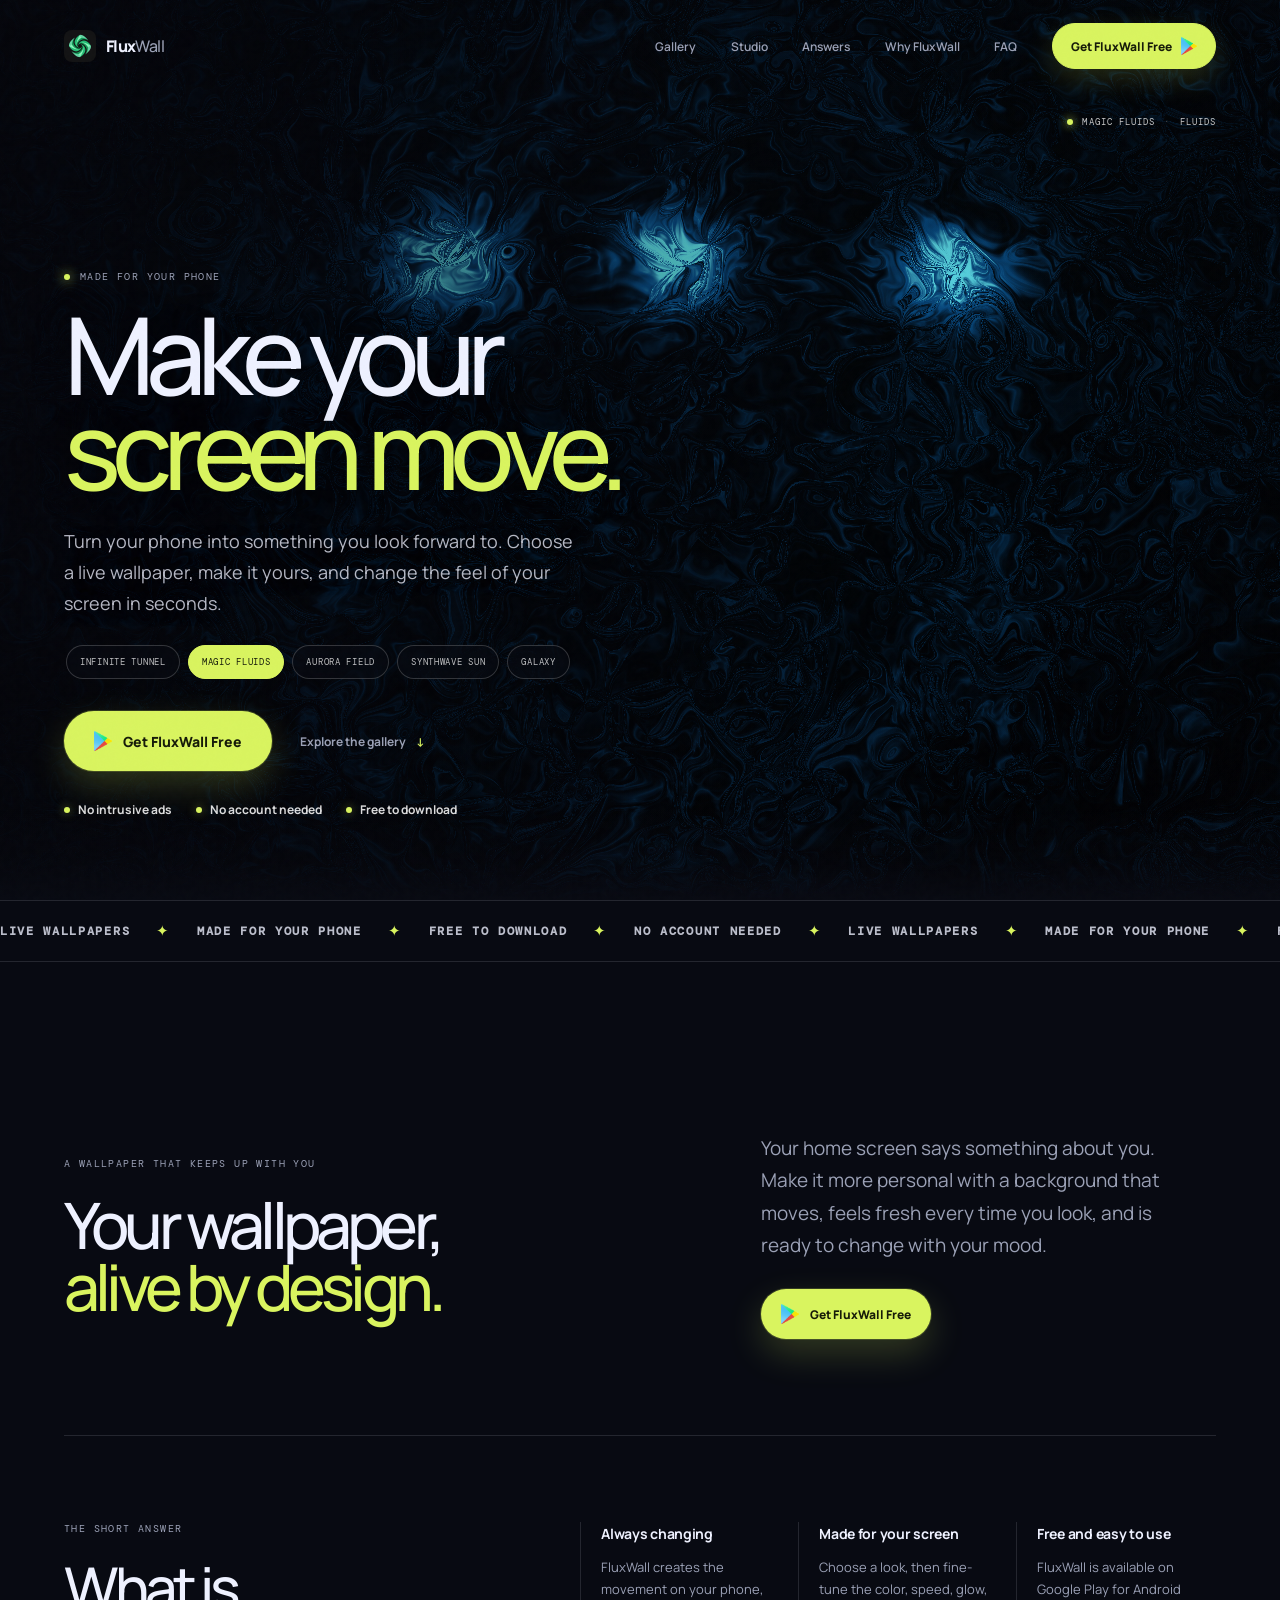
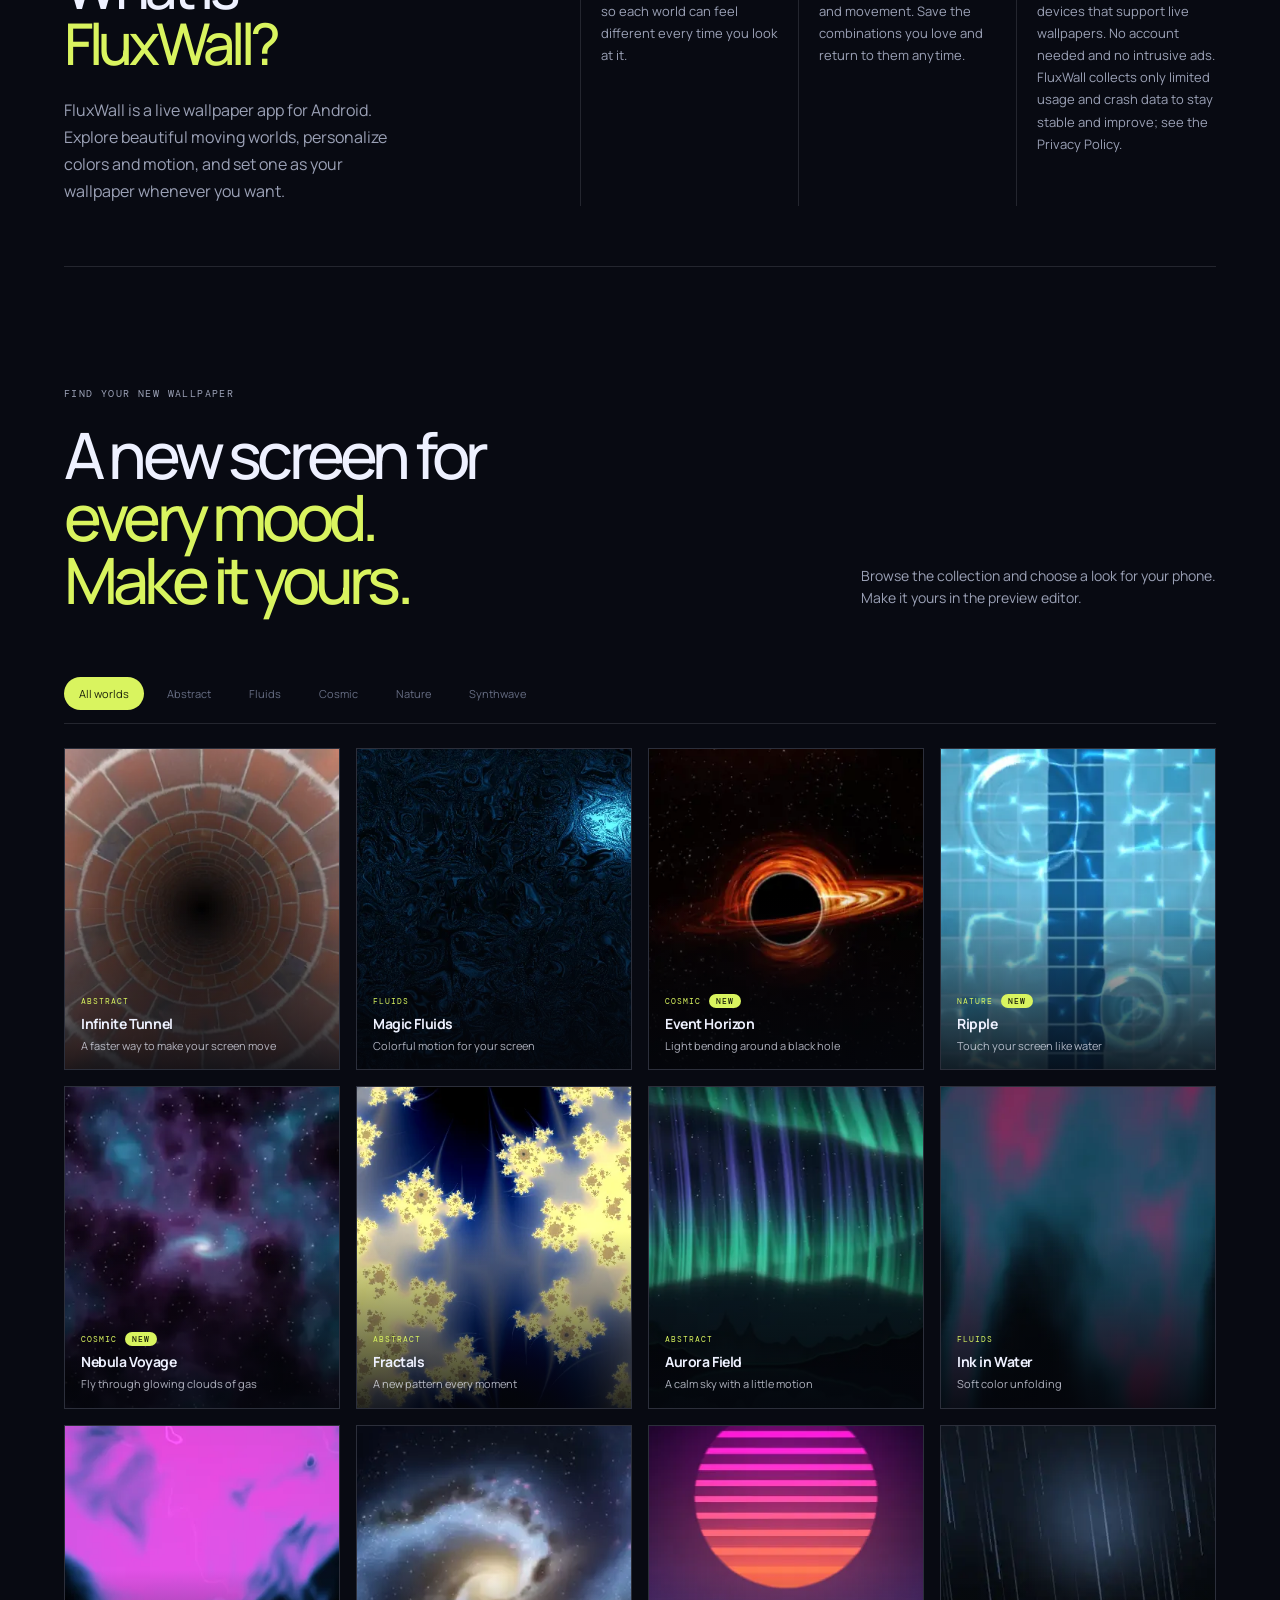
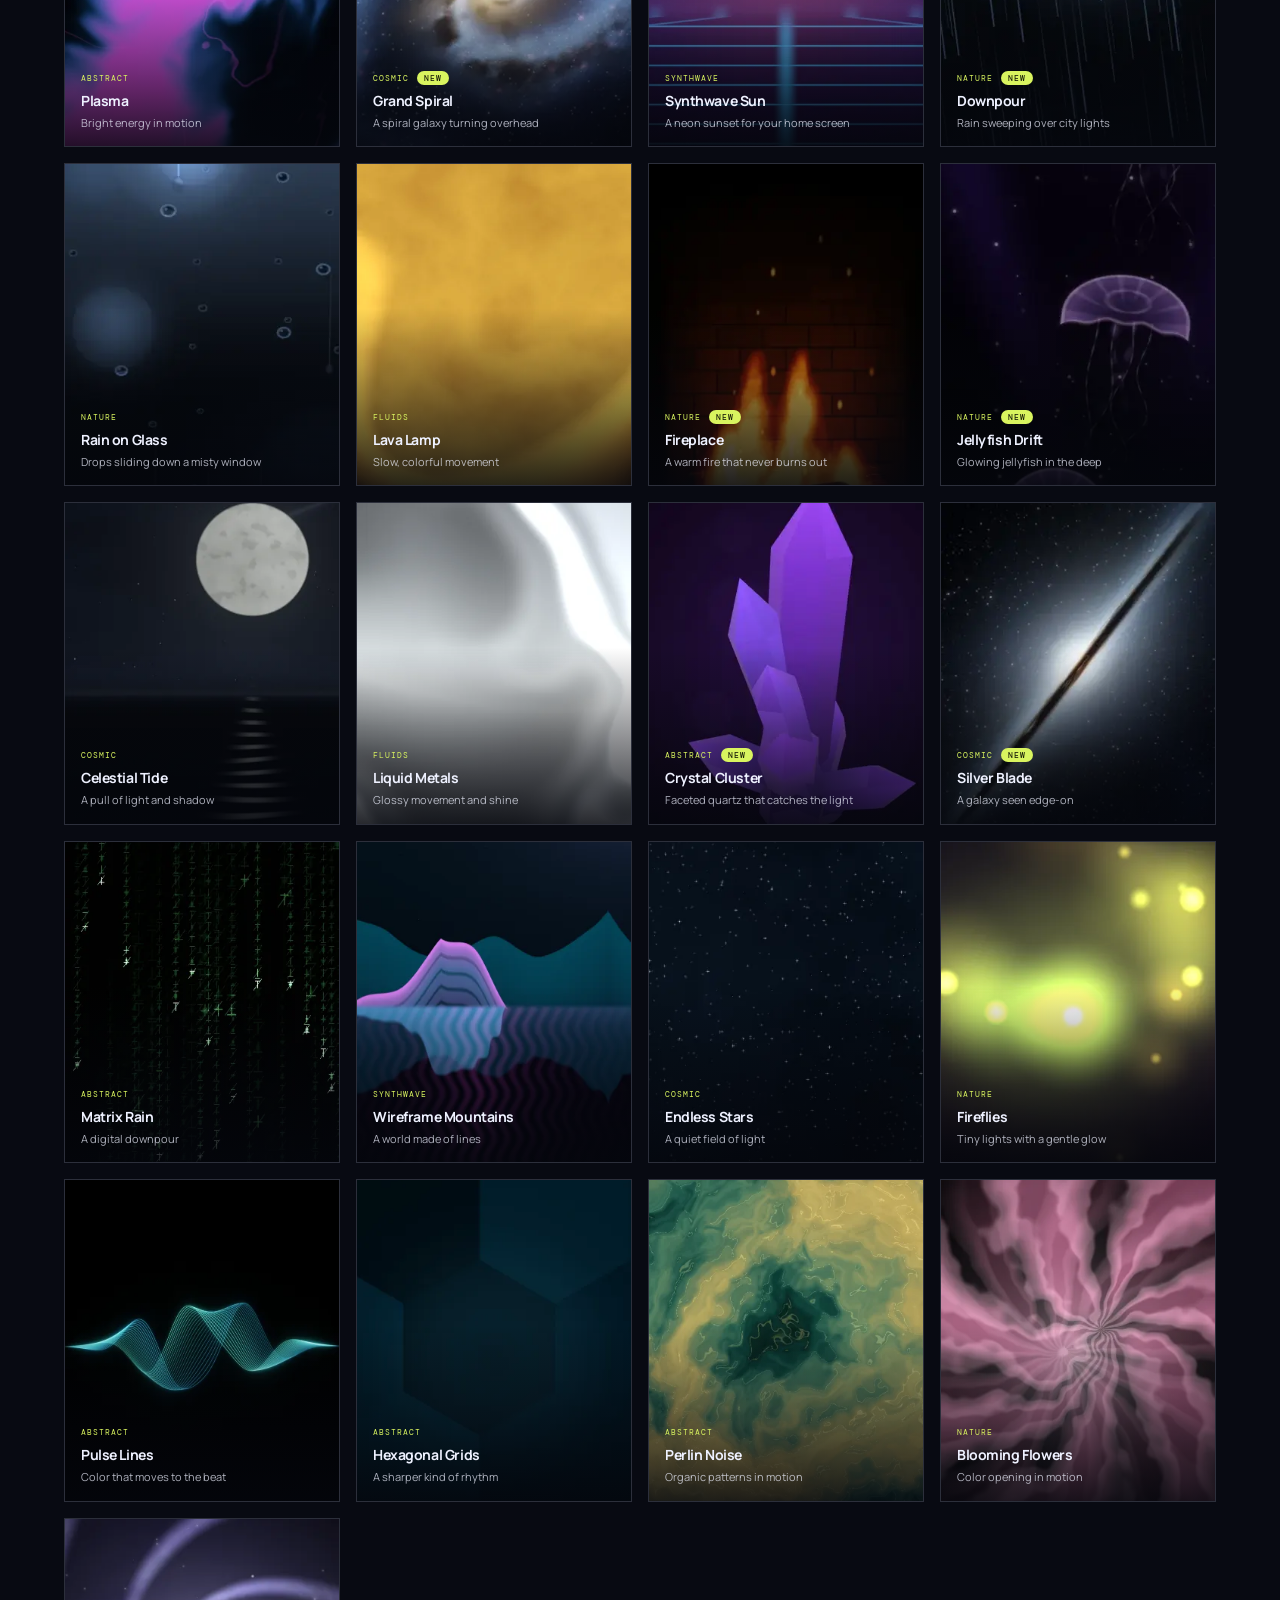
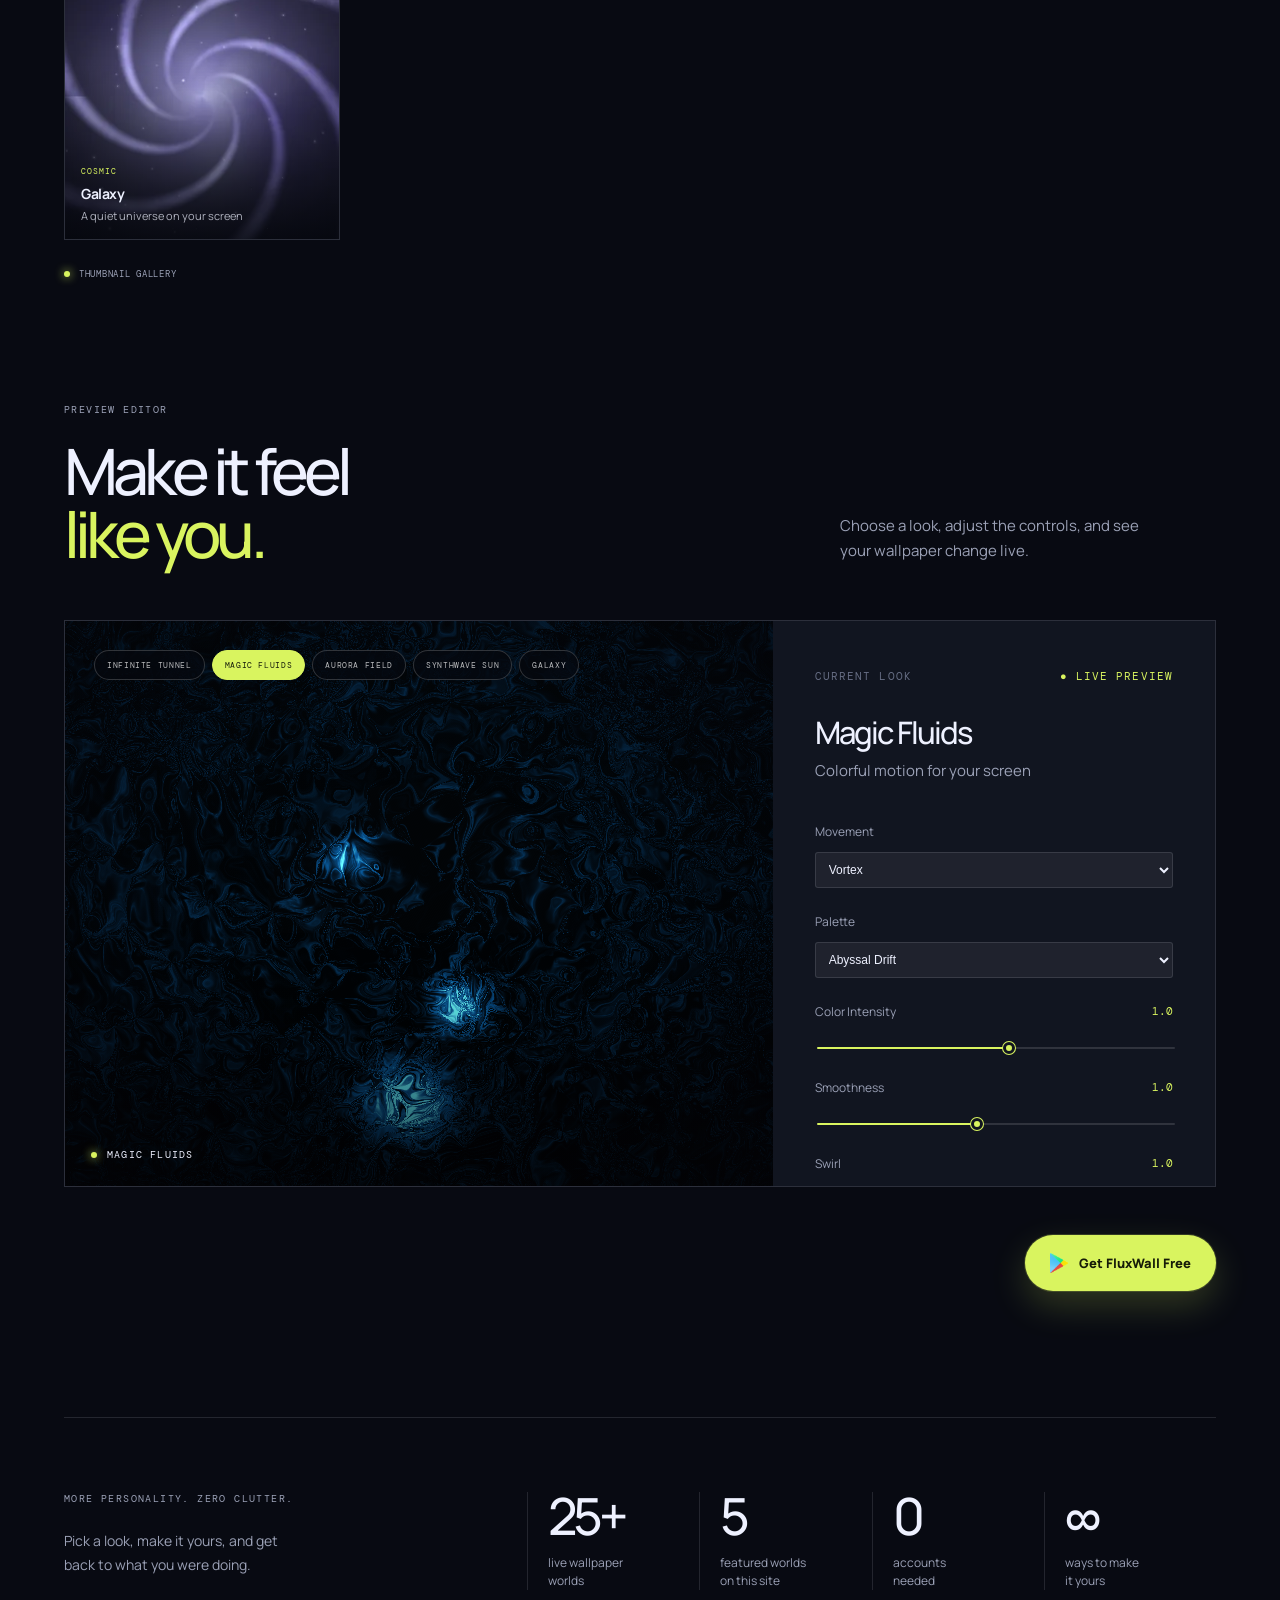
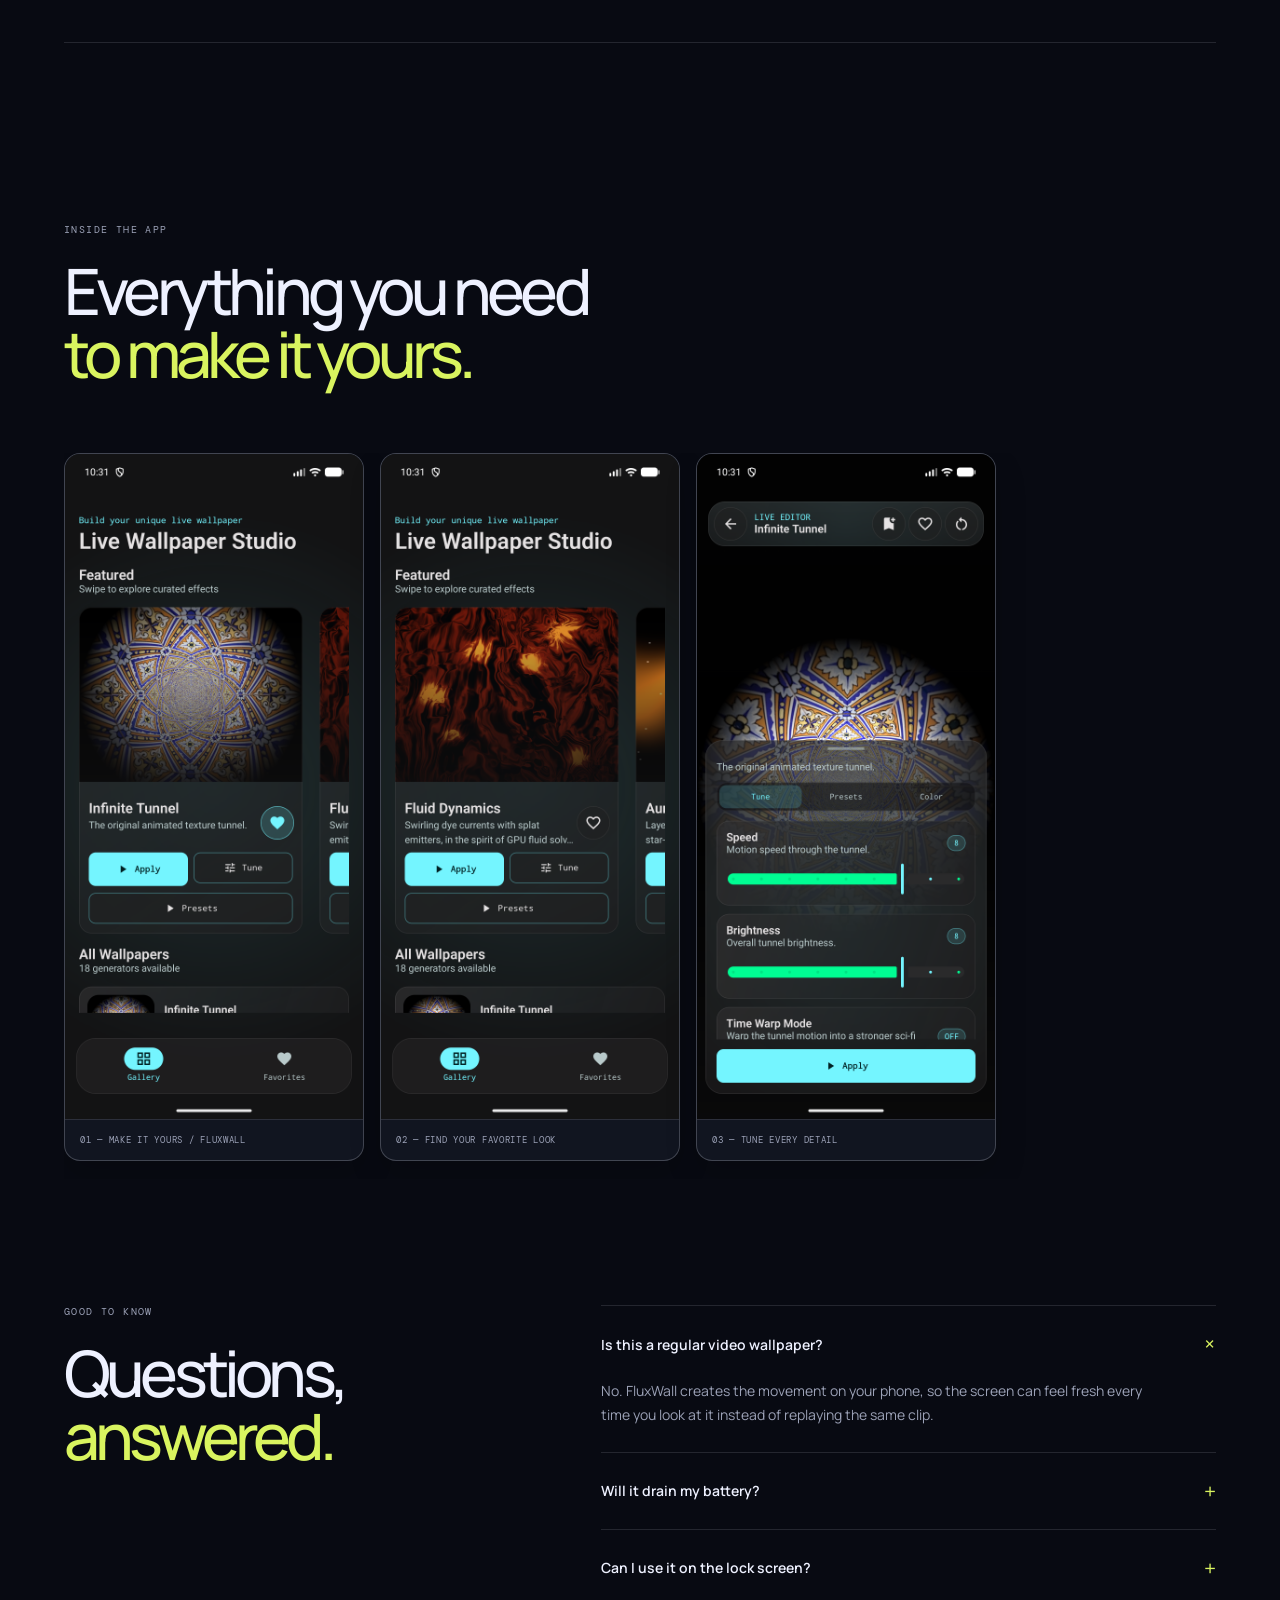
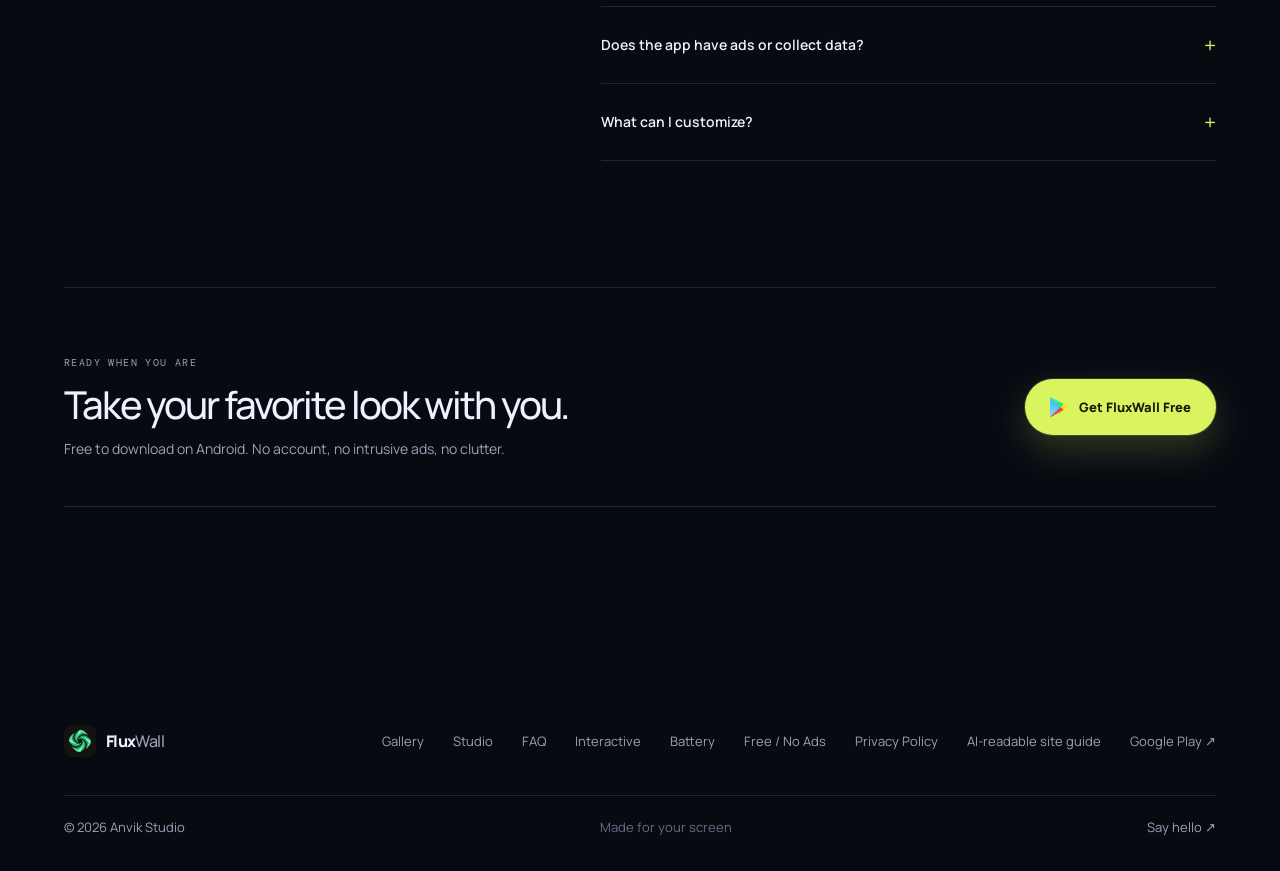
<file: index.html>
<!doctype html>
<html lang="en">
<head>
  <meta charset="UTF-8">
  <meta name="viewport" content="width=device-width, initial-scale=1">
  <meta name="theme-color" content="#080a12">
  <meta name="author" content="FluxWall">
  <meta name="description" content="Download FluxWall free for Android. Choose a live wallpaper, make it yours, and turn every screen into something worth looking at.">
  <meta name="robots" content="index, follow, max-image-preview:large, max-snippet:-1, max-video-preview:-1">
  <meta name="referrer" content="strict-origin-when-cross-origin">
  <meta property="og:locale" content="en_US">
  <meta property="og:site_name" content="FluxWall">
  <meta property="og:title" content="FluxWall — Live wallpapers for Android">
  <meta property="og:description" content="Choose a live wallpaper, make it yours, and download FluxWall free for Android.">
  <meta property="og:image" content="https://fluxwall.anvik.studio/assets/images/feature.jpg">
  <meta property="og:url" content="https://fluxwall.anvik.studio/">
  <meta property="og:type" content="website">
  <meta name="twitter:card" content="summary_large_image">
  <link rel="canonical" href="https://fluxwall.anvik.studio/">
  <link rel="alternate" type="text/plain" href="https://fluxwall.anvik.studio/llms.txt" title="FluxWall for AI and language models">
  <title>FluxWall — Live wallpapers for Android</title>
  <script type="application/ld+json">
  {
    "@context": "https://schema.org",
    "@graph": [
      {
        "@type": "Organization",
        "@id": "https://fluxwall.anvik.studio/#organization",
        "name": "Anvik Studio",
        "url": "https://anvik.studio",
        "logo": {
          "@type": "ImageObject",
          "url": "https://fluxwall.anvik.studio/assets/images/icon.png"
        },
        "sameAs": [
          "https://github.com/abhishekBansal/fluxwall"
        ]
      },
      {
        "@type": "WebSite",
        "@id": "https://fluxwall.anvik.studio/#website",
        "url": "https://fluxwall.anvik.studio/",
        "name": "FluxWall",
        "description": "A live wallpaper app for Android.",
        "inLanguage": "en-US",
        "publisher": {
          "@id": "https://fluxwall.anvik.studio/#organization"
        }
      },
      {
        "@type": "SoftwareApplication",
        "@id": "https://fluxwall.anvik.studio/#app",
        "name": "FluxWall",
        "url": "https://fluxwall.anvik.studio/",
        "description": "A free live wallpaper app for Android that lets you personalize your screen with beautiful moving backgrounds.",
        "applicationCategory": "MultimediaApplication",
        "applicationSubCategory": "Live Wallpaper",
        "operatingSystem": "Android",
        "downloadUrl": "https://play.google.com/store/apps/details?id=com.rrapps.infinitetunnel",
        "offers": {
          "@type": "Offer",
          "price": "0",
          "priceCurrency": "USD",
          "availability": "https://schema.org/InStock"
        },
        "isAccessibleForFree": true,
        "screenshot": {
          "@type": "ImageObject",
          "url": "https://fluxwall.anvik.studio/assets/screenshots/fluid_dynamics.png"
        }
      }
    ]
  }
  </script>
  <link rel="icon" href="assets/images/icon.png">
  <link rel="preconnect" href="https://fonts.googleapis.com">
  <link rel="preconnect" href="https://fonts.gstatic.com" crossorigin>
  <link href="https://fonts.googleapis.com/css2?family=DM+Mono:wght@400;500&family=Manrope:wght@400;500;600;700;800&display=swap" rel="stylesheet">
  <link rel="stylesheet" href="css/site.css">
</head>
<body>
  <div class="noise" aria-hidden="true"></div>
  <header class="site-header" data-header>
    <a class="brand" href="#top" aria-label="FluxWall home">
      <img class="brand-icon" src="assets/images/fluxwall-icon.png" alt="" />
      <span>Flux<span class="brand-muted">Wall</span></span>
    </a>
    <nav class="nav" data-nav>
      <a href="#gallery">Gallery</a>
      <a href="#studio">Studio</a>
      <a href="#answers">Answers</a>
      <a href="#how-it-works">Why FluxWall</a>
      <a href="#faq">FAQ</a>
      <a class="nav-download" href="https://play.google.com/store/apps/details?id=com.rrapps.infinitetunnel" target="_blank" rel="noreferrer">Get FluxWall Free <img class="google-play-icon" src="assets/images/google-play-icon.png" alt="" /></a>
    </nav>
    <button class="menu-toggle" type="button" aria-label="Open navigation" aria-expanded="false" data-menu-toggle><i></i><i></i></button>
  </header>

  <main id="top">
    <section class="hero">
      <div class="hero-visual" data-parallax aria-hidden="true">
        <div class="hero-canvas-wrap">
          <canvas class="stage__canvas" data-stage-canvas aria-label="Live moving wallpaper preview"></canvas>
          <div class="canvas-vignette"></div>
          <div class="canvas-caption"><span class="live-pulse"></span><span data-canvas-label>Magic Fluids</span><span class="caption-separator">·</span><span data-canvas-category>FLUIDS</span></div>
        </div>
      </div>
      <div class="hero-copy">
        <p class="eyebrow"><span class="eyebrow-dot"></span> Made for your phone</p>
        <h1>Make your<br><em>screen move.</em></h1>
        <p class="hero-lede">Turn your phone into something you look forward to. Choose a live wallpaper, make it yours, and change the feel of your screen in seconds.</p>
        <div class="hero-effect-switcher" role="tablist" aria-label="Choose a featured wallpaper" data-hero-effect-switcher></div>
        <div class="hero-actions">
          <a class="button button-primary button-hero" href="https://play.google.com/store/apps/details?id=com.rrapps.infinitetunnel" target="_blank" rel="noreferrer"><img class="google-play-icon" src="assets/images/google-play-icon.png" alt="" /> Get FluxWall Free</a>
          <a class="text-link" href="#gallery">Explore the gallery <span>↓</span></a>
        </div>
        <div class="hero-assurance" aria-label="FluxWall benefits"><span>No intrusive ads</span><span>No account needed</span><span>Free to download</span></div>
      </div>
    </section>

    <section class="ticker" aria-label="App highlights"><div class="ticker-track"><div class="ticker-set"><span>LIVE WALLPAPERS</span><b>✦</b><span>MADE FOR YOUR PHONE</span><b>✦</b><span>FREE TO DOWNLOAD</span><b>✦</b><span>NO ACCOUNT NEEDED</span><b>✦</b></div><div class="ticker-set" aria-hidden="true"><span>LIVE WALLPAPERS</span><b>✦</b><span>MADE FOR YOUR PHONE</span><b>✦</b><span>FREE TO DOWNLOAD</span><b>✦</b><span>NO ACCOUNT NEEDED</span><b>✦</b></div><div class="ticker-set" aria-hidden="true"><span>LIVE WALLPAPERS</span><b>✦</b><span>MADE FOR YOUR PHONE</span><b>✦</b><span>FREE TO DOWNLOAD</span><b>✦</b><span>NO ACCOUNT NEEDED</span><b>✦</b></div></div></section>

    <section class="intro section-shell" id="how-it-works">
      <div class="section-heading intro-heading"><p class="eyebrow">A wallpaper that keeps up with you</p><h2>Your wallpaper,<br><span>alive by design.</span></h2></div>
      <div class="intro-body"><p>Your home screen says something about you. Make it more personal with a background that moves, feels fresh every time you look, and is ready to change with your mood.</p><a class="button button-primary button-compact" href="https://play.google.com/store/apps/details?id=com.rrapps.infinitetunnel" target="_blank" rel="noreferrer"><img class="google-play-icon" src="assets/images/google-play-icon.png" alt="" /> Get FluxWall Free</a></div>
    </section>

    <section class="direct-answers section-shell" id="answers" aria-labelledby="answers-heading">
      <div class="direct-answers-intro">
        <p class="eyebrow">The short answer</p>
        <h2 id="answers-heading">What is<br><span>FluxWall?</span></h2>
        <p>FluxWall is a live wallpaper app for Android. Explore beautiful moving worlds, personalize colors and motion, and set one as your wallpaper whenever you want.</p>
      </div>
      <div class="answer-grid">
        <article class="answer-card"><h3>Always changing</h3><p>FluxWall creates the movement on your phone, so each world can feel different every time you look at it.</p></article>
        <article class="answer-card"><h3>Made for your screen</h3><p>Choose a look, then fine-tune the color, speed, glow, and movement. Save the combinations you love and return to them anytime.</p></article>
        <article class="answer-card"><h3>Free and easy to use</h3><p>FluxWall is available on Google Play for Android devices that support live wallpapers. No account needed and no intrusive ads. FluxWall collects only limited usage and crash data to stay stable and improve; see the Privacy Policy.</p></article>
      </div>
    </section>

    <section class="gallery section-shell" id="gallery">
      <div class="section-heading gallery-heading"><div><p class="eyebrow">Find your new wallpaper</p><h2>A new screen for<br><span>every mood.</span><br><em>Make it yours.</em></h2></div><p class="section-note">Browse the collection and choose a look for your phone.<br>Make it yours in the preview editor.</p></div>
      <div class="filter-row" role="tablist" aria-label="Effect categories"><button class="filter-button is-active" data-filter="all" role="tab">All worlds</button><button class="filter-button" data-filter="abstract" role="tab">Abstract</button><button class="filter-button" data-filter="fluids" role="tab">Fluids</button><button class="filter-button" data-filter="cosmic" role="tab">Cosmic</button><button class="filter-button" data-filter="nature" role="tab">Nature</button><button class="filter-button" data-filter="synthwave" role="tab">Synthwave</button></div>
      <div class="effect-grid" data-effect-grid></div>
      <noscript><p>Browse 25+ FluxWall live wallpaper worlds, including Event Horizon, Ripple, Nebula Voyage, Grand Spiral, Downpour, Rain on Glass, Fireplace, Jellyfish Drift, Crystal Cluster and Silver Blade. Enable JavaScript to view the thumbnail collection and filter by mood.</p></noscript>
      <div class="gallery-footer"><span><i class="live-pulse"></i> Thumbnail gallery</span></div>
    </section>

    <section class="preview-section section-shell" id="studio">
      <div class="preview-section-heading"><div><p class="eyebrow">Preview editor</p><h2>Make it feel<br><span>like you.</span></h2></div><p>Choose a look, adjust the controls, and see your wallpaper change live.</p></div>
      <div class="preview-workbench">
        <div class="studio-panel">
          <div class="studio-preview"><img class="studio-preview-fallback" data-studio-preview src="assets/screenshots/fluid_dynamics.png" alt=""><canvas class="studio-stage-canvas" data-studio-canvas aria-label="Magic Fluids live wallpaper preview"></canvas><div class="studio-preview-overlay"></div><div class="studio-effect-switcher" role="tablist" aria-label="Choose and preview a live wallpaper" data-studio-effect-switcher></div><div class="studio-preview-title"><span class="live-pulse"></span><span data-studio-label>Magic Fluids</span></div></div>
          <div class="controls-panel"><div class="controls-top"><span class="control-kicker">CURRENT LOOK</span><span class="control-status">● LIVE PREVIEW</span></div><h3 data-control-title>Magic Fluids</h3><p data-control-tagline>Colorful motion for your screen</p><div class="control-list" data-controls></div></div>
        </div>
      </div>
      <div class="preview-cta"><a class="button button-primary" href="https://play.google.com/store/apps/details?id=com.rrapps.infinitetunnel" target="_blank" rel="noreferrer"><img class="google-play-icon" src="assets/images/google-play-icon.png" alt="" /> Get FluxWall Free</a></div>
    </section>

    <section class="numbers section-shell"><div class="numbers-intro"><p class="eyebrow">More personality. Zero clutter.</p><p>Pick a look, make it yours, and get back to what you were doing.</p></div><div class="number-grid"><div><strong>25+</strong><span>live wallpaper<br>worlds</span></div><div><strong>5</strong><span>featured worlds<br>on this site</span></div><div><strong>0</strong><span>accounts<br>needed</span></div><div><strong>∞</strong><span>ways to make<br>it yours</span></div></div></section>

    <section class="screen-tour section-shell"><div class="section-heading"><p class="eyebrow">Inside the app</p><h2>Everything you need<br><span>to make it yours.</span></h2></div><div class="tour-layout" aria-label="FluxWall app screenshots" tabindex="0"><figure class="tour-shot"><img src="assets/images/01_studio_featured_tunnel.png" alt="FluxWall live wallpaper studio" loading="lazy"><figcaption>01 — Make it yours / FluxWall</figcaption></figure><figure class="tour-shot"><img src="assets/images/02_featured_fluid_dynamics.png" alt="Magic Fluids live wallpaper studio" loading="lazy"><figcaption>02 — Find your favorite look</figcaption></figure><figure class="tour-shot"><img src="assets/images/05_live_editor_tune.png" alt="FluxWall live editor tuning a wallpaper" loading="lazy"><figcaption>03 — Tune every detail</figcaption></figure></div></section>

    <section class="faq section-shell" id="faq"><div class="section-heading"><p class="eyebrow">Good to know</p><h2>Questions,<br><span>answered.</span></h2></div><div class="faq-list"><details open><summary>Is this a regular video wallpaper?<span>+</span></summary><p>No. FluxWall creates the movement on your phone, so the screen can feel fresh every time you look at it instead of replaying the same clip.</p></details><details><summary>Will it drain my battery?<span>+</span></summary><p>FluxWall is designed to be efficient. Android pauses the app when the screen is off, and you can choose device-friendly settings for motion and detail.</p></details><details><summary>Can I use it on the lock screen?<span>+</span></summary><p>Yes, on Android versions and launchers that support lock-screen live wallpapers. The wallpaper picker will show the options available on your device.</p></details><details><summary>Does the app have ads or collect data?<span>+</span></summary><p>No account is needed and there are no intrusive ads. FluxWall collects only limited usage and crash data to keep the app stable and improve it, with no personal details like your name or email. The app works without an internet connection, and your favorites and presets stay on your device. See the <a href="privacy_policy.html">Privacy Policy</a> for details.</p></details><details><summary>What can I customize?<span>+</span></summary><p>Every wallpaper has its own controls for color, speed, glow, and movement. Start with a favorite, then make it feel like yours.</p></details></div></section>

    <section class="install-strip section-shell" aria-label="Install FluxWall"><div><p class="eyebrow">Ready when you are</p><strong>Take your favorite look with you.</strong><span>Free to download on Android. No account, no intrusive ads, no clutter.</span></div><a class="button button-primary" href="https://play.google.com/store/apps/details?id=com.rrapps.infinitetunnel" target="_blank" rel="noreferrer"><img class="google-play-icon" src="assets/images/google-play-icon.png" alt="" /> Get FluxWall Free</a></section>

  </main>

  <footer class="footer section-shell"><div class="footer-top"><a class="brand" href="#top"><img class="brand-icon" src="assets/images/fluxwall-icon.png" alt="" /><span>Flux<span class="brand-muted">Wall</span></span></a><div class="footer-links"><a href="#gallery">Gallery</a><a href="#studio">Studio</a><a href="#faq">FAQ</a><a href="interactive-live-wallpaper-android.html">Interactive</a><a href="live-wallpaper-battery.html">Battery</a><a href="free-live-wallpaper-no-ads.html">Free / No Ads</a><a href="privacy_policy.html">Privacy Policy</a><a href="https://fluxwall.anvik.studio/llms.txt">AI-readable site guide</a><a href="https://play.google.com/store/apps/details?id=com.rrapps.infinitetunnel" target="_blank" rel="noreferrer">Google Play ↗</a></div></div><div class="footer-bottom"><span>© <span data-year></span> <a href="https://anvik.studio" target="_blank" rel="noreferrer">Anvik Studio</a></span><span>Made for your screen</span><a href="mailto:support@anvik.studio">Say hello ↗</a></div></footer>
  <div class="sticky-download"><span>Make your screen yours.</span><a href="https://play.google.com/store/apps/details?id=com.rrapps.infinitetunnel" target="_blank" rel="noreferrer"><img class="google-play-icon" src="assets/images/google-play-icon.png" alt="" /> Get FluxWall Free</a></div>
  <script type="module" src="js/app.js"></script>
</body>
</html>
</file>
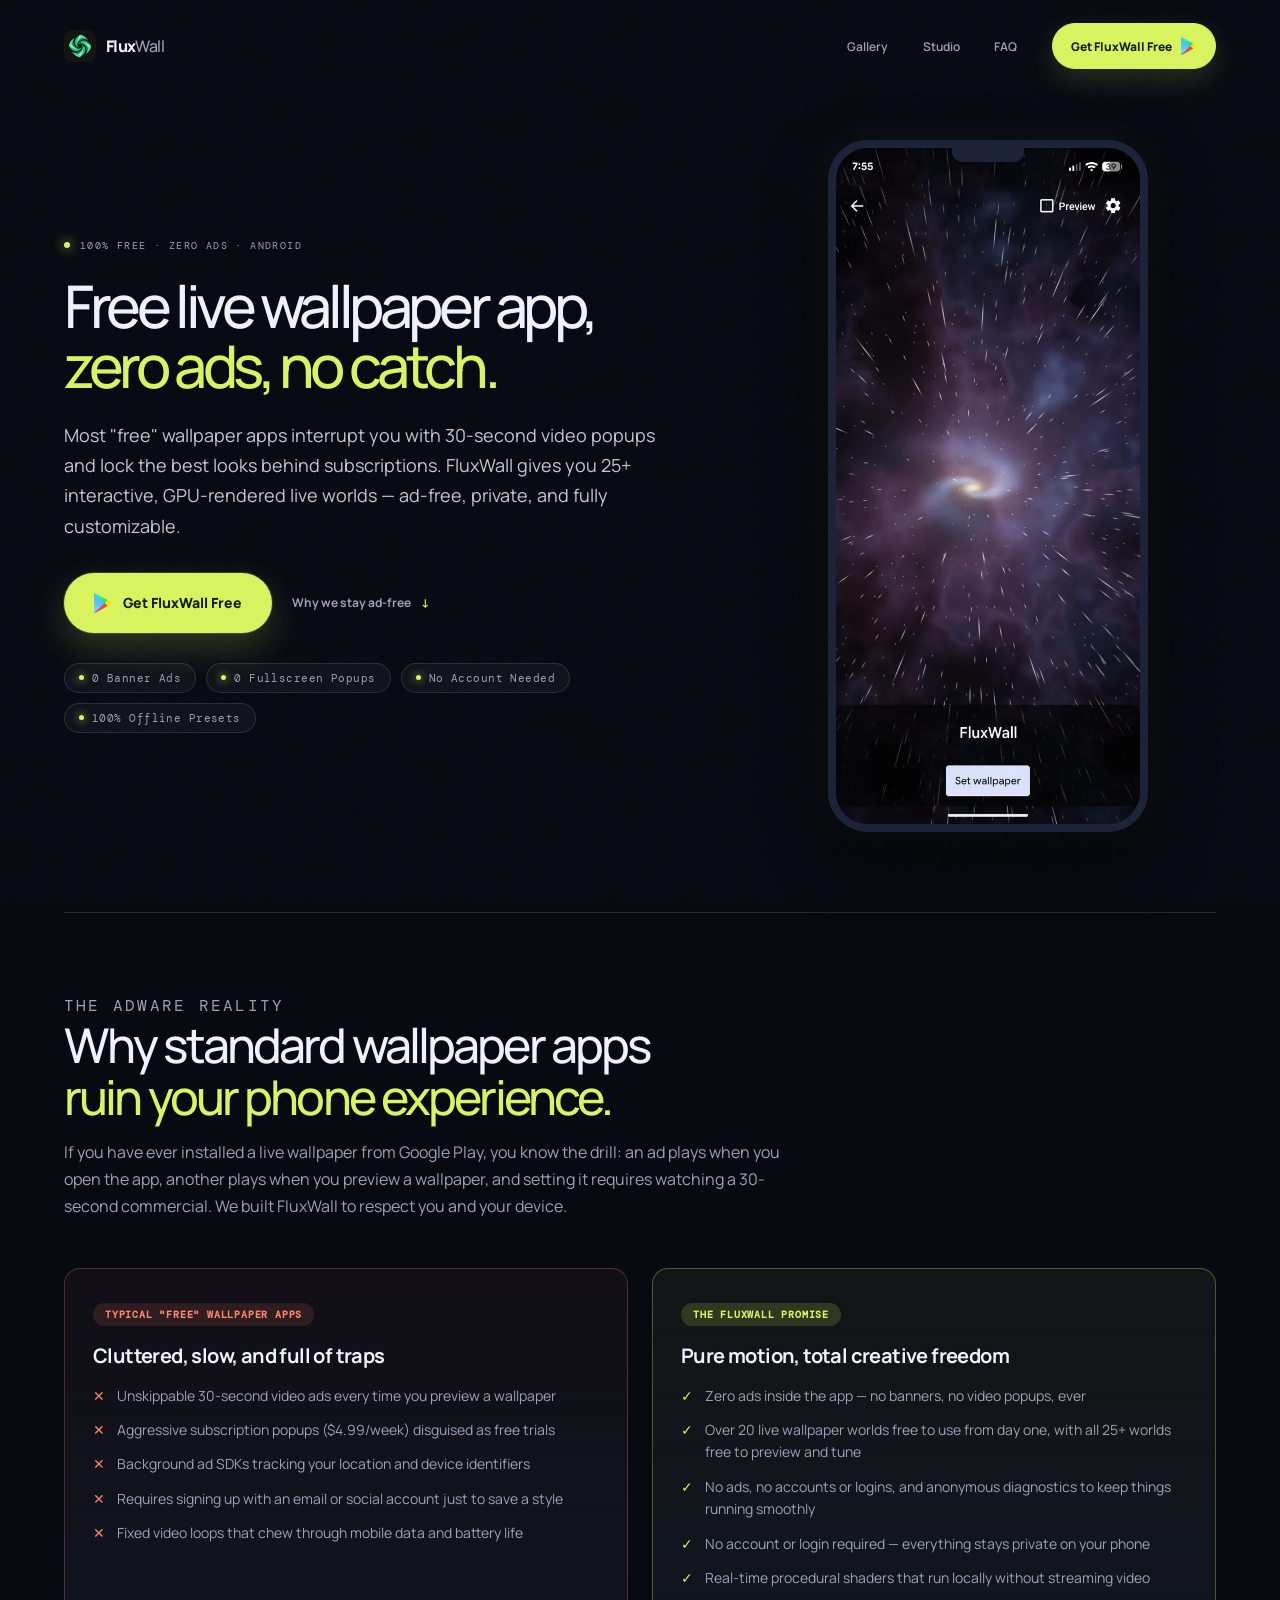
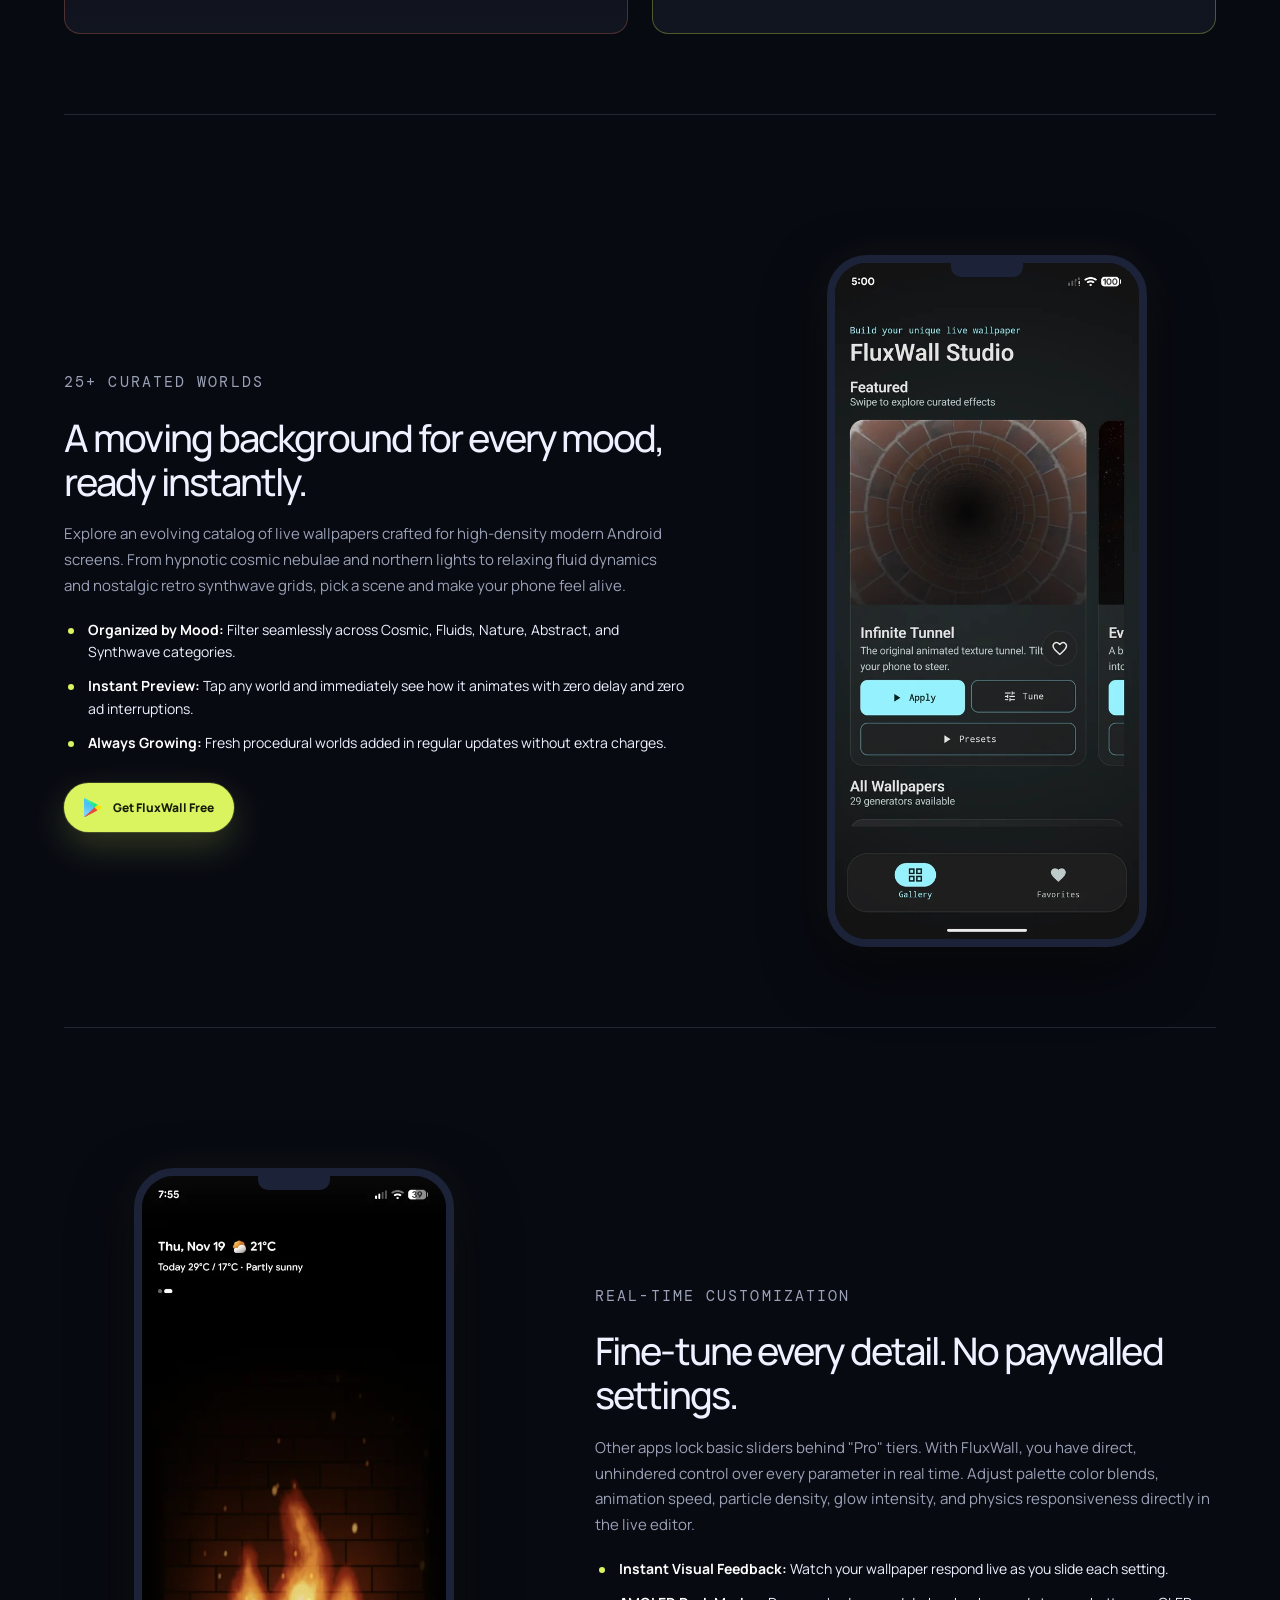
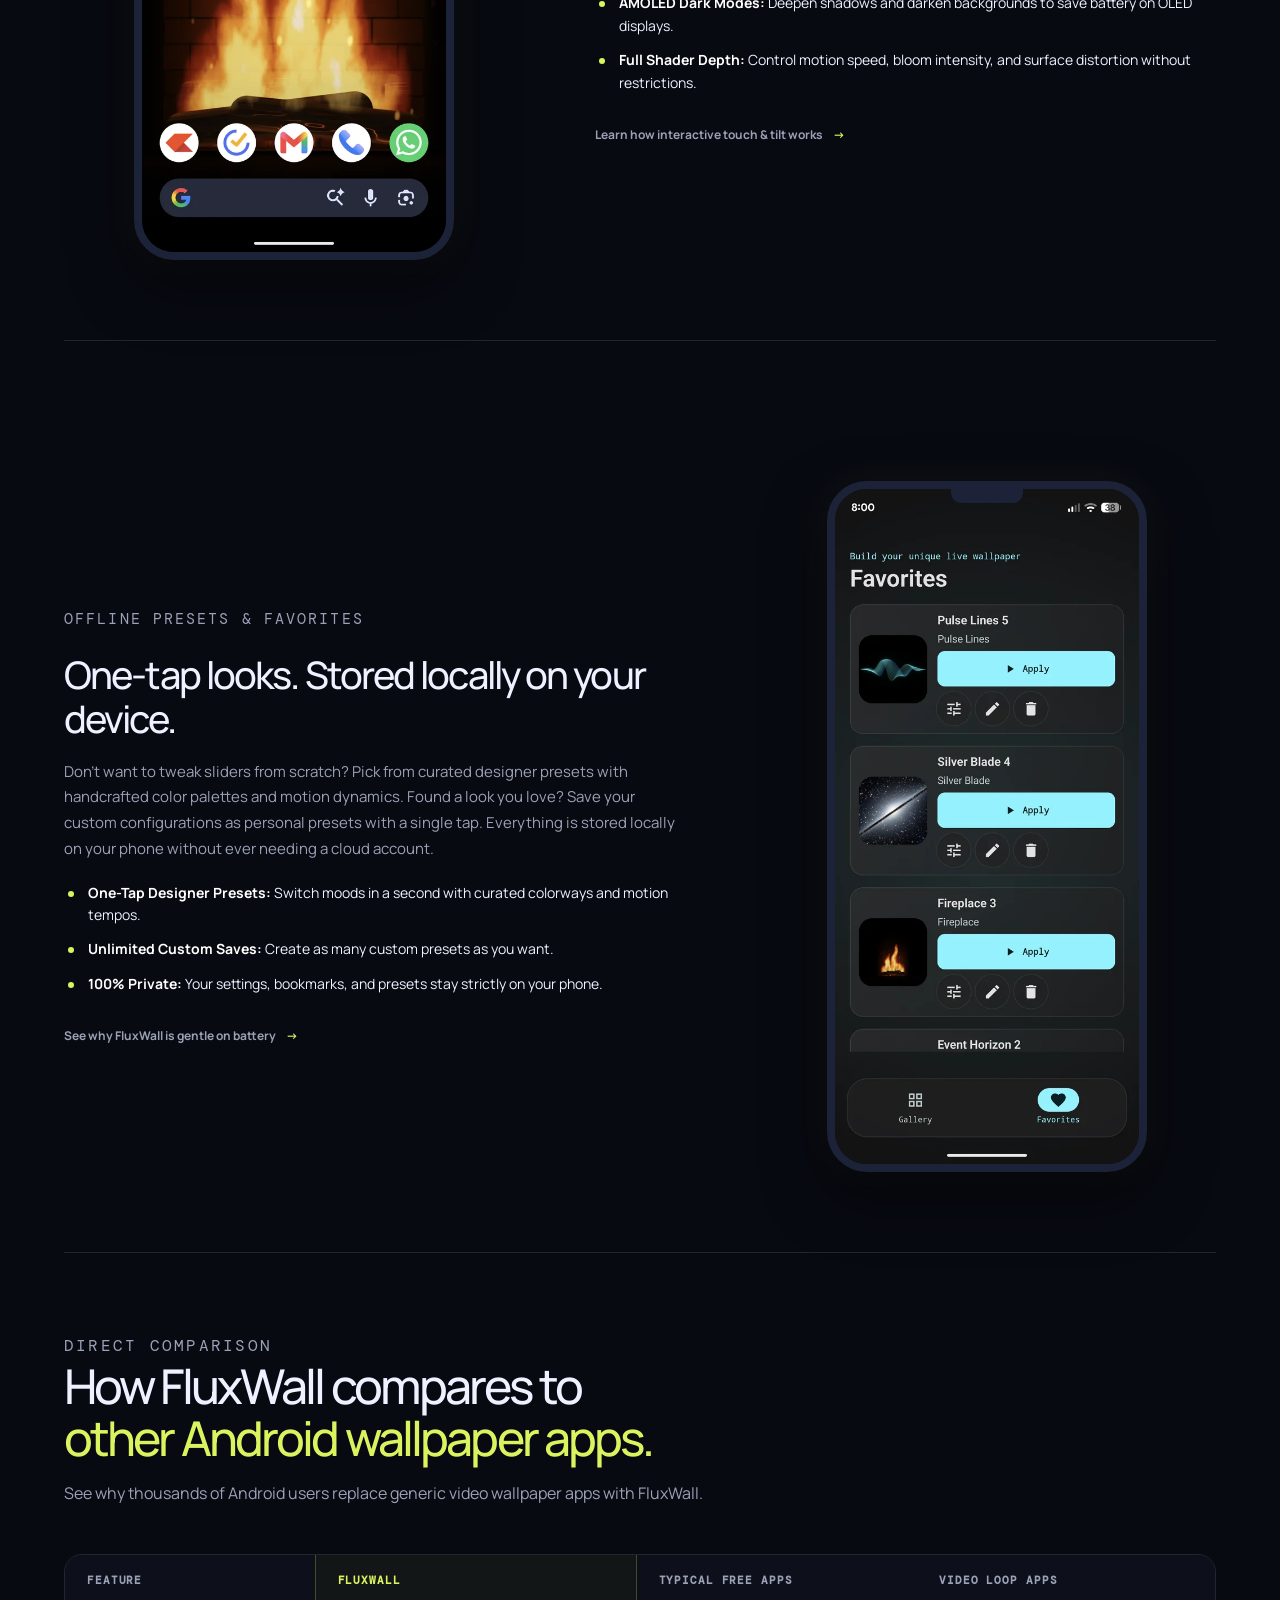
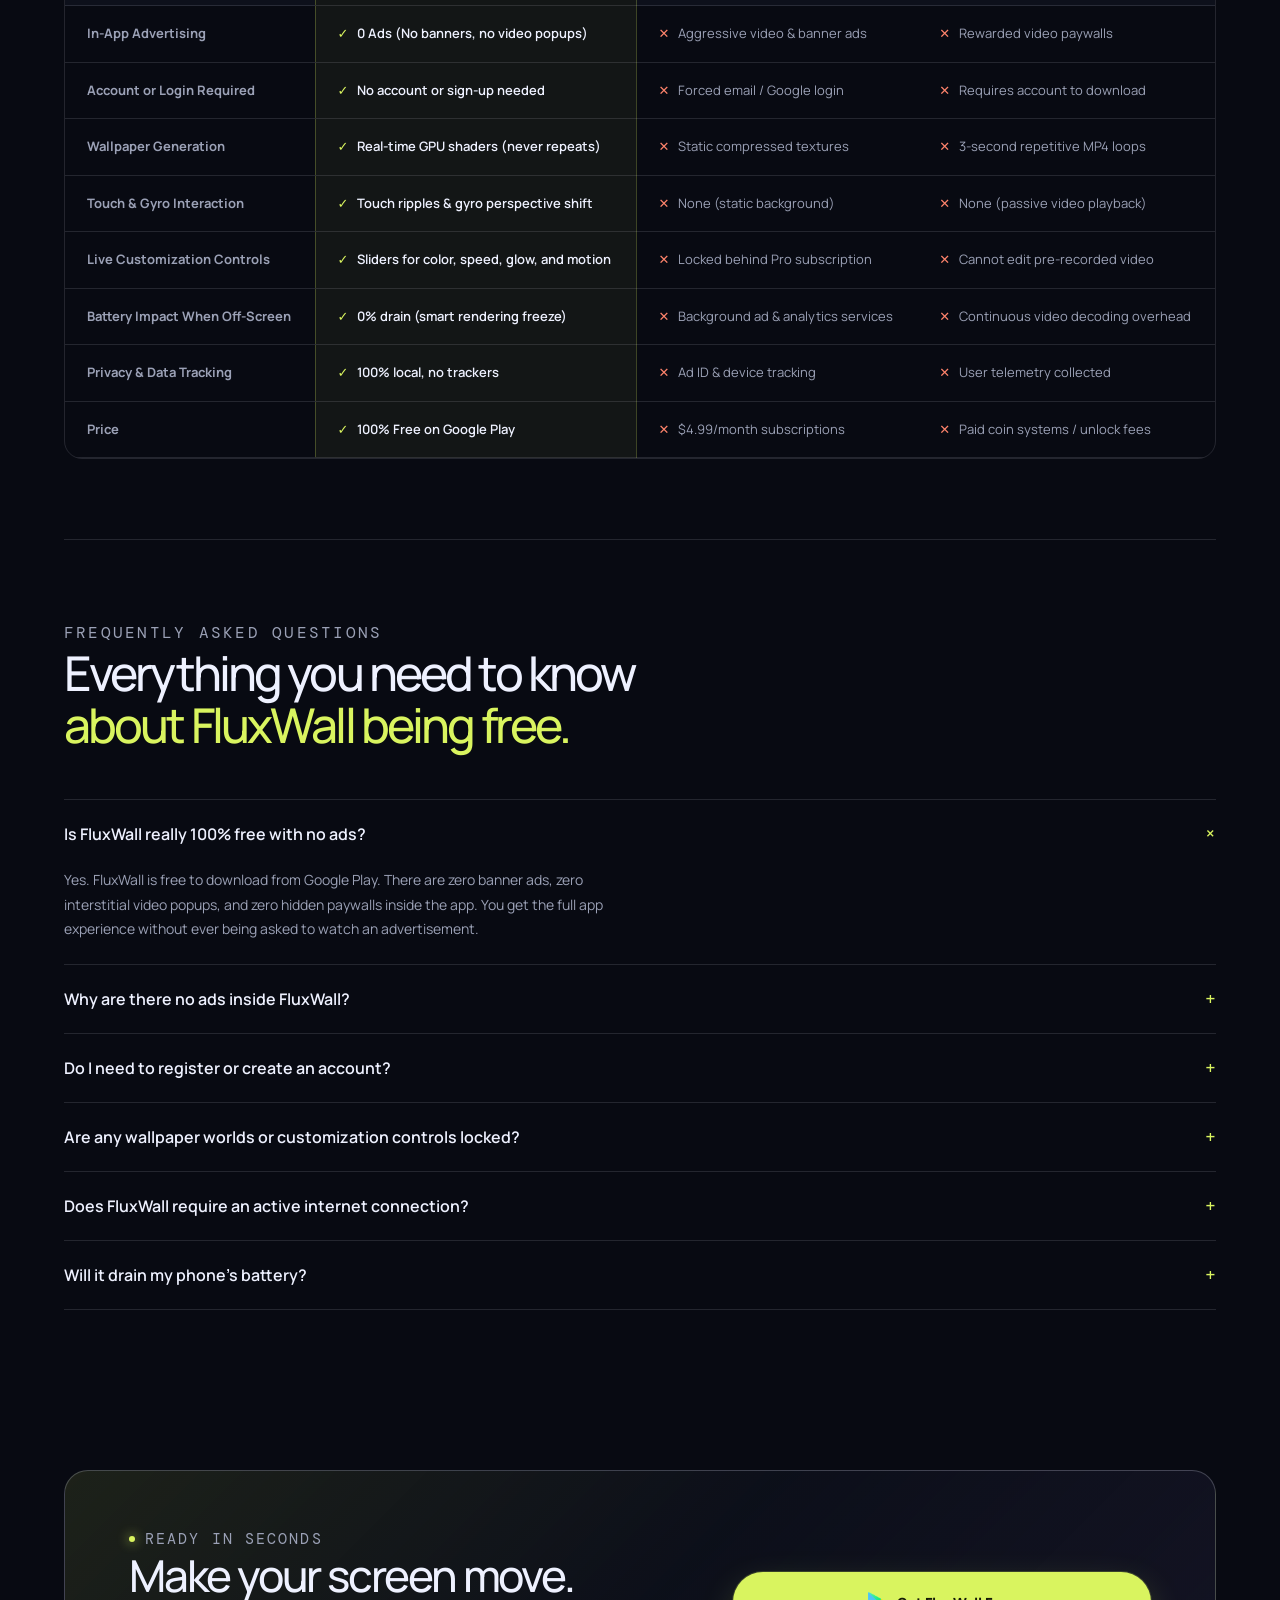
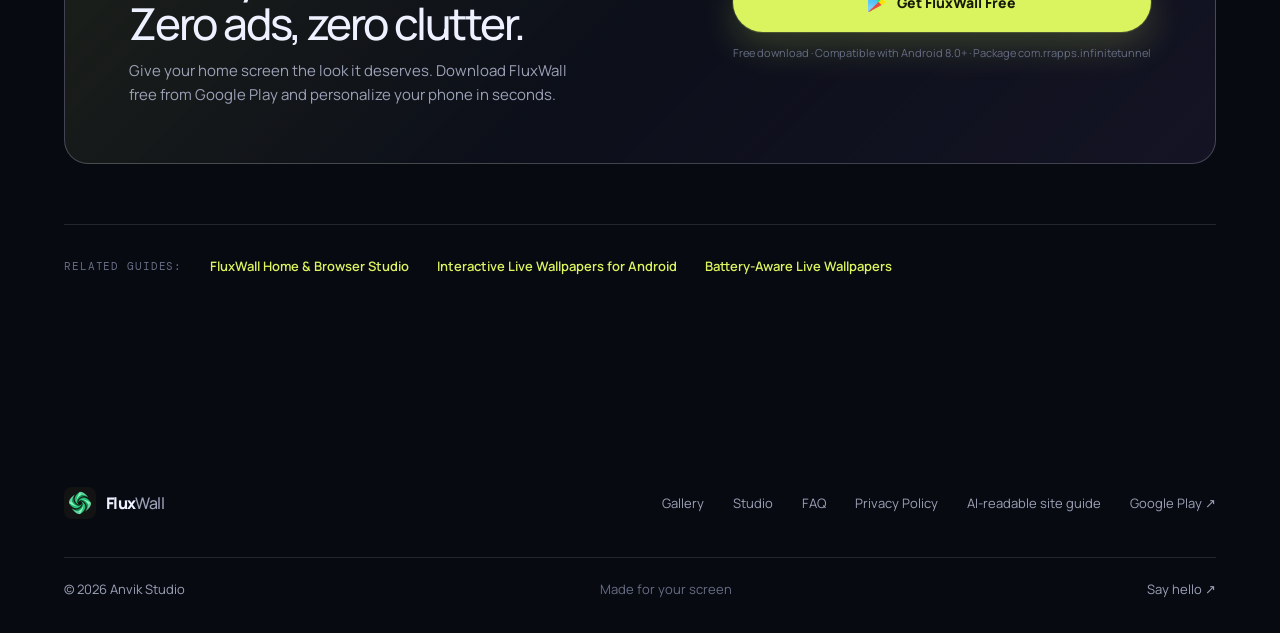
<file: free-live-wallpaper-no-ads.html>
<!doctype html>
<html lang="en">
<head>
  <meta charset="UTF-8">
  <meta name="viewport" content="width=device-width, initial-scale=1">
  <meta name="theme-color" content="#080a12">
  <meta name="author" content="FluxWall">
  <meta name="description" content="Tired of wallpaper apps packed with unskippable ads? FluxWall is a 100% free live wallpaper app for Android with zero ads, zero tracking, and no account required.">
  <meta name="robots" content="index, follow, max-image-preview:large, max-snippet:-1, max-video-preview:-1">
  <meta name="referrer" content="strict-origin-when-cross-origin">
  <meta property="og:locale" content="en_US">
  <meta property="og:site_name" content="FluxWall">
  <meta property="og:title" content="Free Live Wallpaper App for Android — 100% Ad-Free | FluxWall">
  <meta property="og:description" content="A free live wallpaper app for Android with no ads, no subscription paywalls, and no account required. Explore 25+ customizable live worlds.">
  <meta property="og:image" content="https://fluxwall.anvik.studio/assets/images/feature.jpg">
  <meta property="og:url" content="https://fluxwall.anvik.studio/free-live-wallpaper-no-ads.html">
  <meta property="og:type" content="website">
  <meta name="twitter:card" content="summary_large_image">
  <meta name="twitter:title" content="Free Live Wallpaper App for Android — 100% Ad-Free | FluxWall">
  <meta name="twitter:description" content="No ads, no subscription paywalls, no tracking. Download FluxWall free on Google Play.">
  <meta name="twitter:image" content="https://fluxwall.anvik.studio/assets/images/feature.jpg">
  <link rel="canonical" href="https://fluxwall.anvik.studio/free-live-wallpaper-no-ads.html">
  <title>Free Live Wallpaper App for Android — 100% Ad-Free | FluxWall</title>
  <script type="application/ld+json">
  {
    "@context": "https://schema.org",
    "@graph": [
      {
        "@type": "WebPage",
        "@id": "https://fluxwall.anvik.studio/free-live-wallpaper-no-ads.html#webpage",
        "url": "https://fluxwall.anvik.studio/free-live-wallpaper-no-ads.html",
        "name": "Free Live Wallpaper App for Android — 100% Ad-Free | FluxWall",
        "description": "Tired of wallpaper apps packed with unskippable ads? FluxWall is a 100% free live wallpaper app for Android with zero ads, zero tracking, and no account required.",
        "inLanguage": "en-US",
        "isPartOf": {
          "@id": "https://fluxwall.anvik.studio/#website"
        },
        "about": {
          "@id": "https://fluxwall.anvik.studio/#app"
        }
      },
      {
        "@type": "SoftwareApplication",
        "@id": "https://fluxwall.anvik.studio/#app",
        "name": "FluxWall",
        "url": "https://fluxwall.anvik.studio/",
        "description": "A free live wallpaper app for Android featuring real-time customizable wallpapers with zero ads and no account required.",
        "applicationCategory": "PersonalizationApplication",
        "applicationSubCategory": "Live Wallpaper",
        "operatingSystem": "Android",
        "downloadUrl": "https://play.google.com/store/apps/details?id=com.rrapps.infinitetunnel",
        "offers": {
          "@type": "Offer",
          "price": "0",
          "priceCurrency": "USD",
          "availability": "https://schema.org/InStock"
        },
        "isAccessibleForFree": true
      },
      {
        "@type": "FAQPage",
        "@id": "https://fluxwall.anvik.studio/free-live-wallpaper-no-ads.html#faq",
        "mainEntity": [
          {
            "@type": "Question",
            "name": "Is FluxWall really 100% free with no ads?",
            "acceptedAnswer": {
              "@type": "Answer",
              "text": "Yes. FluxWall is completely free to download from Google Play. There are zero banner ads, zero interstitial video popups, and zero hidden paywalls inside the app."
            }
          },
          {
            "@type": "Question",
            "name": "Why are there no ads inside FluxWall?",
            "acceptedAnswer": {
              "@type": "Answer",
              "text": "We built FluxWall because we believe your phone's wallpaper should be a peaceful, personal space. Advertising SDKs bloat app size, drain battery in the background, and ruin the experience with intrusive interruptions."
            }
          },
          {
            "@type": "Question",
            "name": "Do I need to register or create an account?",
            "acceptedAnswer": {
              "@type": "Answer",
              "text": "No. FluxWall does not require an email, phone number, or login. You install the app and immediately start personalizing wallpapers. All presets and saved favorites stay safely on your device."
            }
          },
          {
            "@type": "Question",
            "name": "Are any wallpaper worlds or customization controls locked behind a subscription?",
            "acceptedAnswer": {
              "@type": "Answer",
              "text": "Every single one of the 25+ live wallpaper worlds and all customization controls (colors, speed, particles, glow, and motion) are completely free to preview and tune in the editor. Over 20 worlds are 100% free to apply from day one, with optional premium wallpapers unlockable individually or via FluxWall Pro."
            }
          },
          {
            "@type": "Question",
            "name": "Does FluxWall require an active internet connection?",
            "acceptedAnswer": {
              "@type": "Answer",
              "text": "No. All wallpapers are procedural shader programs that run locally on your phone's GPU. They do not stream video files from external servers, so FluxWall works completely offline."
            }
          }
        ]
      }
    ]
  }
  </script>
  <link rel="icon" href="assets/images/icon.png">
  <link rel="preconnect" href="https://fonts.googleapis.com">
  <link rel="preconnect" href="https://fonts.gstatic.com" crossorigin>
  <link href="https://fonts.googleapis.com/css2?family=DM+Mono:wght@400;500&family=Manrope:wght@400;500;600;700;800&display=swap" rel="stylesheet">
  <link rel="stylesheet" href="css/site.css">
</head>
<body>
  <div class="noise" aria-hidden="true"></div>
  <header class="site-header" data-header>
    <a class="brand" href="/" aria-label="FluxWall home">
      <img class="brand-icon" src="assets/images/fluxwall-icon.png" alt="" />
      <span>Flux<span class="brand-muted">Wall</span></span>
    </a>
    <nav class="nav" data-nav>
      <a href="/#gallery">Gallery</a>
      <a href="/#studio">Studio</a>
      <a href="/#faq">FAQ</a>
      <a class="nav-download" href="https://play.google.com/store/apps/details?id=com.rrapps.infinitetunnel" target="_blank" rel="noreferrer">Get FluxWall Free <img class="google-play-icon" src="assets/images/google-play-icon.png" alt="" /></a>
    </nav>
    <button class="menu-toggle" type="button" aria-label="Open navigation" aria-expanded="false" data-menu-toggle><i></i><i></i></button>
  </header>

  <main class="landing-shell">
    <section class="landing-hero">
      <div class="landing-hero-copy">
        <p class="eyebrow"><span class="eyebrow-dot"></span> 100% Free · Zero Ads · Android</p>
        <h1>Free live wallpaper app,<br><em>zero ads, no catch.</em></h1>
        <p class="lede">Most "free" wallpaper apps interrupt you with 30-second video popups and lock the best looks behind subscriptions. FluxWall gives you 25+ interactive, GPU-rendered live worlds — ad-free, private, and fully customizable.</p>
        <div class="landing-hero-actions">
          <a class="button button-primary button-hero" href="https://play.google.com/store/apps/details?id=com.rrapps.infinitetunnel" target="_blank" rel="noreferrer"><img class="google-play-icon" src="assets/images/google-play-icon.png" alt="" /> Get FluxWall Free</a>
          <a class="text-link" href="#why-no-ads">Why we stay ad-free <span>↓</span></a>
        </div>
        <ul class="trust-chips">
          <li class="trust-chip">0 Banner Ads</li>
          <li class="trust-chip">0 Fullscreen Popups</li>
          <li class="trust-chip">No Account Needed</li>
          <li class="trust-chip">100% Offline Presets</li>
        </ul>
      </div>
      <div class="mockup-wrap">
        <div class="phone-mockup">
          <picture>
            <source srcset="assets/screenshots/device_homescreen.webp" type="image/webp">
            <img src="assets/screenshots/device_homescreen.png" alt="FluxWall live wallpaper running smoothly on an Android phone home screen" width="320" height="711" fetchpriority="high">
          </picture>
        </div>
      </div>
    </section>

    <!-- Problem vs Solution Breakdown -->
    <section class="landing-section" id="why-no-ads">
      <div class="landing-section-intro">
        <p class="eyebrow">The Adware Reality</p>
        <h2>Why standard wallpaper apps<br><span>ruin your phone experience.</span></h2>
        <p>If you have ever installed a live wallpaper from Google Play, you know the drill: an ad plays when you open the app, another plays when you preview a wallpaper, and setting it requires watching a 30-second commercial. We built FluxWall to respect you and your device.</p>
      </div>

      <div class="problem-solution-grid">
        <div class="audit-card is-problem">
          <span class="audit-badge">Typical "Free" Wallpaper Apps</span>
          <h3>Cluttered, slow, and full of traps</h3>
          <ul class="audit-list">
            <li>Unskippable 30-second video ads every time you preview a wallpaper</li>
            <li>Aggressive subscription popups ($4.99/week) disguised as free trials</li>
            <li>Background ad SDKs tracking your location and device identifiers</li>
            <li>Requires signing up with an email or social account just to save a style</li>
            <li>Fixed video loops that chew through mobile data and battery life</li>
          </ul>
        </div>

        <div class="audit-card is-solution">
          <span class="audit-badge">The FluxWall Promise</span>
          <h3>Pure motion, total creative freedom</h3>
          <ul class="audit-list">
            <li>Zero ads inside the app — no banners, no video popups, ever</li>
            <li>Over 20 live wallpaper worlds free to use from day one, with all 25+ worlds free to preview and tune</li>
            <li>No ads, no accounts or logins, and anonymous diagnostics to keep things running smoothly</li>
            <li>No account or login required — everything stays private on your phone</li>
            <li>Real-time procedural shaders that run locally without streaming video</li>
          </ul>
        </div>
      </div>
    </section>

    <!-- Feature Showcase 1: Gallery -->
    <section class="landing-section">
      <div class="feature-showcase">
        <div class="feature-showcase-copy">
          <p class="feature-kicker">25+ Curated Worlds</p>
          <h3>A moving background for every mood, ready instantly.</h3>
          <p>Explore an evolving catalog of live wallpapers crafted for high-density modern Android screens. From hypnotic cosmic nebulae and northern lights to relaxing fluid dynamics and nostalgic retro synthwave grids, pick a scene and make your phone feel alive.</p>
          <ul class="feature-points">
            <li><strong>Organized by Mood:</strong> Filter seamlessly across Cosmic, Fluids, Nature, Abstract, and Synthwave categories.</li>
            <li><strong>Instant Preview:</strong> Tap any world and immediately see how it animates with zero delay and zero ad interruptions.</li>
            <li><strong>Always Growing:</strong> Fresh procedural worlds added in regular updates without extra charges.</li>
          </ul>
          <a class="button button-primary button-compact" href="https://play.google.com/store/apps/details?id=com.rrapps.infinitetunnel" target="_blank" rel="noreferrer"><img class="google-play-icon" src="assets/images/google-play-icon.png" alt="" /> Get FluxWall Free</a>
        </div>
        <div class="mockup-wrap">
          <div class="phone-mockup">
            <picture>
              <source srcset="assets/screenshots/device_gallery.webp" type="image/webp">
              <img src="assets/screenshots/device_gallery.png" alt="FluxWall gallery view showcasing 25+ live wallpapers with category filters" width="320" height="711" loading="lazy">
            </picture>
          </div>
        </div>
      </div>
    </section>

    <!-- Feature Showcase 2: Live Editor -->
    <section class="landing-section">
      <div class="feature-showcase is-reverse">
        <div class="feature-showcase-copy">
          <p class="feature-kicker">Real-Time Customization</p>
          <h3>Fine-tune every detail. No paywalled settings.</h3>
          <p>Other apps lock basic sliders behind "Pro" tiers. With FluxWall, you have direct, unhindered control over every parameter in real time. Adjust palette color blends, animation speed, particle density, glow intensity, and physics responsiveness directly in the live editor.</p>
          <ul class="feature-points">
            <li><strong>Instant Visual Feedback:</strong> Watch your wallpaper respond live as you slide each setting.</li>
            <li><strong>AMOLED Dark Modes:</strong> Deepen shadows and darken backgrounds to save battery on OLED displays.</li>
            <li><strong>Full Shader Depth:</strong> Control motion speed, bloom intensity, and surface distortion without restrictions.</li>
          </ul>
          <a class="text-link" href="interactive-live-wallpaper-android.html">Learn how interactive touch & tilt works <span>→</span></a>
        </div>
        <div class="mockup-wrap">
          <div class="phone-mockup">
            <picture>
              <source srcset="assets/screenshots/device_live_editor.webp" type="image/webp">
              <img src="assets/screenshots/device_live_editor.png" alt="FluxWall real-time live editor tuning speed, glow, and color sliders" width="320" height="711" loading="lazy">
            </picture>
          </div>
        </div>
      </div>
    </section>

    <!-- Feature Showcase 3: Presets & Favorites -->
    <section class="landing-section">
      <div class="feature-showcase">
        <div class="feature-showcase-copy">
          <p class="feature-kicker">Offline Presets & Favorites</p>
          <h3>One-tap looks. Stored locally on your device.</h3>
          <p>Don't want to tweak sliders from scratch? Pick from curated designer presets with handcrafted color palettes and motion dynamics. Found a look you love? Save your custom configurations as personal presets with a single tap. Everything is stored locally on your phone without ever needing a cloud account.</p>
          <ul class="feature-points">
            <li><strong>One-Tap Designer Presets:</strong> Switch moods in a second with curated colorways and motion tempos.</li>
            <li><strong>Unlimited Custom Saves:</strong> Create as many custom presets as you want.</li>
            <li><strong>100% Private:</strong> Your settings, bookmarks, and presets stay strictly on your phone.</li>
          </ul>
          <a class="text-link" href="live-wallpaper-battery.html">See why FluxWall is gentle on battery <span>→</span></a>
        </div>
        <div class="mockup-wrap">
          <div class="phone-mockup">
            <picture>
              <source srcset="assets/screenshots/device_presets_library.webp" type="image/webp">
              <img src="assets/screenshots/device_presets_library.png" alt="FluxWall preset library showing one-tap designer colorways" width="320" height="711" loading="lazy">
            </picture>
          </div>
        </div>
      </div>
    </section>

    <!-- Comparison Table -->
    <section class="landing-section">
      <div class="landing-section-intro">
        <p class="eyebrow">Direct Comparison</p>
        <h2>How FluxWall compares to<br><span>other Android wallpaper apps.</span></h2>
        <p>See why thousands of Android users replace generic video wallpaper apps with FluxWall.</p>
      </div>

      <div class="comparison-wrap">
        <table class="comparison-table">
          <thead>
            <tr>
              <th>Feature</th>
              <th class="col-highlight">FluxWall</th>
              <th>Typical Free Apps</th>
              <th>Video Loop Apps</th>
            </tr>
          </thead>
          <tbody>
            <tr>
              <td><strong>In-App Advertising</strong></td>
              <td class="col-highlight"><span class="check-lime">✓</span> 0 Ads (No banners, no video popups)</td>
              <td><span class="cross-muted">✕</span> Aggressive video & banner ads</td>
              <td><span class="cross-muted">✕</span> Rewarded video paywalls</td>
            </tr>
            <tr>
              <td><strong>Account or Login Required</strong></td>
              <td class="col-highlight"><span class="check-lime">✓</span> No account or sign-up needed</td>
              <td><span class="cross-muted">✕</span> Forced email / Google login</td>
              <td><span class="cross-muted">✕</span> Requires account to download</td>
            </tr>
            <tr>
              <td><strong>Wallpaper Generation</strong></td>
              <td class="col-highlight"><span class="check-lime">✓</span> Real-time GPU shaders (never repeats)</td>
              <td><span class="cross-muted">✕</span> Static compressed textures</td>
              <td><span class="cross-muted">✕</span> 3-second repetitive MP4 loops</td>
            </tr>
            <tr>
              <td><strong>Touch & Gyro Interaction</strong></td>
              <td class="col-highlight"><span class="check-lime">✓</span> Touch ripples & gyro perspective shift</td>
              <td><span class="cross-muted">✕</span> None (static background)</td>
              <td><span class="cross-muted">✕</span> None (passive video playback)</td>
            </tr>
            <tr>
              <td><strong>Live Customization Controls</strong></td>
              <td class="col-highlight"><span class="check-lime">✓</span> Sliders for color, speed, glow, and motion</td>
              <td><span class="cross-muted">✕</span> Locked behind Pro subscription</td>
              <td><span class="cross-muted">✕</span> Cannot edit pre-recorded video</td>
            </tr>
            <tr>
              <td><strong>Battery Impact When Off-Screen</strong></td>
              <td class="col-highlight"><span class="check-lime">✓</span> 0% drain (smart rendering freeze)</td>
              <td><span class="cross-muted">✕</span> Background ad & analytics services</td>
              <td><span class="cross-muted">✕</span> Continuous video decoding overhead</td>
            </tr>
            <tr>
              <td><strong>Privacy & Data Tracking</strong></td>
              <td class="col-highlight"><span class="check-lime">✓</span> 100% local, no trackers</td>
              <td><span class="cross-muted">✕</span> Ad ID & device tracking</td>
              <td><span class="cross-muted">✕</span> User telemetry collected</td>
            </tr>
            <tr>
              <td><strong>Price</strong></td>
              <td class="col-highlight"><span class="check-lime">✓</span> 100% Free on Google Play</td>
              <td><span class="cross-muted">✕</span> $4.99/month subscriptions</td>
              <td><span class="cross-muted">✕</span> Paid coin systems / unlock fees</td>
            </tr>
          </tbody>
        </table>
      </div>
    </section>

    <!-- FAQ Accordion -->
    <section class="landing-section">
      <div class="landing-section-intro">
        <p class="eyebrow">Frequently Asked Questions</p>
        <h2>Everything you need to know<br><span>about FluxWall being free.</span></h2>
      </div>

      <div class="landing-faq">
        <details open>
          <summary>Is FluxWall really 100% free with no ads? <span>+</span></summary>
          <p>Yes. FluxWall is free to download from Google Play. There are zero banner ads, zero interstitial video popups, and zero hidden paywalls inside the app. You get the full app experience without ever being asked to watch an advertisement.</p>
        </details>
        <details>
          <summary>Why are there no ads inside FluxWall? <span>+</span></summary>
          <p>We built FluxWall because we believe your phone's home screen should be a calm, beautiful space that reflects your style. Advertising SDKs bloat app downloads, drain battery power in the background, and disrupt your creative flow with frustrating timers. We prefer building software people genuinely enjoy using.</p>
        </details>
        <details>
          <summary>Do I need to register or create an account? <span>+</span></summary>
          <p>No. FluxWall does not require an email address, phone number, or social login. You install the app from Google Play and immediately start exploring wallpapers. Your presets, favorites, and settings are saved locally on your phone.</p>
        </details>
        <details>
          <summary>Are any wallpaper worlds or customization controls locked? <span>+</span></summary>
          <p>Every single one of the 25+ live wallpaper worlds and all customization controls (colors, speed, particles, glow, and motion) are free to preview and customize in our editor. Over 20 worlds are completely free to apply from day one, with optional premium worlds available individually or via FluxWall Pro.</p>
        </details>
        <details>
          <summary>Does FluxWall require an active internet connection? <span>+</span></summary>
          <p>No. All FluxWall wallpapers are procedural shader programs that run locally on your phone's GPU. They do not stream video files from remote servers, which means FluxWall works completely offline with zero mobile data consumption.</p>
        </details>
        <details>
          <summary>Will it drain my phone's battery? <span>+</span></summary>
          <p>FluxWall is designed with smart lifecycle listeners. When your phone screen turns off or when you open another app, FluxWall stops drawing entirely. Read our detailed technical breakdown on our <a href="live-wallpaper-battery.html">battery guide</a>.</p>
        </details>
      </div>
    </section>

    <!-- High-Converting CTA Banner -->
    <section class="landing-cta-banner">
      <div>
        <p class="eyebrow"><span class="eyebrow-dot"></span> Ready in seconds</p>
        <h2>Make your screen move.<br>Zero ads, zero clutter.</h2>
        <p>Give your home screen the look it deserves. Download FluxWall free from Google Play and personalize your phone in seconds.</p>
      </div>
      <div class="landing-cta-actions">
        <a class="button button-primary button-hero" href="https://play.google.com/store/apps/details?id=com.rrapps.infinitetunnel" target="_blank" rel="noreferrer"><img class="google-play-icon" src="assets/images/google-play-icon.png" alt="" /> Get FluxWall Free</a>
        <p class="content-note">Free download · Compatible with Android 8.0+ · Package com.rrapps.infinitetunnel</p>
      </div>
    </section>

    <!-- Internal Linking Navigation -->
    <nav class="landing-related-nav" aria-label="Explore more FluxWall guides">
      <span>Related Guides:</span>
      <a href="/">FluxWall Home & Browser Studio</a>
      <a href="interactive-live-wallpaper-android.html">Interactive Live Wallpapers for Android</a>
      <a href="live-wallpaper-battery.html">Battery-Aware Live Wallpapers</a>
    </nav>
  </main>

  <footer class="footer section-shell">
    <div class="footer-top">
      <a class="brand" href="/">
        <img class="brand-icon" src="assets/images/fluxwall-icon.png" alt="" />
        <span>Flux<span class="brand-muted">Wall</span></span>
      </a>
      <div class="footer-links">
        <a href="/#gallery">Gallery</a>
        <a href="/#studio">Studio</a>
        <a href="/#faq">FAQ</a>
        <a href="privacy_policy.html">Privacy Policy</a>
        <a href="https://fluxwall.anvik.studio/llms.txt">AI-readable site guide</a>
        <a href="https://play.google.com/store/apps/details?id=com.rrapps.infinitetunnel" target="_blank" rel="noreferrer">Google Play ↗</a>
      </div>
    </div>
    <div class="footer-bottom">
      <span>© <span data-year></span> <a href="https://anvik.studio" target="_blank" rel="noreferrer">Anvik Studio</a></span>
      <span>Made for your screen</span>
      <a href="mailto:support@anvik.studio">Say hello ↗</a>
    </div>
  </footer>

  <div class="sticky-download">
    <span>Make your screen yours.</span>
    <a href="https://play.google.com/store/apps/details?id=com.rrapps.infinitetunnel" target="_blank" rel="noreferrer"><img class="google-play-icon" src="assets/images/google-play-icon.png" alt="" /> Get FluxWall Free</a>
  </div>

  <script>
    (function () {
      var header = document.querySelector('[data-header]'), nav = document.querySelector('[data-nav]'), menu = document.querySelector('[data-menu-toggle]');
      window.addEventListener('scroll', function () { header.classList.toggle('is-scrolled', window.scrollY > 30); }, { passive: true });
      menu.addEventListener('click', function () {
        var open = nav.classList.toggle('is-open');
        menu.setAttribute('aria-expanded', String(open));
        document.body.classList.toggle('menu-open', open);
      });
      var year = document.querySelector('[data-year]'); if (year) year.textContent = new Date().getFullYear();
    })();
  </script>
</body>
</html>
</file>
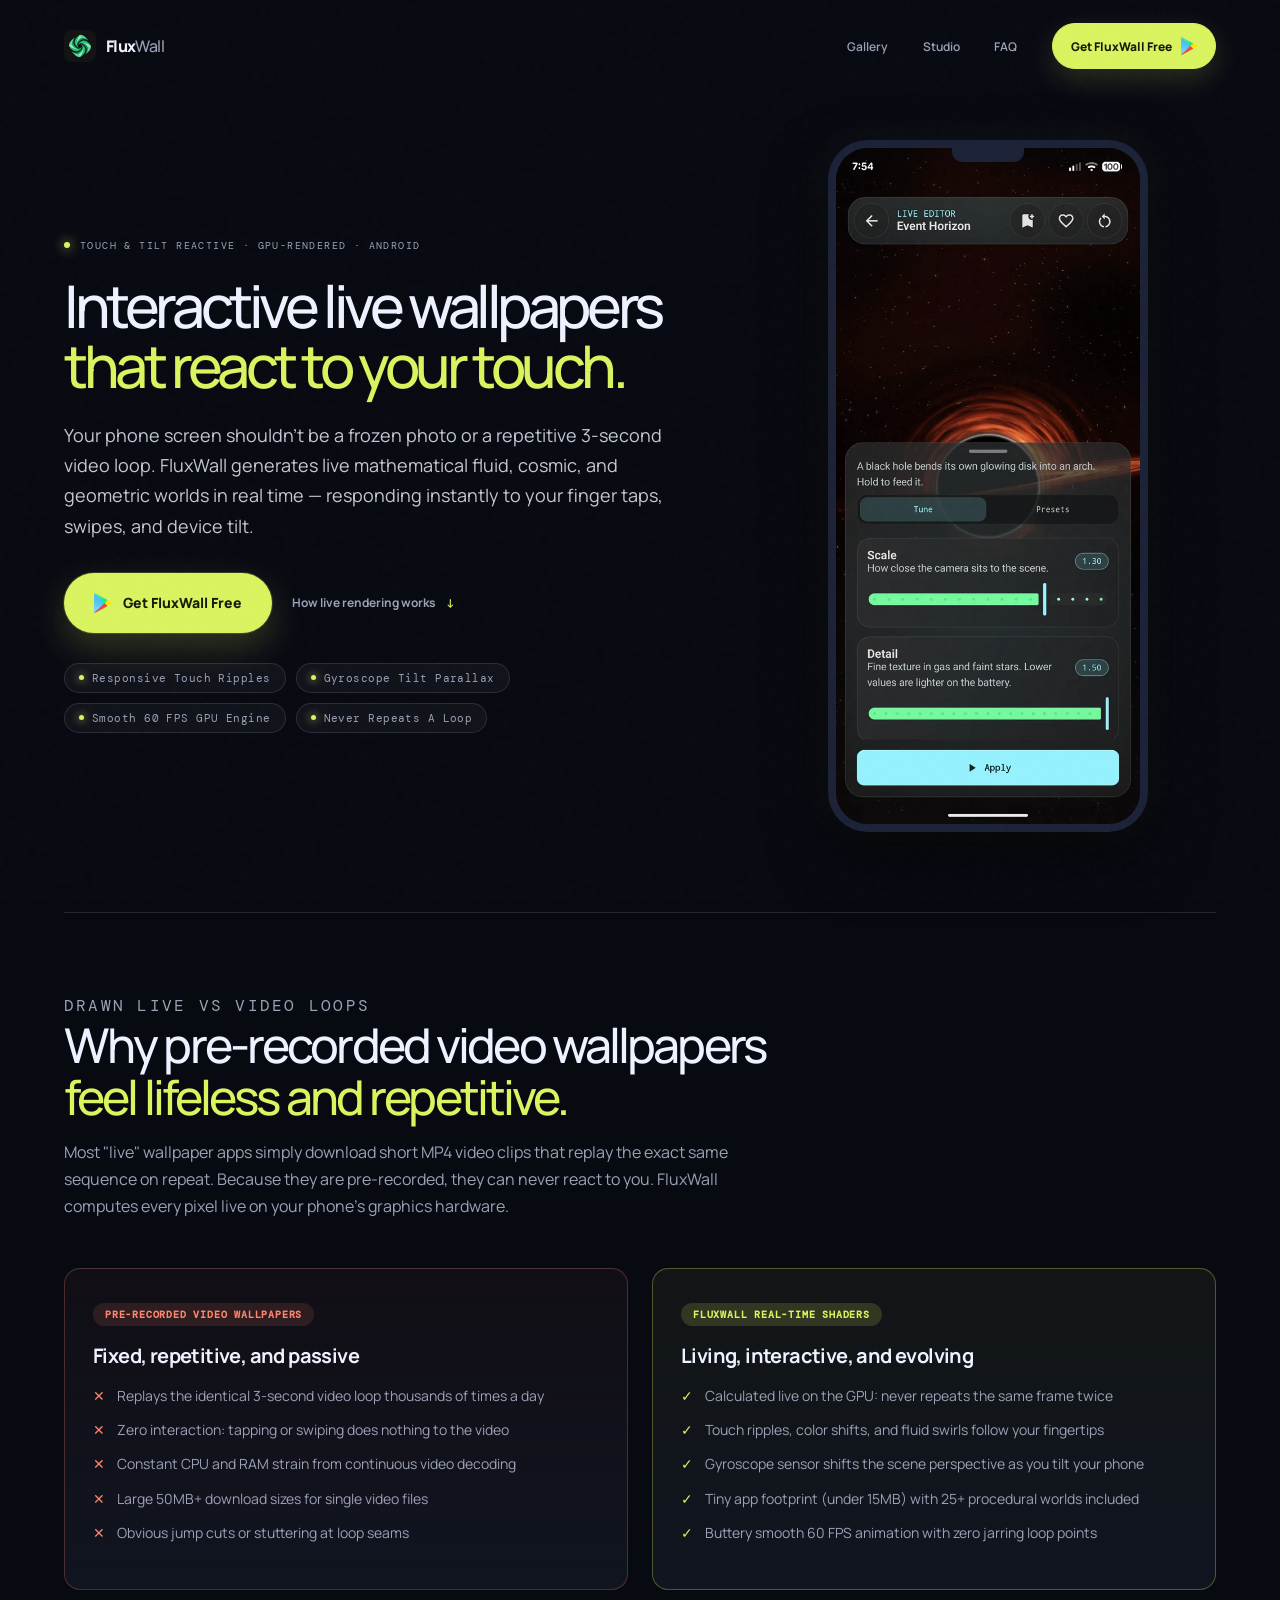
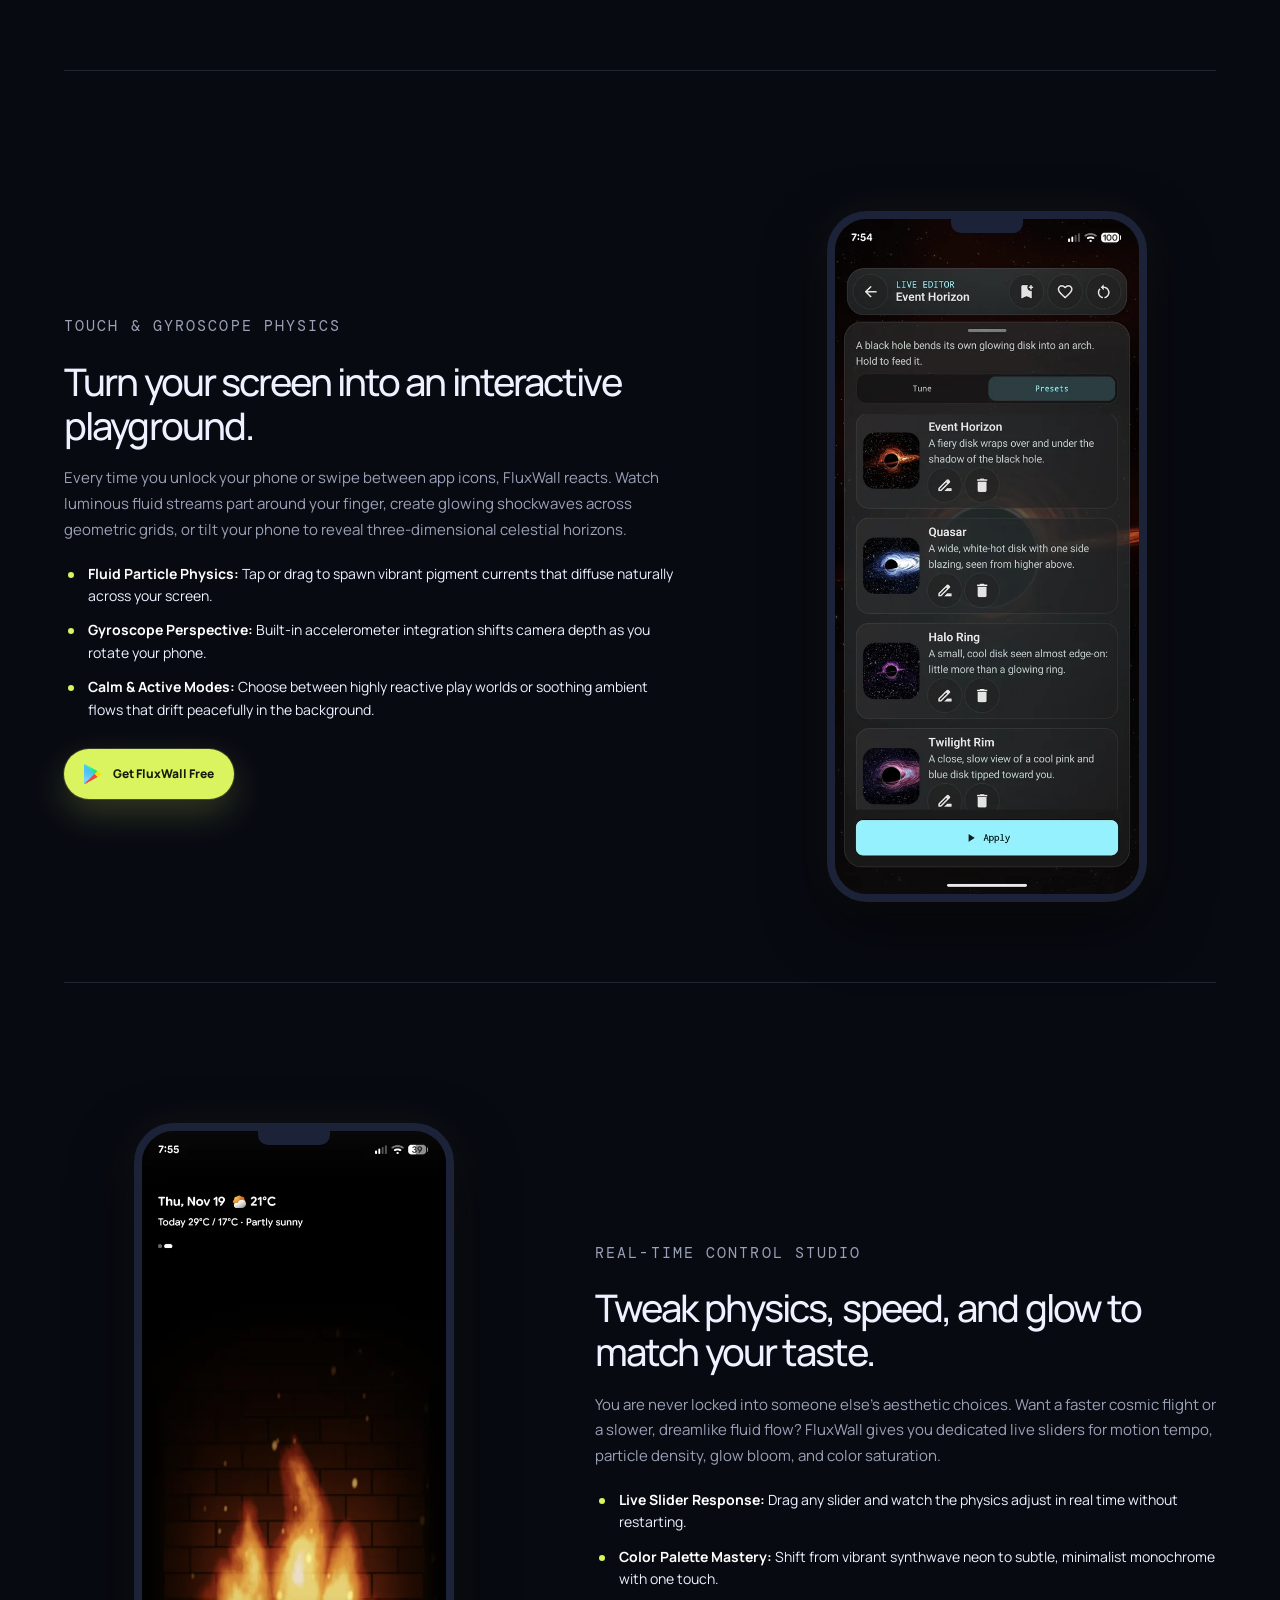
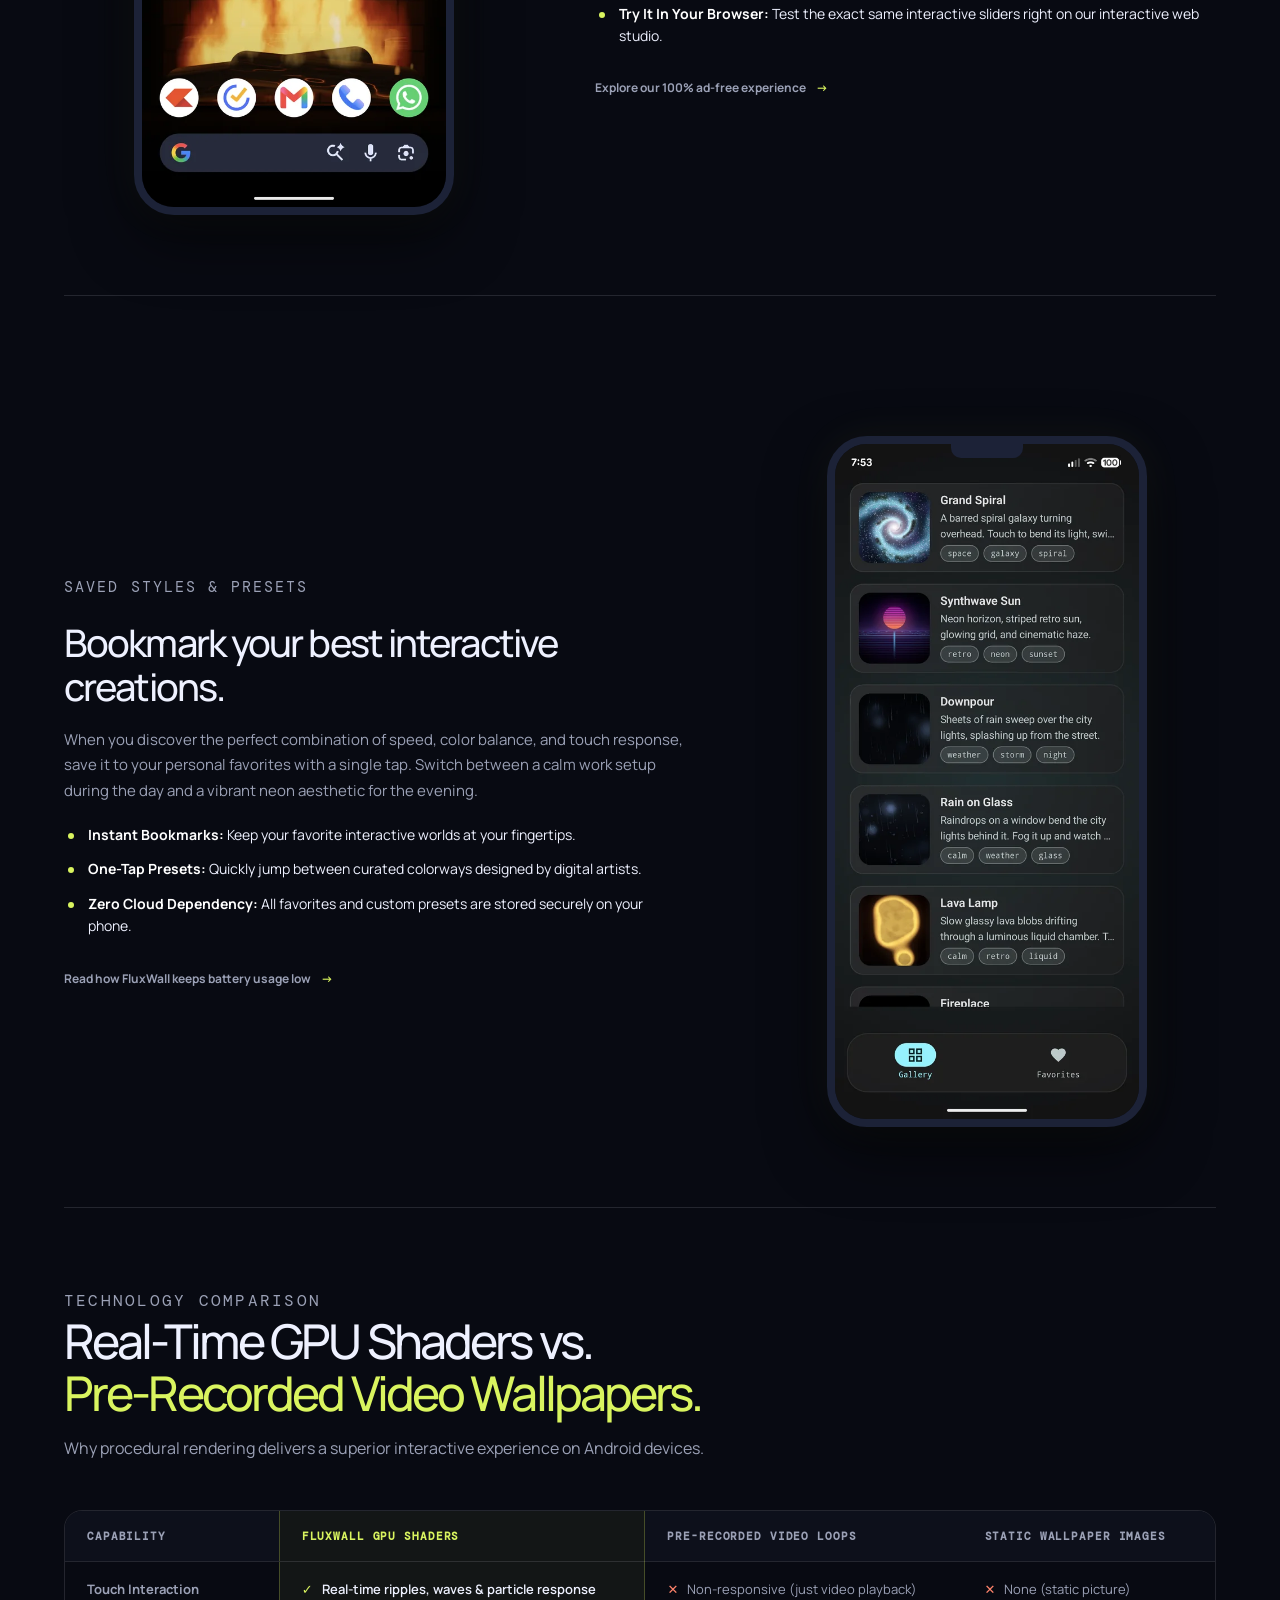
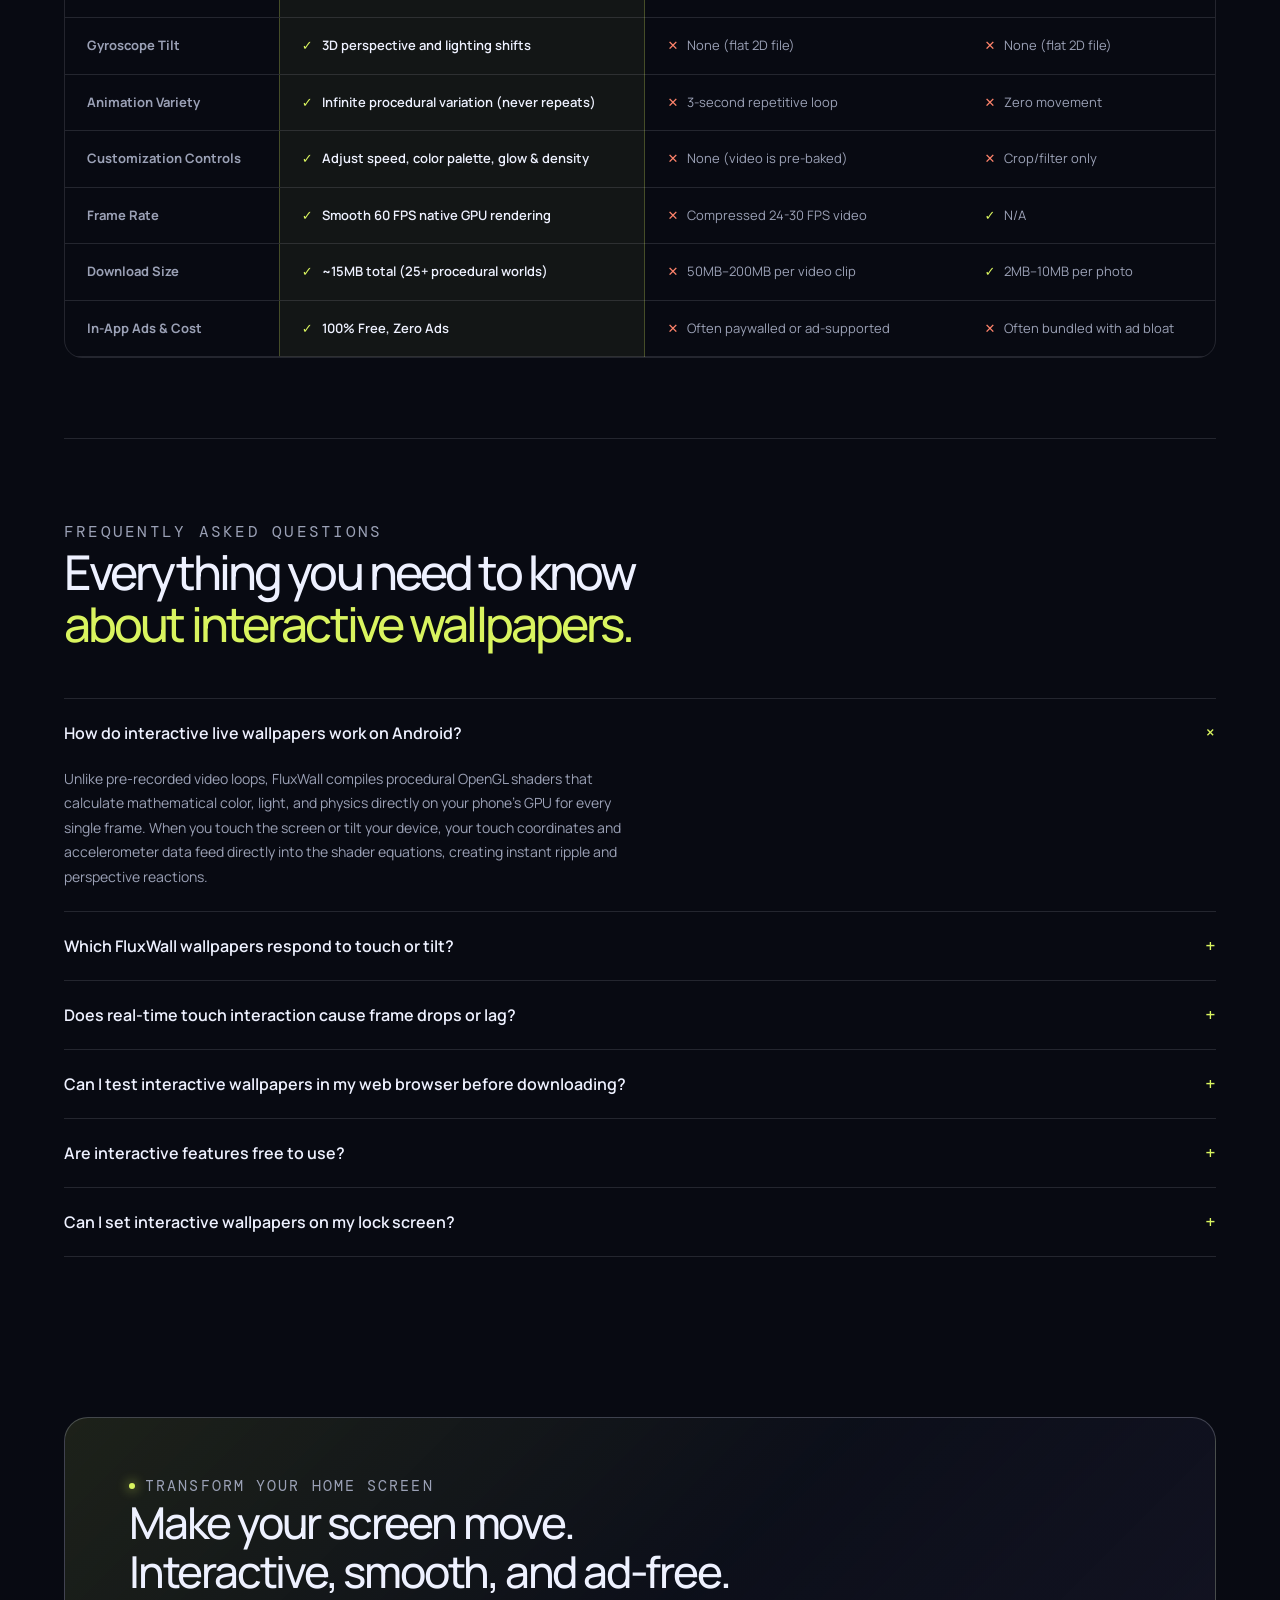
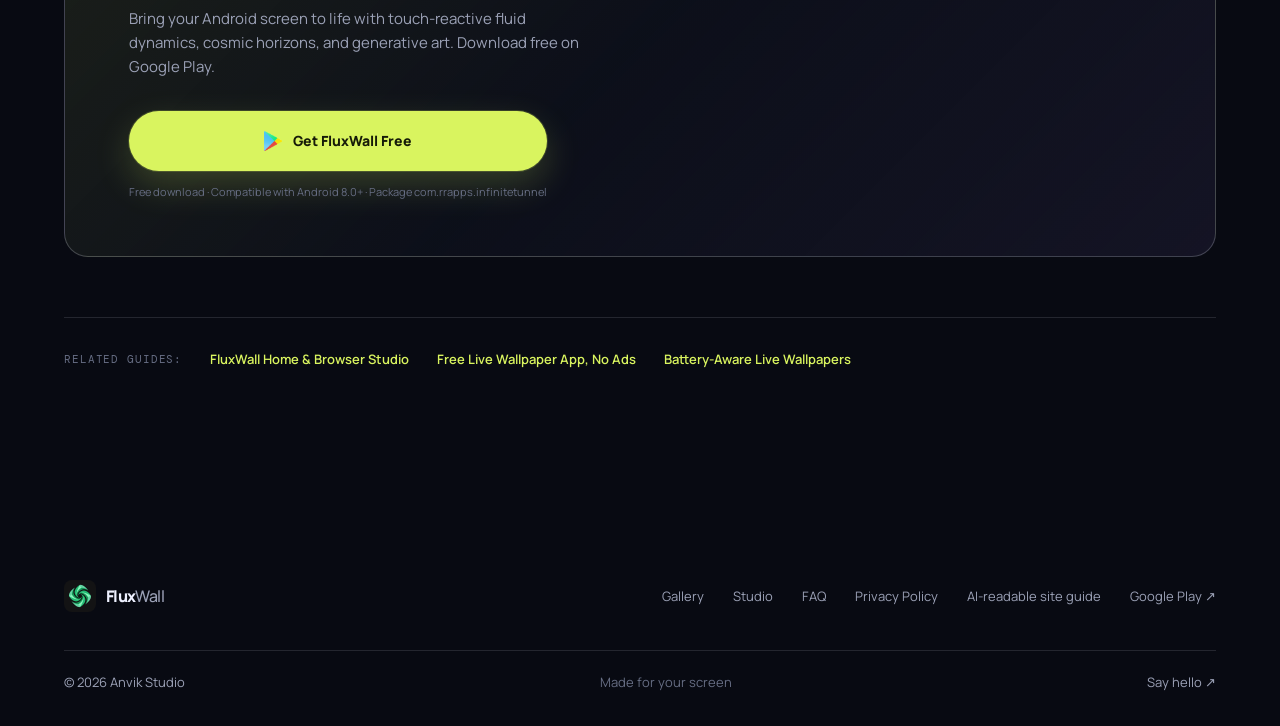
<file: interactive-live-wallpaper-android.html>
<!doctype html>
<html lang="en">
<head>
  <meta charset="UTF-8">
  <meta name="viewport" content="width=device-width, initial-scale=1">
  <meta name="theme-color" content="#080a12">
  <meta name="author" content="FluxWall">
  <meta name="description" content="Experience real-time interactive live wallpapers for Android. Touch-reactive fluids, gyro-tilt parallax, and GPU-computed motion at 60 FPS. Free on Google Play.">
  <meta name="robots" content="index, follow, max-image-preview:large, max-snippet:-1, max-video-preview:-1">
  <meta name="referrer" content="strict-origin-when-cross-origin">
  <meta property="og:locale" content="en_US">
  <meta property="og:site_name" content="FluxWall">
  <meta property="og:title" content="Interactive Live Wallpaper for Android — Touch & Tilt Reactive | FluxWall">
  <meta property="og:description" content="Turn your screen into an interactive playground. Touch ripples, gyro tilt, and real-time GPU rendering. Free on Google Play.">
  <meta property="og:image" content="https://fluxwall.anvik.studio/assets/images/feature.jpg">
  <meta property="og:url" content="https://fluxwall.anvik.studio/interactive-live-wallpaper-android.html">
  <meta property="og:type" content="website">
  <meta name="twitter:card" content="summary_large_image">
  <meta name="twitter:title" content="Interactive Live Wallpaper for Android — Touch & Tilt Reactive | FluxWall">
  <meta name="twitter:description" content="Turn your screen into an interactive playground. Touch ripples, gyro tilt, and real-time GPU rendering. Free on Google Play.">
  <meta name="twitter:image" content="https://fluxwall.anvik.studio/assets/images/feature.jpg">
  <link rel="canonical" href="https://fluxwall.anvik.studio/interactive-live-wallpaper-android.html">
  <title>Interactive Live Wallpaper for Android — Touch & Tilt Reactive | FluxWall</title>
  <script type="application/ld+json">
  {
    "@context": "https://schema.org",
    "@graph": [
      {
        "@type": "WebPage",
        "@id": "https://fluxwall.anvik.studio/interactive-live-wallpaper-android.html#webpage",
        "url": "https://fluxwall.anvik.studio/interactive-live-wallpaper-android.html",
        "name": "Interactive Live Wallpaper for Android — Touch & Tilt Reactive | FluxWall",
        "description": "Experience real-time interactive live wallpapers for Android. Touch-reactive fluids, gyro-tilt parallax, and GPU-computed motion at 60 FPS. Free on Google Play.",
        "inLanguage": "en-US",
        "isPartOf": {
          "@id": "https://fluxwall.anvik.studio/#website"
        },
        "about": {
          "@id": "https://fluxwall.anvik.studio/#app"
        }
      },
      {
        "@type": "SoftwareApplication",
        "@id": "https://fluxwall.anvik.studio/#app",
        "name": "FluxWall",
        "url": "https://fluxwall.anvik.studio/",
        "description": "Interactive touch-reactive live wallpapers for Android generated in real time on your phone's GPU.",
        "applicationCategory": "PersonalizationApplication",
        "applicationSubCategory": "Live Wallpaper",
        "operatingSystem": "Android",
        "downloadUrl": "https://play.google.com/store/apps/details?id=com.rrapps.infinitetunnel",
        "offers": {
          "@type": "Offer",
          "price": "0",
          "priceCurrency": "USD",
          "availability": "https://schema.org/InStock"
        },
        "isAccessibleForFree": true
      },
      {
        "@type": "FAQPage",
        "@id": "https://fluxwall.anvik.studio/interactive-live-wallpaper-android.html#faq",
        "mainEntity": [
          {
            "@type": "Question",
            "name": "How do interactive live wallpapers work on Android?",
            "acceptedAnswer": {
              "@type": "Answer",
              "text": "Unlike pre-recorded video loops, FluxWall compiles procedural OpenGL shaders that calculate mathematical color, light, and physics directly on your phone's GPU for every single frame. When you touch the screen or tilt your device, your touch coordinates and accelerometer data feed directly into the shader equations, creating instant ripple and perspective reactions."
            }
          },
          {
            "@type": "Question",
            "name": "Which FluxWall wallpapers respond to touch or tilt?",
            "acceptedAnswer": {
              "@type": "Answer",
              "text": "Many wallpapers feature dynamic input reactions. Magic Fluids and Ripple generate fluid waves under your fingertips, Event Horizon warps gravitational space when held, and 3D scenes shift perspective as you tilt your phone. Calmer ambient worlds drift gently without requiring touch."
            }
          },
          {
            "@type": "Question",
            "name": "Does real-time touch interaction cause frame drops or lag?",
            "acceptedAnswer": {
              "@type": "Answer",
              "text": "No. FluxWall's rendering engine is optimized with efficient GLSL shaders and zero unnecessary CPU allocations, maintaining buttery smooth 60 FPS animations on modern Android hardware without hitching or input lag."
            }
          },
          {
            "@type": "Question",
            "name": "Can I test interactive wallpapers in my web browser before downloading?",
            "acceptedAnswer": {
              "@type": "Answer",
              "text": "Yes! The FluxWall home page features a browser-based WebGL preview editor where you can experiment with real shader parameters such as colors, glow, speed, and motion live on your computer or mobile browser."
            }
          },
          {
            "@type": "Question",
            "name": "Are interactive features free to use?",
            "acceptedAnswer": {
              "@type": "Answer",
              "text": "Yes. All interactive shaders, controls, presets, and customization options are 100% free with no ads and no account needed."
            }
          }
        ]
      }
    ]
  }
  </script>
  <link rel="icon" href="assets/images/icon.png">
  <link rel="preconnect" href="https://fonts.googleapis.com">
  <link rel="preconnect" href="https://fonts.gstatic.com" crossorigin>
  <link href="https://fonts.googleapis.com/css2?family=DM+Mono:wght@400;500&family=Manrope:wght@400;500;600;700;800&display=swap" rel="stylesheet">
  <link rel="stylesheet" href="css/site.css">
</head>
<body>
  <div class="noise" aria-hidden="true"></div>
  <header class="site-header" data-header>
    <a class="brand" href="/" aria-label="FluxWall home">
      <img class="brand-icon" src="assets/images/fluxwall-icon.png" alt="" />
      <span>Flux<span class="brand-muted">Wall</span></span>
    </a>
    <nav class="nav" data-nav>
      <a href="/#gallery">Gallery</a>
      <a href="/#studio">Studio</a>
      <a href="/#faq">FAQ</a>
      <a class="nav-download" href="https://play.google.com/store/apps/details?id=com.rrapps.infinitetunnel" target="_blank" rel="noreferrer">Get FluxWall Free <img class="google-play-icon" src="assets/images/google-play-icon.png" alt="" /></a>
    </nav>
    <button class="menu-toggle" type="button" aria-label="Open navigation" aria-expanded="false" data-menu-toggle><i></i><i></i></button>
  </header>

  <main class="landing-shell">
    <section class="landing-hero">
      <div class="landing-hero-copy">
        <p class="eyebrow"><span class="eyebrow-dot"></span> Touch & Tilt Reactive · GPU-Rendered · Android</p>
        <h1>Interactive live wallpapers<br><em>that react to your touch.</em></h1>
        <p class="lede">Your phone screen shouldn't be a frozen photo or a repetitive 3-second video loop. FluxWall generates live mathematical fluid, cosmic, and geometric worlds in real time — responding instantly to your finger taps, swipes, and device tilt.</p>
        <div class="landing-hero-actions">
          <a class="button button-primary button-hero" href="https://play.google.com/store/apps/details?id=com.rrapps.infinitetunnel" target="_blank" rel="noreferrer"><img class="google-play-icon" src="assets/images/google-play-icon.png" alt="" /> Get FluxWall Free</a>
          <a class="text-link" href="#how-it-works">How live rendering works <span>↓</span></a>
        </div>
        <ul class="trust-chips">
          <li class="trust-chip">Responsive Touch Ripples</li>
          <li class="trust-chip">Gyroscope Tilt Parallax</li>
          <li class="trust-chip">Smooth 60 FPS GPU Engine</li>
          <li class="trust-chip">Never Repeats A Loop</li>
        </ul>
      </div>
      <div class="mockup-wrap">
        <div class="phone-mockup">
          <picture>
            <source srcset="assets/screenshots/device_preview_ripple.webp" type="image/webp">
            <img src="assets/screenshots/device_preview_ripple.png" alt="FluxWall touch-reactive interactive live wallpaper ripple dynamics preview" width="320" height="711" fetchpriority="high">
          </picture>
        </div>
      </div>
    </section>

    <!-- The Problem with Video Loops -->
    <section class="landing-section" id="how-it-works">
      <div class="landing-section-intro">
        <p class="eyebrow">Drawn Live vs Video Loops</p>
        <h2>Why pre-recorded video wallpapers<br><span>feel lifeless and repetitive.</span></h2>
        <p>Most "live" wallpaper apps simply download short MP4 video clips that replay the exact same sequence on repeat. Because they are pre-recorded, they can never react to you. FluxWall computes every pixel live on your phone's graphics hardware.</p>
      </div>

      <div class="problem-solution-grid">
        <div class="audit-card is-problem">
          <span class="audit-badge">Pre-Recorded Video Wallpapers</span>
          <h3>Fixed, repetitive, and passive</h3>
          <ul class="audit-list">
            <li>Replays the identical 3-second video loop thousands of times a day</li>
            <li>Zero interaction: tapping or swiping does nothing to the video</li>
            <li>Constant CPU and RAM strain from continuous video decoding</li>
            <li>Large 50MB+ download sizes for single video files</li>
            <li>Obvious jump cuts or stuttering at loop seams</li>
          </ul>
        </div>

        <div class="audit-card is-solution">
          <span class="audit-badge">FluxWall Real-Time Shaders</span>
          <h3>Living, interactive, and evolving</h3>
          <ul class="audit-list">
            <li>Calculated live on the GPU: never repeats the same frame twice</li>
            <li>Touch ripples, color shifts, and fluid swirls follow your fingertips</li>
            <li>Gyroscope sensor shifts the scene perspective as you tilt your phone</li>
            <li>Tiny app footprint (under 15MB) with 25+ procedural worlds included</li>
            <li>Buttery smooth 60 FPS animation with zero jarring loop points</li>
          </ul>
        </div>
      </div>
    </section>

    <!-- Feature Showcase 1: Touch & Tilt -->
    <section class="landing-section">
      <div class="feature-showcase">
        <div class="feature-showcase-copy">
          <p class="feature-kicker">Touch & Gyroscope Physics</p>
          <h3>Turn your screen into an interactive playground.</h3>
          <p>Every time you unlock your phone or swipe between app icons, FluxWall reacts. Watch luminous fluid streams part around your finger, create glowing shockwaves across geometric grids, or tilt your phone to reveal three-dimensional celestial horizons.</p>
          <ul class="feature-points">
            <li><strong>Fluid Particle Physics:</strong> Tap or drag to spawn vibrant pigment currents that diffuse naturally across your screen.</li>
            <li><strong>Gyroscope Perspective:</strong> Built-in accelerometer integration shifts camera depth as you rotate your phone.</li>
            <li><strong>Calm & Active Modes:</strong> Choose between highly reactive play worlds or soothing ambient flows that drift peacefully in the background.</li>
          </ul>
          <a class="button button-primary button-compact" href="https://play.google.com/store/apps/details?id=com.rrapps.infinitetunnel" target="_blank" rel="noreferrer"><img class="google-play-icon" src="assets/images/google-play-icon.png" alt="" /> Get FluxWall Free</a>
        </div>
        <div class="mockup-wrap">
          <div class="phone-mockup">
            <picture>
              <source srcset="assets/screenshots/device_preview_action.webp" type="image/webp">
              <img src="assets/screenshots/device_preview_action.png" alt="FluxWall full-screen interactive live wallpaper action preview" width="320" height="711" loading="lazy">
            </picture>
          </div>
        </div>
      </div>
    </section>

    <!-- Feature Showcase 2: Live Parameter Tuning -->
    <section class="landing-section">
      <div class="feature-showcase is-reverse">
        <div class="feature-showcase-copy">
          <p class="feature-kicker">Real-Time Control Studio</p>
          <h3>Tweak physics, speed, and glow to match your taste.</h3>
          <p>You are never locked into someone else's aesthetic choices. Want a faster cosmic flight or a slower, dreamlike fluid flow? FluxWall gives you dedicated live sliders for motion tempo, particle density, glow bloom, and color saturation.</p>
          <ul class="feature-points">
            <li><strong>Live Slider Response:</strong> Drag any slider and watch the physics adjust in real time without restarting.</li>
            <li><strong>Color Palette Mastery:</strong> Shift from vibrant synthwave neon to subtle, minimalist monochrome with one touch.</li>
            <li><strong>Try It In Your Browser:</strong> Test the exact same interactive sliders right on our <a href="/#studio">interactive web studio</a>.</li>
          </ul>
          <a class="text-link" href="free-live-wallpaper-no-ads.html">Explore our 100% ad-free experience <span>→</span></a>
        </div>
        <div class="mockup-wrap">
          <div class="phone-mockup">
            <picture>
              <source srcset="assets/screenshots/device_live_editor.webp" type="image/webp">
              <img src="assets/screenshots/device_live_editor.png" alt="FluxWall live editor tuning speed, glow, and color sliders in real time" width="320" height="711" loading="lazy">
            </picture>
          </div>
        </div>
      </div>
    </section>

    <!-- Feature Showcase 3: Save Your Favorites -->
    <section class="landing-section">
      <div class="feature-showcase">
        <div class="feature-showcase-copy">
          <p class="feature-kicker">Saved Styles & Presets</p>
          <h3>Bookmark your best interactive creations.</h3>
          <p>When you discover the perfect combination of speed, color balance, and touch response, save it to your personal favorites with a single tap. Switch between a calm work setup during the day and a vibrant neon aesthetic for the evening.</p>
          <ul class="feature-points">
            <li><strong>Instant Bookmarks:</strong> Keep your favorite interactive worlds at your fingertips.</li>
            <li><strong>One-Tap Presets:</strong> Quickly jump between curated colorways designed by digital artists.</li>
            <li><strong>Zero Cloud Dependency:</strong> All favorites and custom presets are stored securely on your phone.</li>
          </ul>
          <a class="text-link" href="live-wallpaper-battery.html">Read how FluxWall keeps battery usage low <span>→</span></a>
        </div>
        <div class="mockup-wrap">
          <div class="phone-mockup">
            <picture>
              <source srcset="assets/screenshots/device_gallery_filters.webp" type="image/webp">
              <img src="assets/screenshots/device_gallery_filters.png" alt="FluxWall gallery view filtering interactive live wallpaper collections" width="320" height="711" loading="lazy">
            </picture>
          </div>
        </div>
      </div>
    </section>

    <!-- Comparison Table -->
    <section class="landing-section">
      <div class="landing-section-intro">
        <p class="eyebrow">Technology Comparison</p>
        <h2>Real-Time GPU Shaders vs.<br><span>Pre-Recorded Video Wallpapers.</span></h2>
        <p>Why procedural rendering delivers a superior interactive experience on Android devices.</p>
      </div>

      <div class="comparison-wrap">
        <table class="comparison-table">
          <thead>
            <tr>
              <th>Capability</th>
              <th class="col-highlight">FluxWall GPU Shaders</th>
              <th>Pre-Recorded Video Loops</th>
              <th>Static Wallpaper Images</th>
            </tr>
          </thead>
          <tbody>
            <tr>
              <td><strong>Touch Interaction</strong></td>
              <td class="col-highlight"><span class="check-lime">✓</span> Real-time ripples, waves & particle response</td>
              <td><span class="cross-muted">✕</span> Non-responsive (just video playback)</td>
              <td><span class="cross-muted">✕</span> None (static picture)</td>
            </tr>
            <tr>
              <td><strong>Gyroscope Tilt</strong></td>
              <td class="col-highlight"><span class="check-lime">✓</span> 3D perspective and lighting shifts</td>
              <td><span class="cross-muted">✕</span> None (flat 2D file)</td>
              <td><span class="cross-muted">✕</span> None (flat 2D file)</td>
            </tr>
            <tr>
              <td><strong>Animation Variety</strong></td>
              <td class="col-highlight"><span class="check-lime">✓</span> Infinite procedural variation (never repeats)</td>
              <td><span class="cross-muted">✕</span> 3-second repetitive loop</td>
              <td><span class="cross-muted">✕</span> Zero movement</td>
            </tr>
            <tr>
              <td><strong>Customization Controls</strong></td>
              <td class="col-highlight"><span class="check-lime">✓</span> Adjust speed, color palette, glow & density</td>
              <td><span class="cross-muted">✕</span> None (video is pre-baked)</td>
              <td><span class="cross-muted">✕</span> Crop/filter only</td>
            </tr>
            <tr>
              <td><strong>Frame Rate</strong></td>
              <td class="col-highlight"><span class="check-lime">✓</span> Smooth 60 FPS native GPU rendering</td>
              <td><span class="cross-muted">✕</span> Compressed 24-30 FPS video</td>
              <td><span class="check-lime">✓</span> N/A</td>
            </tr>
            <tr>
              <td><strong>Download Size</strong></td>
              <td class="col-highlight"><span class="check-lime">✓</span> ~15MB total (25+ procedural worlds)</td>
              <td><span class="cross-muted">✕</span> 50MB–200MB per video clip</td>
              <td><span class="check-lime">✓</span> 2MB–10MB per photo</td>
            </tr>
            <tr>
              <td><strong>In-App Ads & Cost</strong></td>
              <td class="col-highlight"><span class="check-lime">✓</span> 100% Free, Zero Ads</td>
              <td><span class="cross-muted">✕</span> Often paywalled or ad-supported</td>
              <td><span class="cross-muted">✕</span> Often bundled with ad bloat</td>
            </tr>
          </tbody>
        </table>
      </div>
    </section>

    <!-- FAQ Accordion -->
    <section class="landing-section">
      <div class="landing-section-intro">
        <p class="eyebrow">Frequently Asked Questions</p>
        <h2>Everything you need to know<br><span>about interactive wallpapers.</span></h2>
      </div>

      <div class="landing-faq">
        <details open>
          <summary>How do interactive live wallpapers work on Android? <span>+</span></summary>
          <p>Unlike pre-recorded video loops, FluxWall compiles procedural OpenGL shaders that calculate mathematical color, light, and physics directly on your phone's GPU for every single frame. When you touch the screen or tilt your device, your touch coordinates and accelerometer data feed directly into the shader equations, creating instant ripple and perspective reactions.</p>
        </details>
        <details>
          <summary>Which FluxWall wallpapers respond to touch or tilt? <span>+</span></summary>
          <p>Many wallpapers feature dynamic input reactions. Magic Fluids and Ripple generate fluid waves under your fingertips, Event Horizon warps gravitational space when held, and 3D scenes shift perspective as you tilt your phone. Calmer ambient worlds drift gently without requiring touch.</p>
        </details>
        <details>
          <summary>Does real-time touch interaction cause frame drops or lag? <span>+</span></summary>
          <p>No. FluxWall's rendering engine is optimized with efficient GLSL shaders and zero unnecessary CPU allocations, maintaining buttery smooth 60 FPS animations on modern Android hardware without hitching or input lag.</p>
        </details>
        <details>
          <summary>Can I test interactive wallpapers in my web browser before downloading? <span>+</span></summary>
          <p>Yes! The FluxWall home page features a browser-based WebGL preview editor where you can experiment with real shader parameters such as colors, glow, speed, and motion live on your computer or mobile browser.</p>
        </details>
        <details>
          <summary>Are interactive features free to use? <span>+</span></summary>
          <p>Yes. All interactive shaders, controls, presets, and customization options are 100% free with no ads and no account needed.</p>
        </details>
        <details>
          <summary>Can I set interactive wallpapers on my lock screen? <span>+</span></summary>
          <p>Yes, on Android versions and launchers that support live wallpapers on the lock screen. When setting FluxWall as your wallpaper, Android will give you the option to apply it to your Home Screen, Lock Screen, or both.</p>
        </details>
      </div>
    </section>

    <!-- High-Converting CTA Banner -->
    <section class="landing-cta-banner">
      <div>
        <p class="eyebrow"><span class="eyebrow-dot"></span> Transform your home screen</p>
        <h2>Make your screen move.<br>Interactive, smooth, and ad-free.</h2>
        <p>Bring your Android screen to life with touch-reactive fluid dynamics, cosmic horizons, and generative art. Download free on Google Play.</p>
      </div>
      <div class="landing-cta-actions">
        <a class="button button-primary button-hero" href="https://play.google.com/store/apps/details?id=com.rrapps.infinitetunnel" target="_blank" rel="noreferrer"><img class="google-play-icon" src="assets/images/google-play-icon.png" alt="" /> Get FluxWall Free</a>
        <p class="content-note">Free download · Compatible with Android 8.0+ · Package com.rrapps.infinitetunnel</p>
      </div>
    </section>

    <!-- Internal Linking Navigation -->
    <nav class="landing-related-nav" aria-label="Explore more FluxWall guides">
      <span>Related Guides:</span>
      <a href="/">FluxWall Home & Browser Studio</a>
      <a href="free-live-wallpaper-no-ads.html">Free Live Wallpaper App, No Ads</a>
      <a href="live-wallpaper-battery.html">Battery-Aware Live Wallpapers</a>
    </nav>
  </main>

  <footer class="footer section-shell">
    <div class="footer-top">
      <a class="brand" href="/">
        <img class="brand-icon" src="assets/images/fluxwall-icon.png" alt="" />
        <span>Flux<span class="brand-muted">Wall</span></span>
      </a>
      <div class="footer-links">
        <a href="/#gallery">Gallery</a>
        <a href="/#studio">Studio</a>
        <a href="/#faq">FAQ</a>
        <a href="privacy_policy.html">Privacy Policy</a>
        <a href="https://fluxwall.anvik.studio/llms.txt">AI-readable site guide</a>
        <a href="https://play.google.com/store/apps/details?id=com.rrapps.infinitetunnel" target="_blank" rel="noreferrer">Google Play ↗</a>
      </div>
    </div>
    <div class="footer-bottom">
      <span>© <span data-year></span> <a href="https://anvik.studio" target="_blank" rel="noreferrer">Anvik Studio</a></span>
      <span>Made for your screen</span>
      <a href="mailto:support@anvik.studio">Say hello ↗</a>
    </div>
  </footer>

  <div class="sticky-download">
    <span>Make your screen yours.</span>
    <a href="https://play.google.com/store/apps/details?id=com.rrapps.infinitetunnel" target="_blank" rel="noreferrer"><img class="google-play-icon" src="assets/images/google-play-icon.png" alt="" /> Get FluxWall Free</a>
  </div>

  <script>
    (function () {
      var header = document.querySelector('[data-header]'), nav = document.querySelector('[data-nav]'), menu = document.querySelector('[data-menu-toggle]');
      window.addEventListener('scroll', function () { header.classList.toggle('is-scrolled', window.scrollY > 30); }, { passive: true });
      menu.addEventListener('click', function () {
        var open = nav.classList.toggle('is-open');
        menu.setAttribute('aria-expanded', String(open));
        document.body.classList.toggle('menu-open', open);
      });
      var year = document.querySelector('[data-year]'); if (year) year.textContent = new Date().getFullYear();
    })();
  </script>
</body>
</html>
</file>
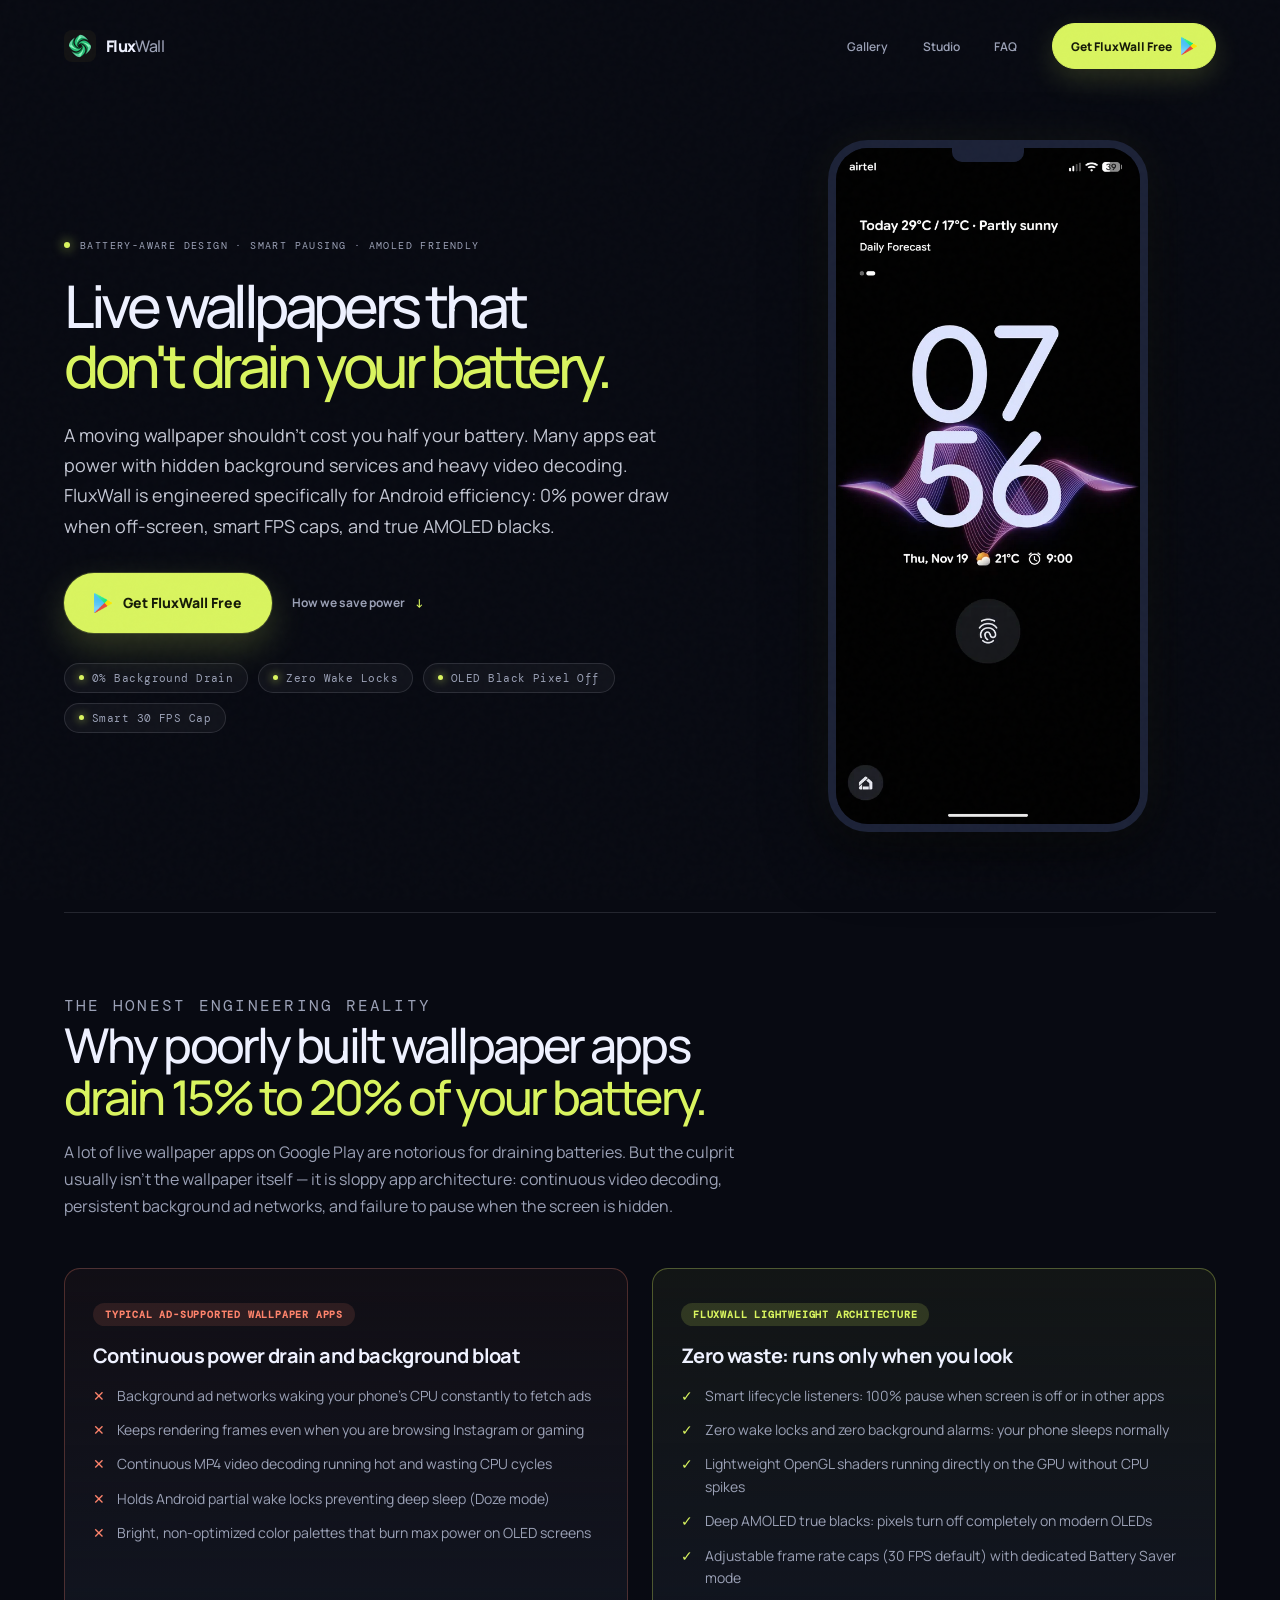
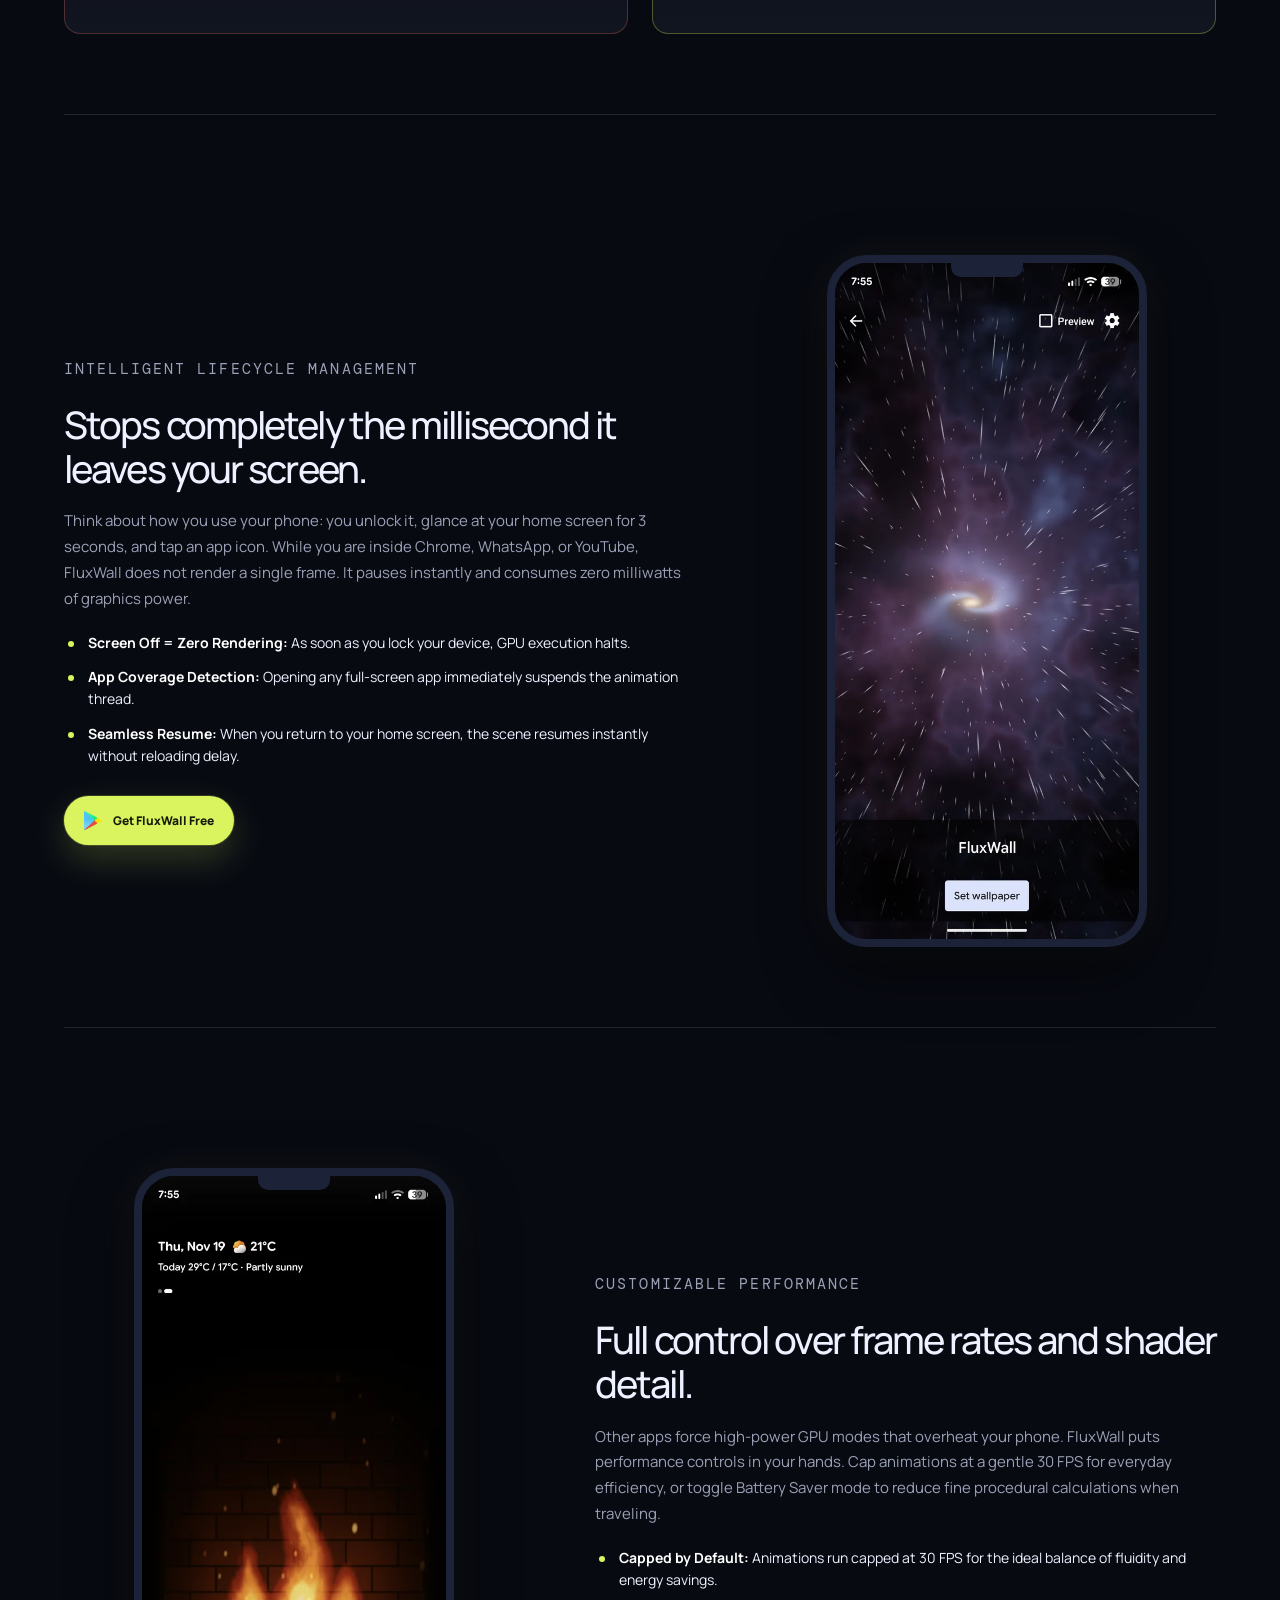
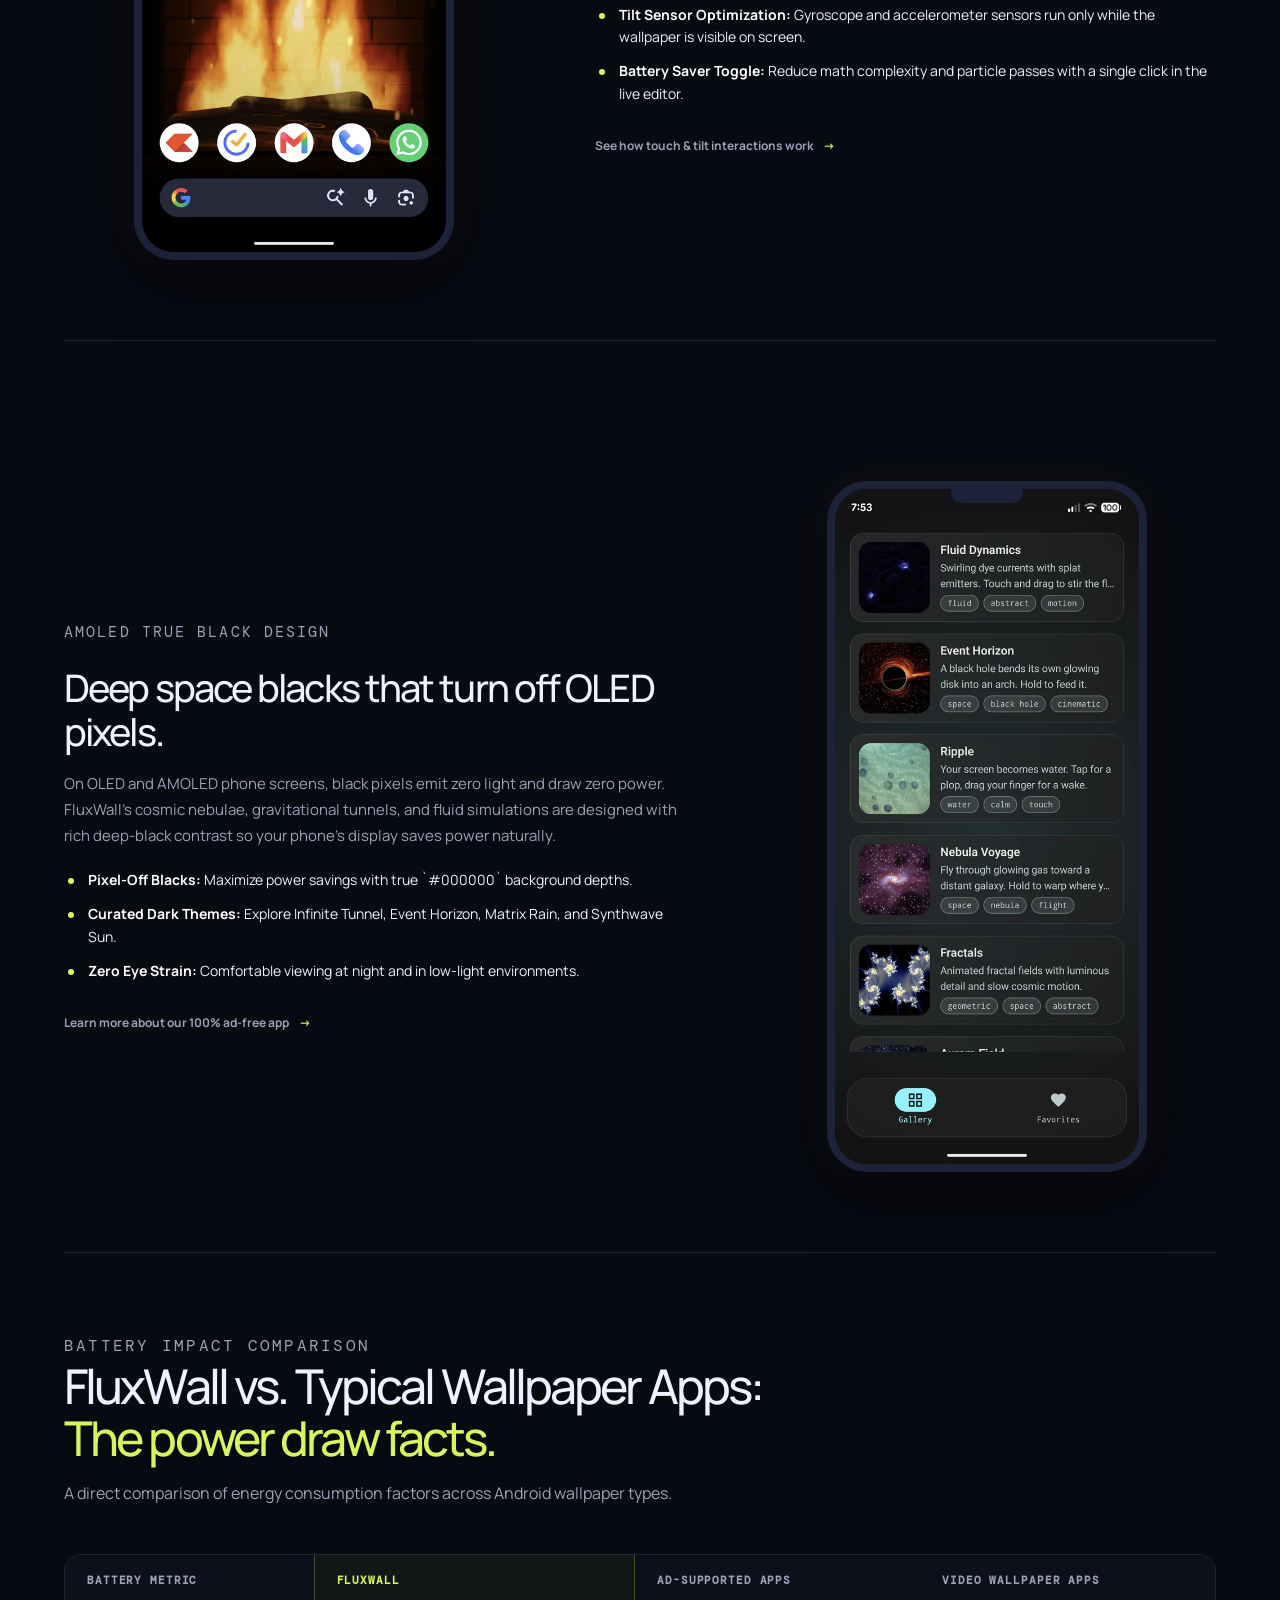
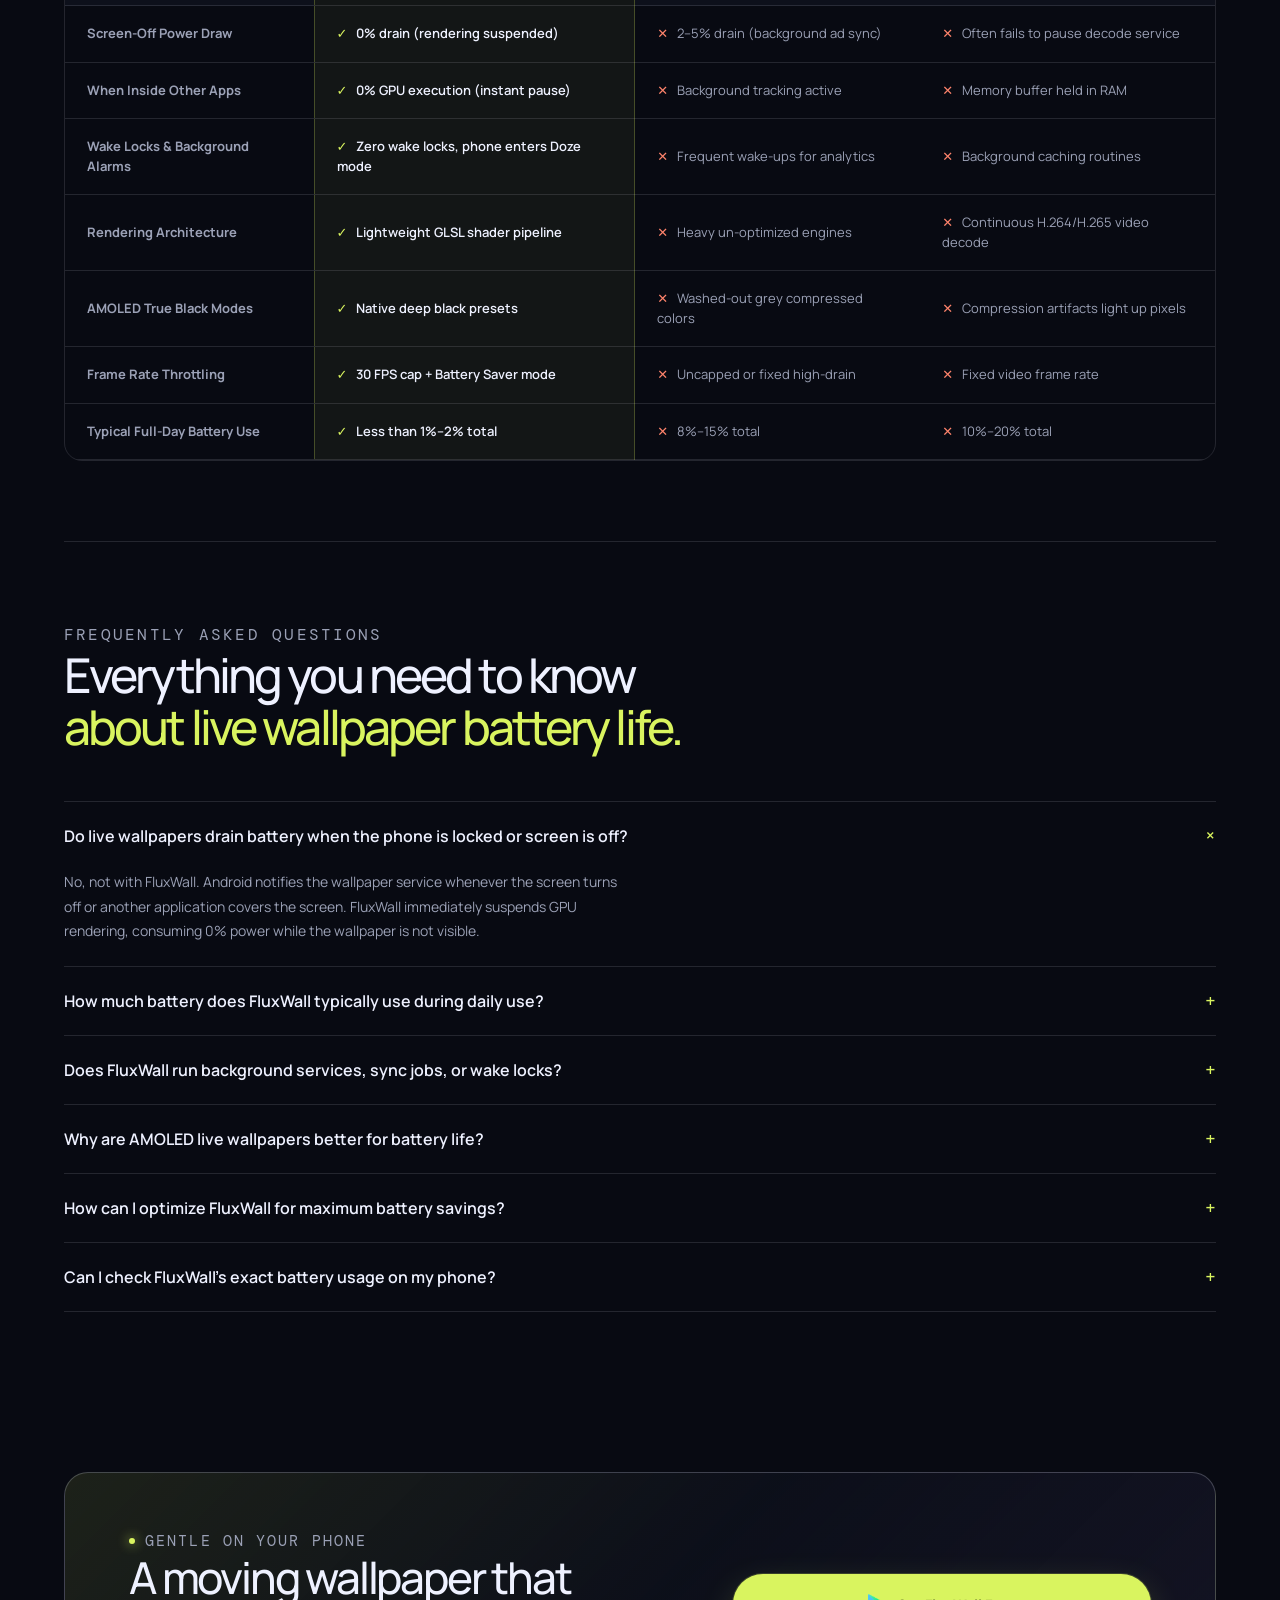
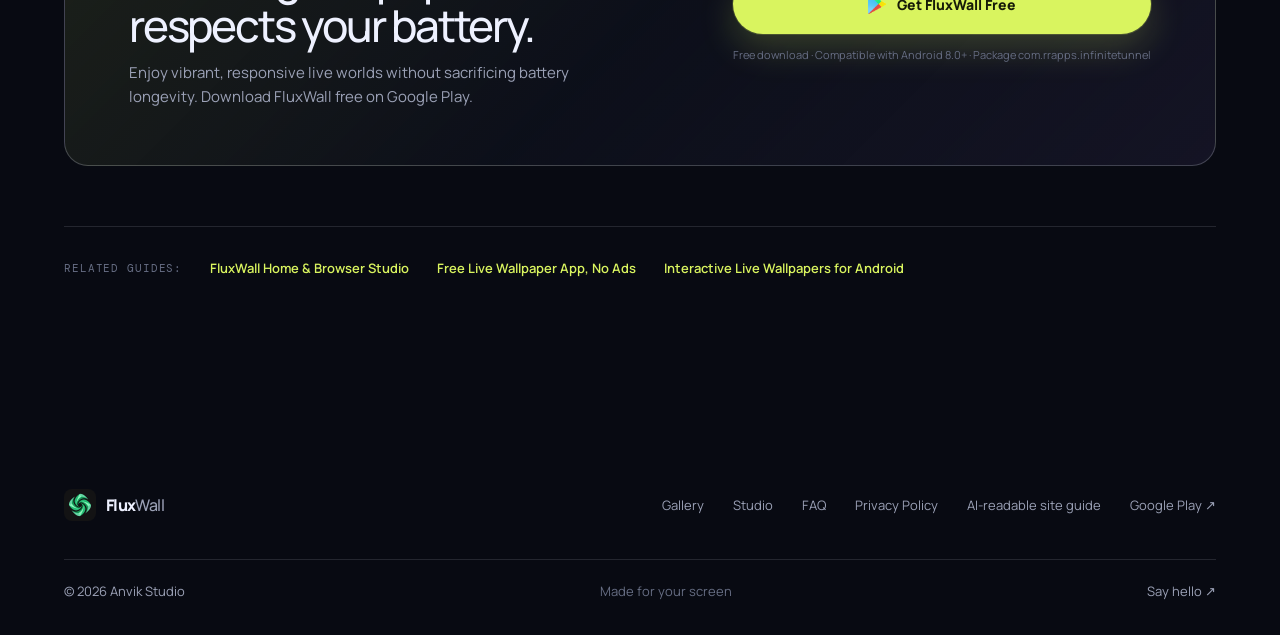
<file: live-wallpaper-battery.html>
<!doctype html>
<html lang="en">
<head>
  <meta charset="UTF-8">
  <meta name="viewport" content="width=device-width, initial-scale=1">
  <meta name="theme-color" content="#080a12">
  <meta name="author" content="FluxWall">
  <meta name="description" content="Wondering if live wallpapers drain battery? Learn how FluxWall uses smart lifecycle pausing, zero wake locks, and AMOLED black backgrounds to protect your battery.">
  <meta name="robots" content="index, follow, max-image-preview:large, max-snippet:-1, max-video-preview:-1">
  <meta name="referrer" content="strict-origin-when-cross-origin">
  <meta property="og:locale" content="en_US">
  <meta property="og:site_name" content="FluxWall">
  <meta property="og:title" content="Battery-Friendly Live Wallpaper for Android — Smart Pause & AMOLED | FluxWall">
  <meta property="og:description" content="A live wallpaper that doesn't drain your battery. Smart auto-pause, 0 wake locks, and deep AMOLED black backgrounds. Free on Google Play.">
  <meta property="og:image" content="https://fluxwall.anvik.studio/assets/images/feature.jpg">
  <meta property="og:url" content="https://fluxwall.anvik.studio/live-wallpaper-battery.html">
  <meta property="og:type" content="website">
  <meta name="twitter:card" content="summary_large_image">
  <meta name="twitter:title" content="Battery-Friendly Live Wallpaper for Android — Smart Pause & AMOLED | FluxWall">
  <meta name="twitter:description" content="A live wallpaper that doesn't drain your battery. Smart auto-pause, 0 wake locks, and deep AMOLED black backgrounds. Free on Google Play.">
  <meta name="twitter:image" content="https://fluxwall.anvik.studio/assets/images/feature.jpg">
  <link rel="canonical" href="https://fluxwall.anvik.studio/live-wallpaper-battery.html">
  <title>Battery-Friendly Live Wallpaper for Android — Smart Pause & AMOLED | FluxWall</title>
  <script type="application/ld+json">
  {
    "@context": "https://schema.org",
    "@graph": [
      {
        "@type": "WebPage",
        "@id": "https://fluxwall.anvik.studio/live-wallpaper-battery.html#webpage",
        "url": "https://fluxwall.anvik.studio/live-wallpaper-battery.html",
        "name": "Battery-Friendly Live Wallpaper for Android — Smart Pause & AMOLED | FluxWall",
        "description": "Wondering if live wallpapers drain battery? Learn how FluxWall uses smart lifecycle pausing, zero wake locks, and AMOLED black backgrounds to protect your battery.",
        "inLanguage": "en-US",
        "isPartOf": {
          "@id": "https://fluxwall.anvik.studio/#website"
        },
        "about": {
          "@id": "https://fluxwall.anvik.studio/#app"
        }
      },
      {
        "@type": "SoftwareApplication",
        "@id": "https://fluxwall.anvik.studio/#app",
        "name": "FluxWall",
        "url": "https://fluxwall.anvik.studio/",
        "description": "Battery-aware live wallpaper app for Android featuring smart lifecycle pausing, zero wake locks, and AMOLED black backgrounds.",
        "applicationCategory": "PersonalizationApplication",
        "applicationSubCategory": "Live Wallpaper",
        "operatingSystem": "Android",
        "downloadUrl": "https://play.google.com/store/apps/details?id=com.rrapps.infinitetunnel",
        "offers": {
          "@type": "Offer",
          "price": "0",
          "priceCurrency": "USD",
          "availability": "https://schema.org/InStock"
        },
        "isAccessibleForFree": true
      },
      {
        "@type": "FAQPage",
        "@id": "https://fluxwall.anvik.studio/live-wallpaper-battery.html#faq",
        "mainEntity": [
          {
            "@type": "Question",
            "name": "Do live wallpapers drain battery when the phone is locked or screen is off?",
            "acceptedAnswer": {
              "@type": "Answer",
              "text": "No, not with FluxWall. Android notifies the wallpaper service whenever the screen turns off or another application covers the screen. FluxWall immediately suspends GPU rendering, consuming 0% power while the wallpaper is not visible."
            }
          },
          {
            "@type": "Question",
            "name": "How much battery does FluxWall typically use during daily use?",
            "acceptedAnswer": {
              "@type": "Answer",
              "text": "In standard daily testing, FluxWall typically accounts for less than 1% to 2% of total battery consumption over a full day. Because you only look at your home screen for brief moments between launching apps, active rendering time is usually less than 15 minutes a day."
            }
          },
          {
            "@type": "Question",
            "name": "Does FluxWall run background services, sync jobs, or wake locks?",
            "acceptedAnswer": {
              "@type": "Answer",
              "text": "Never. FluxWall holds zero Android wake locks, schedules zero background alarms, and runs zero background synchronization tasks. When you are inside other apps or playing games, FluxWall is completely idle in RAM."
            }
          },
          {
            "@type": "Question",
            "name": "Why are AMOLED live wallpapers better for battery life?",
            "acceptedAnswer": {
              "@type": "Answer",
              "text": "On OLED and AMOLED displays (found in most modern Samsung, Pixel, and OnePlus phones), true black pixels are physically turned off and consume zero milliwatts. FluxWall's space, tunnel, and fluid themes feature deep true-black backgrounds, significantly reducing display power draw."
            }
          },
          {
            "@type": "Question",
            "name": "How can I optimize FluxWall for maximum battery savings?",
            "acceptedAnswer": {
              "@type": "Answer",
              "text": "You can cap the frame rate to 30 FPS in the live editor, lower particle density, enable the built-in Battery Saver option, or pick high-contrast dark worlds such as Infinite Tunnel or Event Horizon."
            }
          }
        ]
      }
    ]
  }
  </script>
  <link rel="icon" href="assets/images/icon.png">
  <link rel="preconnect" href="https://fonts.googleapis.com">
  <link rel="preconnect" href="https://fonts.gstatic.com" crossorigin>
  <link href="https://fonts.googleapis.com/css2?family=DM+Mono:wght@400;500&family=Manrope:wght@400;500;600;700;800&display=swap" rel="stylesheet">
  <link rel="stylesheet" href="css/site.css">
</head>
<body>
  <div class="noise" aria-hidden="true"></div>
  <header class="site-header" data-header>
    <a class="brand" href="/" aria-label="FluxWall home">
      <img class="brand-icon" src="assets/images/fluxwall-icon.png" alt="" />
      <span>Flux<span class="brand-muted">Wall</span></span>
    </a>
    <nav class="nav" data-nav>
      <a href="/#gallery">Gallery</a>
      <a href="/#studio">Studio</a>
      <a href="/#faq">FAQ</a>
      <a class="nav-download" href="https://play.google.com/store/apps/details?id=com.rrapps.infinitetunnel" target="_blank" rel="noreferrer">Get FluxWall Free <img class="google-play-icon" src="assets/images/google-play-icon.png" alt="" /></a>
    </nav>
    <button class="menu-toggle" type="button" aria-label="Open navigation" aria-expanded="false" data-menu-toggle><i></i><i></i></button>
  </header>

  <main class="landing-shell">
    <section class="landing-hero">
      <div class="landing-hero-copy">
        <p class="eyebrow"><span class="eyebrow-dot"></span> Battery-Aware Design · Smart Pausing · AMOLED Friendly</p>
        <h1>Live wallpapers that<br><em>don't drain your battery.</em></h1>
        <p class="lede">A moving wallpaper shouldn't cost you half your battery. Many apps eat power with hidden background services and heavy video decoding. FluxWall is engineered specifically for Android efficiency: 0% power draw when off-screen, smart FPS caps, and true AMOLED blacks.</p>
        <div class="landing-hero-actions">
          <a class="button button-primary button-hero" href="https://play.google.com/store/apps/details?id=com.rrapps.infinitetunnel" target="_blank" rel="noreferrer"><img class="google-play-icon" src="assets/images/google-play-icon.png" alt="" /> Get FluxWall Free</a>
          <a class="text-link" href="#efficiency-breakdown">How we save power <span>↓</span></a>
        </div>
        <ul class="trust-chips">
          <li class="trust-chip">0% Background Drain</li>
          <li class="trust-chip">Zero Wake Locks</li>
          <li class="trust-chip">OLED Black Pixel Off</li>
          <li class="trust-chip">Smart 30 FPS Cap</li>
        </ul>
      </div>
      <div class="mockup-wrap">
        <div class="phone-mockup">
          <picture>
            <source srcset="assets/screenshots/device_amoled_preview.webp" type="image/webp">
            <img src="assets/screenshots/device_amoled_preview.png" alt="FluxWall AMOLED friendly live wallpaper preview showing deep true blacks" width="320" height="711" fetchpriority="high">
          </picture>
        </div>
      </div>
    </section>

    <!-- The Battery Truth Breakdown -->
    <section class="landing-section" id="efficiency-breakdown">
      <div class="landing-section-intro">
        <p class="eyebrow">The Honest Engineering Reality</p>
        <h2>Why poorly built wallpaper apps<br><span>drain 15% to 20% of your battery.</span></h2>
        <p>A lot of live wallpaper apps on Google Play are notorious for draining batteries. But the culprit usually isn't the wallpaper itself — it is sloppy app architecture: continuous video decoding, persistent background ad networks, and failure to pause when the screen is hidden.</p>
      </div>

      <div class="problem-solution-grid">
        <div class="audit-card is-problem">
          <span class="audit-badge">Typical Ad-Supported Wallpaper Apps</span>
          <h3>Continuous power drain and background bloat</h3>
          <ul class="audit-list">
            <li>Background ad networks waking your phone's CPU constantly to fetch ads</li>
            <li>Keeps rendering frames even when you are browsing Instagram or gaming</li>
            <li>Continuous MP4 video decoding running hot and wasting CPU cycles</li>
            <li>Holds Android partial wake locks preventing deep sleep (Doze mode)</li>
            <li>Bright, non-optimized color palettes that burn max power on OLED screens</li>
          </ul>
        </div>

        <div class="audit-card is-solution">
          <span class="audit-badge">FluxWall Lightweight Architecture</span>
          <h3>Zero waste: runs only when you look</h3>
          <ul class="audit-list">
            <li>Smart lifecycle listeners: 100% pause when screen is off or in other apps</li>
            <li>Zero wake locks and zero background alarms: your phone sleeps normally</li>
            <li>Lightweight OpenGL shaders running directly on the GPU without CPU spikes</li>
            <li>Deep AMOLED true blacks: pixels turn off completely on modern OLEDs</li>
            <li>Adjustable frame rate caps (30 FPS default) with dedicated Battery Saver mode</li>
          </ul>
        </div>
      </div>
    </section>

    <!-- Feature Showcase 1: Smart Lifecycle Pausing -->
    <section class="landing-section">
      <div class="feature-showcase">
        <div class="feature-showcase-copy">
          <p class="feature-kicker">Intelligent Lifecycle Management</p>
          <h3>Stops completely the millisecond it leaves your screen.</h3>
          <p>Think about how you use your phone: you unlock it, glance at your home screen for 3 seconds, and tap an app icon. While you are inside Chrome, WhatsApp, or YouTube, FluxWall does not render a single frame. It pauses instantly and consumes zero milliwatts of graphics power.</p>
          <ul class="feature-points">
            <li><strong>Screen Off = Zero Rendering:</strong> As soon as you lock your device, GPU execution halts.</li>
            <li><strong>App Coverage Detection:</strong> Opening any full-screen app immediately suspends the animation thread.</li>
            <li><strong>Seamless Resume:</strong> When you return to your home screen, the scene resumes instantly without reloading delay.</li>
          </ul>
          <a class="button button-primary button-compact" href="https://play.google.com/store/apps/details?id=com.rrapps.infinitetunnel" target="_blank" rel="noreferrer"><img class="google-play-icon" src="assets/images/google-play-icon.png" alt="" /> Get FluxWall Free</a>
        </div>
        <div class="mockup-wrap">
          <div class="phone-mockup">
            <picture>
              <source srcset="assets/screenshots/device_homescreen.webp" type="image/webp">
              <img src="assets/screenshots/device_homescreen.png" alt="FluxWall active on Android home screen with apps overlaid" width="320" height="711" loading="lazy">
            </picture>
          </div>
        </div>
      </div>
    </section>

    <!-- Feature Showcase 2: FPS Caps & Battery Saver Mode -->
    <section class="landing-section">
      <div class="feature-showcase is-reverse">
        <div class="feature-showcase-copy">
          <p class="feature-kicker">Customizable Performance</p>
          <h3>Full control over frame rates and shader detail.</h3>
          <p>Other apps force high-power GPU modes that overheat your phone. FluxWall puts performance controls in your hands. Cap animations at a gentle 30 FPS for everyday efficiency, or toggle Battery Saver mode to reduce fine procedural calculations when traveling.</p>
          <ul class="feature-points">
            <li><strong>Capped by Default:</strong> Animations run capped at 30 FPS for the ideal balance of fluidity and energy savings.</li>
            <li><strong>Tilt Sensor Optimization:</strong> Gyroscope and accelerometer sensors run only while the wallpaper is visible on screen.</li>
            <li><strong>Battery Saver Toggle:</strong> Reduce math complexity and particle passes with a single click in the live editor.</li>
          </ul>
          <a class="text-link" href="interactive-live-wallpaper-android.html">See how touch & tilt interactions work <span>→</span></a>
        </div>
        <div class="mockup-wrap">
          <div class="phone-mockup">
            <picture>
              <source srcset="assets/screenshots/device_live_editor.webp" type="image/webp">
              <img src="assets/screenshots/device_live_editor.png" alt="FluxWall live editor tuning performance, detail, and animation speed" width="320" height="711" loading="lazy">
            </picture>
          </div>
        </div>
      </div>
    </section>

    <!-- Feature Showcase 3: AMOLED Dark Worlds -->
    <section class="landing-section">
      <div class="feature-showcase">
        <div class="feature-showcase-copy">
          <p class="feature-kicker">AMOLED True Black Design</p>
          <h3>Deep space blacks that turn off OLED pixels.</h3>
          <p>On OLED and AMOLED phone screens, black pixels emit zero light and draw zero power. FluxWall's cosmic nebulae, gravitational tunnels, and fluid simulations are designed with rich deep-black contrast so your phone's display saves power naturally.</p>
          <ul class="feature-points">
            <li><strong>Pixel-Off Blacks:</strong> Maximize power savings with true `#000000` background depths.</li>
            <li><strong>Curated Dark Themes:</strong> Explore Infinite Tunnel, Event Horizon, Matrix Rain, and Synthwave Sun.</li>
            <li><strong>Zero Eye Strain:</strong> Comfortable viewing at night and in low-light environments.</li>
          </ul>
          <a class="text-link" href="free-live-wallpaper-no-ads.html">Learn more about our 100% ad-free app <span>→</span></a>
        </div>
        <div class="mockup-wrap">
          <div class="phone-mockup">
            <picture>
              <source srcset="assets/screenshots/device_gallery_scroll.webp" type="image/webp">
              <img src="assets/screenshots/device_gallery_scroll.png" alt="FluxWall gallery view showing dark AMOLED friendly live wallpapers" width="320" height="711" loading="lazy">
            </picture>
          </div>
        </div>
      </div>
    </section>

    <!-- Comparison Table -->
    <section class="landing-section">
      <div class="landing-section-intro">
        <p class="eyebrow">Battery Impact Comparison</p>
        <h2>FluxWall vs. Typical Wallpaper Apps:<br><span>The power draw facts.</span></h2>
        <p>A direct comparison of energy consumption factors across Android wallpaper types.</p>
      </div>

      <div class="comparison-wrap">
        <table class="comparison-table">
          <thead>
            <tr>
              <th>Battery Metric</th>
              <th class="col-highlight">FluxWall</th>
              <th>Ad-Supported Apps</th>
              <th>Video Wallpaper Apps</th>
            </tr>
          </thead>
          <tbody>
            <tr>
              <td><strong>Screen-Off Power Draw</strong></td>
              <td class="col-highlight"><span class="check-lime">✓</span> 0% drain (rendering suspended)</td>
              <td><span class="cross-muted">✕</span> 2–5% drain (background ad sync)</td>
              <td><span class="cross-muted">✕</span> Often fails to pause decode service</td>
            </tr>
            <tr>
              <td><strong>When Inside Other Apps</strong></td>
              <td class="col-highlight"><span class="check-lime">✓</span> 0% GPU execution (instant pause)</td>
              <td><span class="cross-muted">✕</span> Background tracking active</td>
              <td><span class="cross-muted">✕</span> Memory buffer held in RAM</td>
            </tr>
            <tr>
              <td><strong>Wake Locks & Background Alarms</strong></td>
              <td class="col-highlight"><span class="check-lime">✓</span> Zero wake locks, phone enters Doze mode</td>
              <td><span class="cross-muted">✕</span> Frequent wake-ups for analytics</td>
              <td><span class="cross-muted">✕</span> Background caching routines</td>
            </tr>
            <tr>
              <td><strong>Rendering Architecture</strong></td>
              <td class="col-highlight"><span class="check-lime">✓</span> Lightweight GLSL shader pipeline</td>
              <td><span class="cross-muted">✕</span> Heavy un-optimized engines</td>
              <td><span class="cross-muted">✕</span> Continuous H.264/H.265 video decode</td>
            </tr>
            <tr>
              <td><strong>AMOLED True Black Modes</strong></td>
              <td class="col-highlight"><span class="check-lime">✓</span> Native deep black presets</td>
              <td><span class="cross-muted">✕</span> Washed-out grey compressed colors</td>
              <td><span class="cross-muted">✕</span> Compression artifacts light up pixels</td>
            </tr>
            <tr>
              <td><strong>Frame Rate Throttling</strong></td>
              <td class="col-highlight"><span class="check-lime">✓</span> 30 FPS cap + Battery Saver mode</td>
              <td><span class="cross-muted">✕</span> Uncapped or fixed high-drain</td>
              <td><span class="cross-muted">✕</span> Fixed video frame rate</td>
            </tr>
            <tr>
              <td><strong>Typical Full-Day Battery Use</strong></td>
              <td class="col-highlight"><span class="check-lime">✓</span> Less than 1%–2% total</td>
              <td><span class="cross-muted">✕</span> 8%–15% total</td>
              <td><span class="cross-muted">✕</span> 10%–20% total</td>
            </tr>
          </tbody>
        </table>
      </div>
    </section>

    <!-- FAQ Accordion -->
    <section class="landing-section">
      <div class="landing-section-intro">
        <p class="eyebrow">Frequently Asked Questions</p>
        <h2>Everything you need to know<br><span>about live wallpaper battery life.</span></h2>
      </div>

      <div class="landing-faq">
        <details open>
          <summary>Do live wallpapers drain battery when the phone is locked or screen is off? <span>+</span></summary>
          <p>No, not with FluxWall. Android notifies the wallpaper service whenever the screen turns off or another application covers the screen. FluxWall immediately suspends GPU rendering, consuming 0% power while the wallpaper is not visible.</p>
        </details>
        <details>
          <summary>How much battery does FluxWall typically use during daily use? <span>+</span></summary>
          <p>In standard daily testing, FluxWall typically accounts for less than 1% to 2% of total battery consumption over a full day. Because you only look at your home screen for brief moments between launching apps, active rendering time is usually less than 15 minutes a day.</p>
        </details>
        <details>
          <summary>Does FluxWall run background services, sync jobs, or wake locks? <span>+</span></summary>
          <p>Never. FluxWall holds zero Android wake locks, schedules zero background alarms, and runs zero background synchronization tasks. When you are inside other apps or playing games, FluxWall is completely idle in RAM.</p>
        </details>
        <details>
          <summary>Why are AMOLED live wallpapers better for battery life? <span>+</span></summary>
          <p>On OLED and AMOLED displays (found in most modern Samsung, Pixel, and OnePlus phones), true black pixels are physically turned off and consume zero milliwatts. FluxWall's space, tunnel, and fluid themes feature deep true-black backgrounds, significantly reducing display power draw.</p>
        </details>
        <details>
          <summary>How can I optimize FluxWall for maximum battery savings? <span>+</span></summary>
          <p>You can cap the frame rate to 30 FPS in the live editor, lower particle density, enable the built-in Battery Saver option, or pick high-contrast dark worlds such as Infinite Tunnel or Event Horizon.</p>
        </details>
        <details>
          <summary>Can I check FluxWall's exact battery usage on my phone? <span>+</span></summary>
          <p>Yes. On any Android device, open your Settings app and go to <strong>Battery → Battery Usage</strong>. You will see FluxWall listed with its exact percentage, confirming its minimal impact.</p>
        </details>
      </div>
    </section>

    <!-- High-Converting CTA Banner -->
    <section class="landing-cta-banner">
      <div>
        <p class="eyebrow"><span class="eyebrow-dot"></span> Gentle on your phone</p>
        <h2>A moving wallpaper that<br>respects your battery.</h2>
        <p>Enjoy vibrant, responsive live worlds without sacrificing battery longevity. Download FluxWall free on Google Play.</p>
      </div>
      <div class="landing-cta-actions">
        <a class="button button-primary button-hero" href="https://play.google.com/store/apps/details?id=com.rrapps.infinitetunnel" target="_blank" rel="noreferrer"><img class="google-play-icon" src="assets/images/google-play-icon.png" alt="" /> Get FluxWall Free</a>
        <p class="content-note">Free download · Compatible with Android 8.0+ · Package com.rrapps.infinitetunnel</p>
      </div>
    </section>

    <!-- Internal Linking Navigation -->
    <nav class="landing-related-nav" aria-label="Explore more FluxWall guides">
      <span>Related Guides:</span>
      <a href="/">FluxWall Home & Browser Studio</a>
      <a href="free-live-wallpaper-no-ads.html">Free Live Wallpaper App, No Ads</a>
      <a href="interactive-live-wallpaper-android.html">Interactive Live Wallpapers for Android</a>
    </nav>
  </main>

  <footer class="footer section-shell">
    <div class="footer-top">
      <a class="brand" href="/">
        <img class="brand-icon" src="assets/images/fluxwall-icon.png" alt="" />
        <span>Flux<span class="brand-muted">Wall</span></span>
      </a>
      <div class="footer-links">
        <a href="/#gallery">Gallery</a>
        <a href="/#studio">Studio</a>
        <a href="/#faq">FAQ</a>
        <a href="privacy_policy.html">Privacy Policy</a>
        <a href="https://fluxwall.anvik.studio/llms.txt">AI-readable site guide</a>
        <a href="https://play.google.com/store/apps/details?id=com.rrapps.infinitetunnel" target="_blank" rel="noreferrer">Google Play ↗</a>
      </div>
    </div>
    <div class="footer-bottom">
      <span>© <span data-year></span> <a href="https://anvik.studio" target="_blank" rel="noreferrer">Anvik Studio</a></span>
      <span>Made for your screen</span>
      <a href="mailto:support@anvik.studio">Say hello ↗</a>
    </div>
  </footer>

  <div class="sticky-download">
    <span>Make your screen yours.</span>
    <a href="https://play.google.com/store/apps/details?id=com.rrapps.infinitetunnel" target="_blank" rel="noreferrer"><img class="google-play-icon" src="assets/images/google-play-icon.png" alt="" /> Get FluxWall Free</a>
  </div>

  <script>
    (function () {
      var header = document.querySelector('[data-header]'), nav = document.querySelector('[data-nav]'), menu = document.querySelector('[data-menu-toggle]');
      window.addEventListener('scroll', function () { header.classList.toggle('is-scrolled', window.scrollY > 30); }, { passive: true });
      menu.addEventListener('click', function () {
        var open = nav.classList.toggle('is-open');
        menu.setAttribute('aria-expanded', String(open));
        document.body.classList.toggle('menu-open', open);
      });
      var year = document.querySelector('[data-year]'); if (year) year.textContent = new Date().getFullYear();
    })();
  </script>
</body>
</html>
</file>
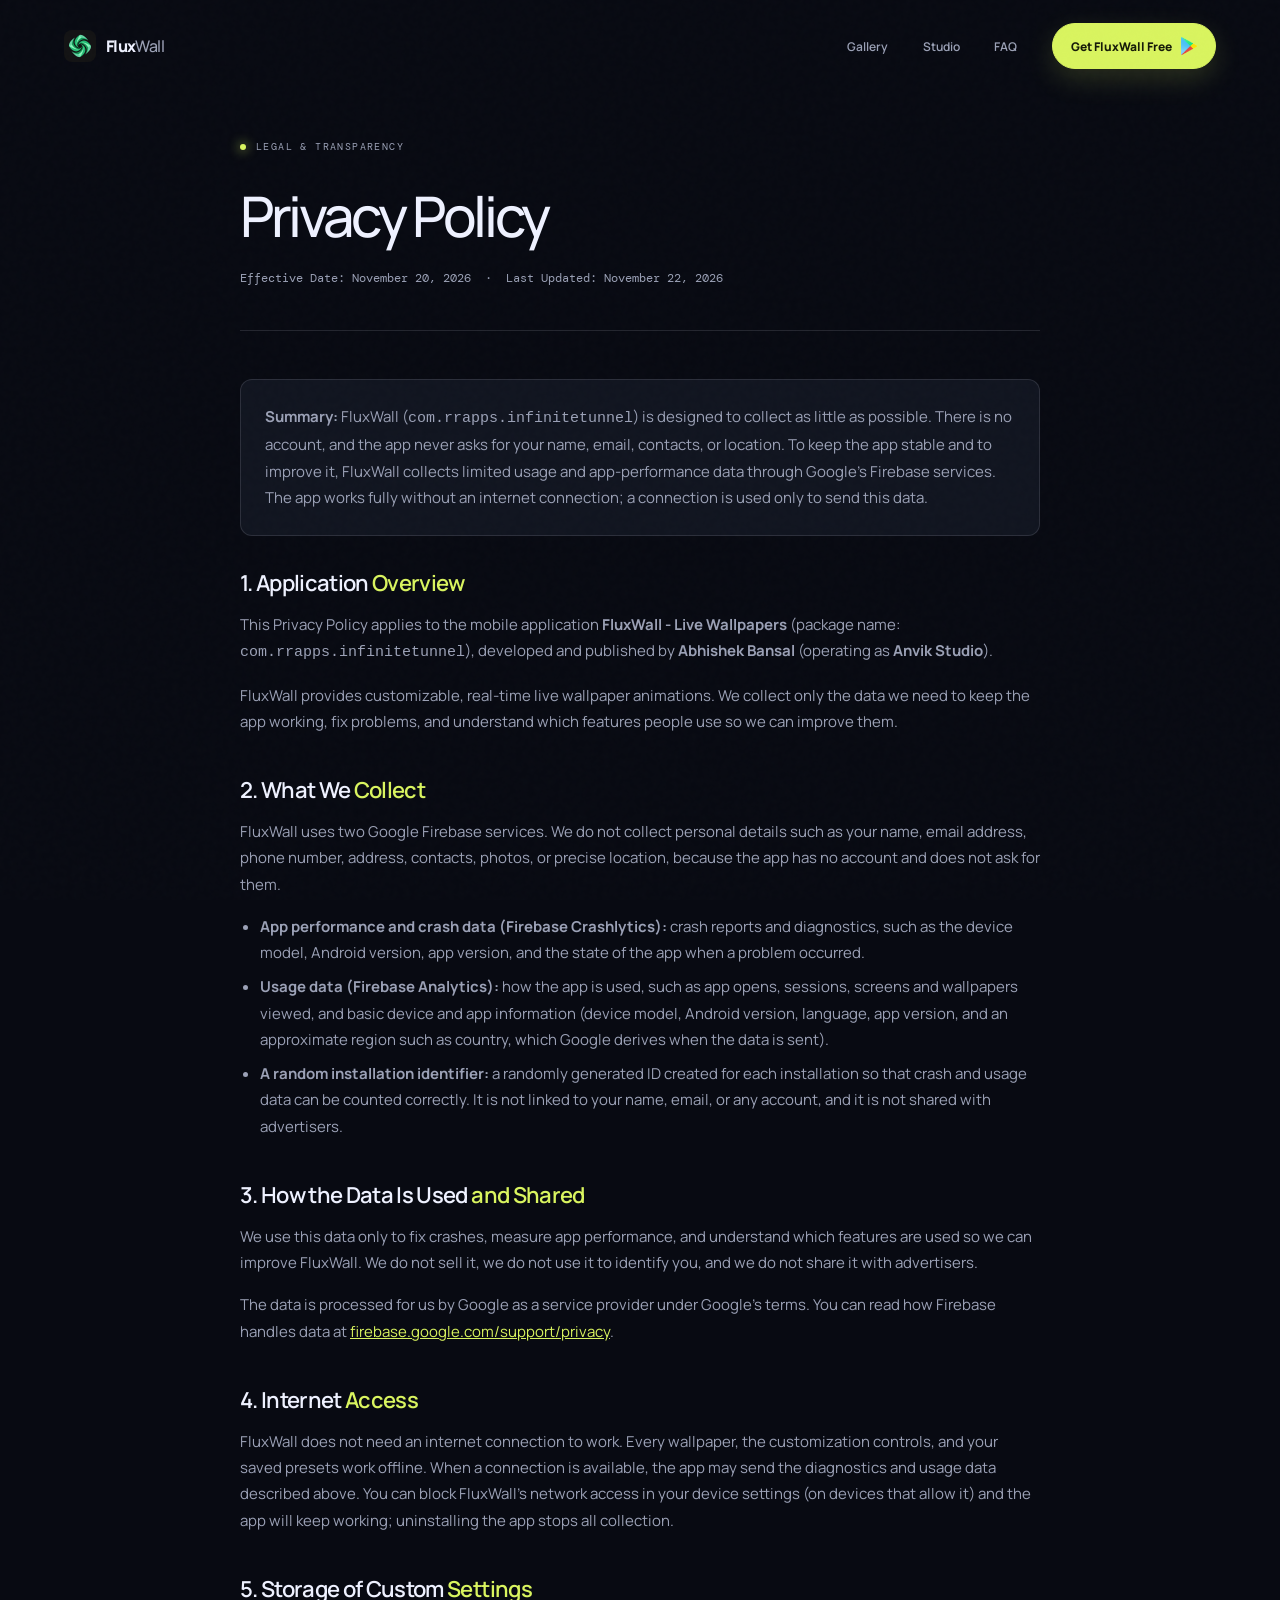
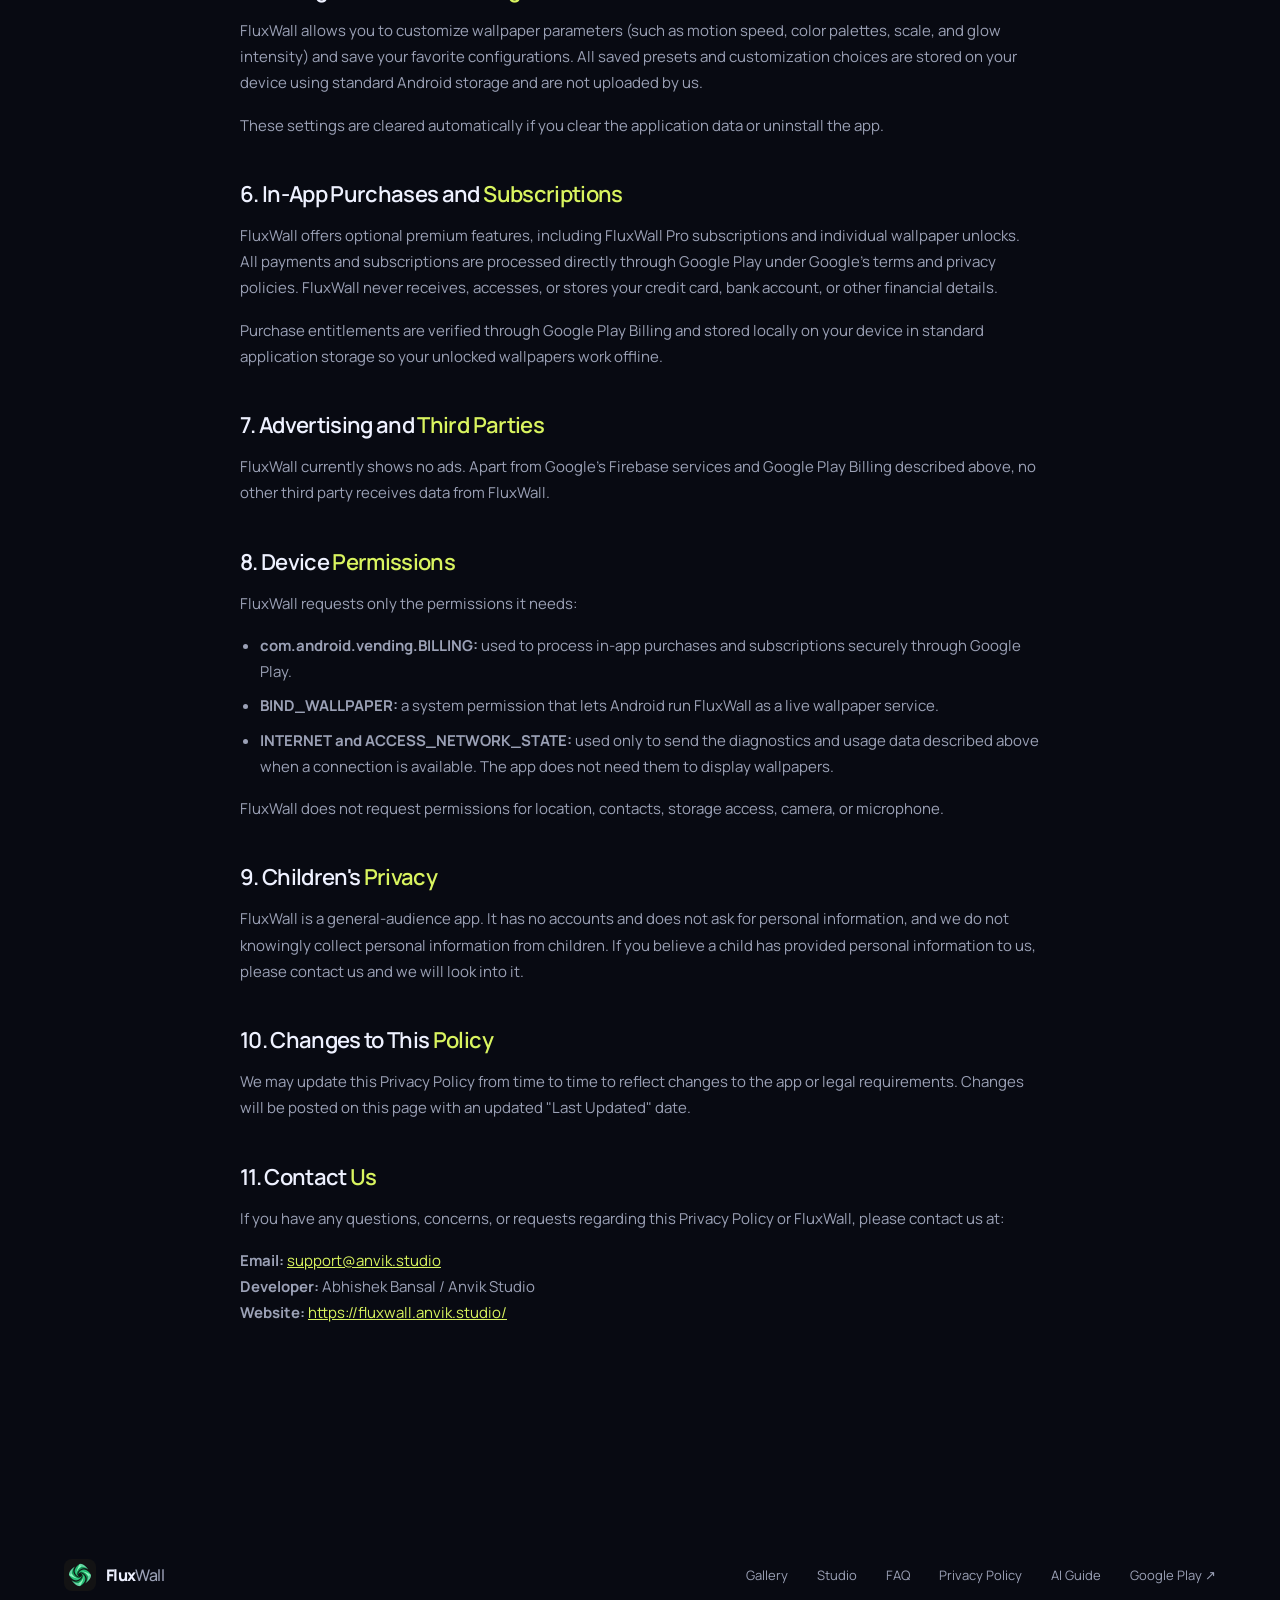
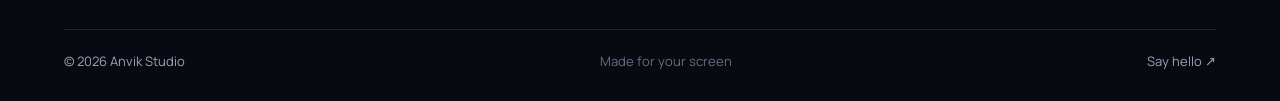
<file: privacy_policy.html>
<!doctype html>
<html lang="en">
<head>
  <meta charset="UTF-8">
  <meta name="viewport" content="width=device-width, initial-scale=1">
  <meta name="theme-color" content="#080a12">
  <meta name="author" content="FluxWall">
  <meta name="description" content="Privacy Policy for FluxWall - Live Wallpapers (com.rrapps.infinitetunnel). Learn what limited usage and app-performance data FluxWall collects, why, and how it is handled. No account is needed and the app works without an internet connection.">
  <meta name="robots" content="index, follow">
  <meta name="referrer" content="strict-origin-when-cross-origin">
  <meta property="og:locale" content="en_US">
  <meta property="og:site_name" content="FluxWall">
  <meta property="og:title" content="Privacy Policy — FluxWall Live Wallpapers">
  <meta property="og:description" content="Privacy Policy for FluxWall - Live Wallpapers. No account is needed. FluxWall collects only limited usage and app-performance data.">
  <meta property="og:url" content="https://fluxwall.anvik.studio/privacy_policy.html">
  <meta property="og:type" content="website">
  <link rel="canonical" href="https://fluxwall.anvik.studio/privacy_policy.html">
  <title>Privacy Policy — FluxWall Live Wallpapers</title>
  <link rel="icon" href="assets/images/icon.png">
  <link rel="preconnect" href="https://fonts.googleapis.com">
  <link rel="preconnect" href="https://fonts.gstatic.com" crossorigin>
  <link href="https://fonts.googleapis.com/css2?family=DM+Mono:wght@400;500&family=Manrope:wght@400;500;600;700;800&display=swap" rel="stylesheet">
  <link rel="stylesheet" href="css/site.css">
  <style>
    .legal-container {
      max-width: 800px;
      margin-inline: auto;
      padding-top: 140px;
      padding-bottom: 100px;
    }
    .legal-header {
      margin-bottom: 48px;
      border-bottom: 1px solid var(--line);
      padding-bottom: 32px;
    }
    .legal-header h1 {
      font-size: clamp(36px, 5vw, 56px);
      font-weight: 500;
      letter-spacing: -.06em;
      margin: 0 0 16px;
    }
    .legal-meta {
      color: var(--muted);
      font-family: var(--mono);
      font-size: 12px;
    }
    .legal-content section {
      margin-bottom: 40px;
    }
    .legal-content h2 {
      font-size: 22px;
      font-weight: 600;
      color: var(--ink);
      letter-spacing: -.03em;
      margin: 0 0 14px;
    }
    .legal-content h2 span {
      color: var(--lime);
    }
    .legal-content p, .legal-content ul {
      color: var(--muted);
      font-size: 15px;
      line-height: 1.75;
      margin: 0 0 16px;
    }
    .legal-content ul {
      padding-left: 20px;
    }
    .legal-content li {
      margin-bottom: 8px;
    }
    .legal-content a {
      color: var(--lime);
      text-decoration: underline;
    }
    .legal-content a:hover {
      color: #e3fa78;
    }
    .legal-box {
      background: var(--panel);
      border: 1px solid var(--line);
      border-radius: 12px;
      padding: 24px;
      margin-bottom: 32px;
    }
    .legal-box p {
      margin: 0;
    }
  </style>
</head>
<body>
  <div class="noise" aria-hidden="true"></div>
  <header class="site-header" data-header>
    <a class="brand" href="/" aria-label="FluxWall home">
      <img class="brand-icon" src="assets/images/fluxwall-icon.png" alt="" />
      <span>Flux<span class="brand-muted">Wall</span></span>
    </a>
    <nav class="nav" data-nav>
      <a href="/#gallery">Gallery</a>
      <a href="/#studio">Studio</a>
      <a href="/#faq">FAQ</a>
      <a class="nav-download" href="https://play.google.com/store/apps/details?id=com.rrapps.infinitetunnel" target="_blank" rel="noreferrer">Get FluxWall Free <img class="google-play-icon" src="assets/images/google-play-icon.png" alt="" /></a>
    </nav>
    <button class="menu-toggle" type="button" aria-label="Open navigation" aria-expanded="false" data-menu-toggle><i></i><i></i></button>
  </header>

  <main class="section-shell legal-container">
    <header class="legal-header">
      <p class="eyebrow"><span class="eyebrow-dot"></span> Legal &amp; Transparency</p>
      <h1>Privacy Policy</h1>
      <p class="legal-meta">Effective Date: November 20, 2026 &nbsp;·&nbsp; Last Updated: November 22, 2026</p>
    </header>

    <article class="legal-content">
      <div class="legal-box">
        <p><strong>Summary:</strong> FluxWall (<code>com.rrapps.infinitetunnel</code>) is designed to collect as little as possible. There is no account, and the app never asks for your name, email, contacts, or location. To keep the app stable and to improve it, FluxWall collects limited usage and app-performance data through Google's Firebase services. The app works fully without an internet connection; a connection is used only to send this data.</p>
      </div>

      <section>
        <h2>1. Application <span>Overview</span></h2>
        <p>This Privacy Policy applies to the mobile application <strong>FluxWall - Live Wallpapers</strong> (package name: <code>com.rrapps.infinitetunnel</code>), developed and published by <strong>Abhishek Bansal</strong> (operating as <strong>Anvik Studio</strong>).</p>
        <p>FluxWall provides customizable, real-time live wallpaper animations. We collect only the data we need to keep the app working, fix problems, and understand which features people use so we can improve them.</p>
      </section>

      <section>
        <h2>2. What We <span>Collect</span></h2>
        <p>FluxWall uses two Google Firebase services. We do not collect personal details such as your name, email address, phone number, address, contacts, photos, or precise location, because the app has no account and does not ask for them.</p>
        <ul>
          <li><strong>App performance and crash data (Firebase Crashlytics):</strong> crash reports and diagnostics, such as the device model, Android version, app version, and the state of the app when a problem occurred.</li>
          <li><strong>Usage data (Firebase Analytics):</strong> how the app is used, such as app opens, sessions, screens and wallpapers viewed, and basic device and app information (device model, Android version, language, app version, and an approximate region such as country, which Google derives when the data is sent).</li>
          <li><strong>A random installation identifier:</strong> a randomly generated ID created for each installation so that crash and usage data can be counted correctly. It is not linked to your name, email, or any account, and it is not shared with advertisers.</li>
        </ul>
      </section>

      <section>
        <h2>3. How the Data Is Used <span>and Shared</span></h2>
        <p>We use this data only to fix crashes, measure app performance, and understand which features are used so we can improve FluxWall. We do not sell it, we do not use it to identify you, and we do not share it with advertisers.</p>
        <p>The data is processed for us by Google as a service provider under Google's terms. You can read how Firebase handles data at <a href="https://firebase.google.com/support/privacy" target="_blank" rel="noreferrer">firebase.google.com/support/privacy</a>.</p>
      </section>

      <section>
        <h2>4. Internet <span>Access</span></h2>
        <p>FluxWall does not need an internet connection to work. Every wallpaper, the customization controls, and your saved presets work offline. When a connection is available, the app may send the diagnostics and usage data described above. You can block FluxWall's network access in your device settings (on devices that allow it) and the app will keep working; uninstalling the app stops all collection.</p>
      </section>

      <section>
        <h2>5. Storage of Custom <span>Settings</span></h2>
        <p>FluxWall allows you to customize wallpaper parameters (such as motion speed, color palettes, scale, and glow intensity) and save your favorite configurations. All saved presets and customization choices are stored on your device using standard Android storage and are not uploaded by us.</p>
        <p>These settings are cleared automatically if you clear the application data or uninstall the app.</p>
      </section>

      <section>
        <h2>6. In-App Purchases and <span>Subscriptions</span></h2>
        <p>FluxWall offers optional premium features, including FluxWall Pro subscriptions and individual wallpaper unlocks. All payments and subscriptions are processed directly through Google Play under Google's terms and privacy policies. FluxWall never receives, accesses, or stores your credit card, bank account, or other financial details.</p>
        <p>Purchase entitlements are verified through Google Play Billing and stored locally on your device in standard application storage so your unlocked wallpapers work offline.</p>
      </section>

      <section>
        <h2>7. Advertising and <span>Third Parties</span></h2>
        <p>FluxWall currently shows no ads. Apart from Google's Firebase services and Google Play Billing described above, no other third party receives data from FluxWall.</p>
      </section>

      <section>
        <h2>8. Device <span>Permissions</span></h2>
        <p>FluxWall requests only the permissions it needs:</p>
        <ul>
          <li><strong>com.android.vending.BILLING:</strong> used to process in-app purchases and subscriptions securely through Google Play.</li>
          <li><strong>BIND_WALLPAPER:</strong> a system permission that lets Android run FluxWall as a live wallpaper service.</li>
          <li><strong>INTERNET and ACCESS_NETWORK_STATE:</strong> used only to send the diagnostics and usage data described above when a connection is available. The app does not need them to display wallpapers.</li>
        </ul>
        <p>FluxWall does not request permissions for location, contacts, storage access, camera, or microphone.</p>
      </section>

      <section>
        <h2>9. Children's <span>Privacy</span></h2>
        <p>FluxWall is a general-audience app. It has no accounts and does not ask for personal information, and we do not knowingly collect personal information from children. If you believe a child has provided personal information to us, please contact us and we will look into it.</p>
      </section>

      <section>
        <h2>10. Changes to This <span>Policy</span></h2>
        <p>We may update this Privacy Policy from time to time to reflect changes to the app or legal requirements. Changes will be posted on this page with an updated "Last Updated" date.</p>
      </section>

      <section>
        <h2>11. Contact <span>Us</span></h2>
        <p>If you have any questions, concerns, or requests regarding this Privacy Policy or FluxWall, please contact us at:</p>
        <p>
          <strong>Email:</strong> <a href="mailto:support@anvik.studio">support@anvik.studio</a><br>
          <strong>Developer:</strong> Abhishek Bansal / Anvik Studio<br>
          <strong>Website:</strong> <a href="https://fluxwall.anvik.studio/">https://fluxwall.anvik.studio/</a>
        </p>
      </section>
    </article>
  </main>

  <footer class="footer section-shell">
    <div class="footer-top">
      <a class="brand" href="/"><img class="brand-icon" src="assets/images/fluxwall-icon.png" alt="" /><span>Flux<span class="brand-muted">Wall</span></span></a>
      <div class="footer-links">
        <a href="/#gallery">Gallery</a>
        <a href="/#studio">Studio</a>
        <a href="/#faq">FAQ</a>
        <a href="privacy_policy.html">Privacy Policy</a>
        <a href="https://fluxwall.anvik.studio/llms.txt">AI Guide</a>
        <a href="https://play.google.com/store/apps/details?id=com.rrapps.infinitetunnel" target="_blank" rel="noreferrer">Google Play ↗</a>
      </div>
    </div>
    <div class="footer-bottom">
      <span>© <span data-year>2026</span> <a href="https://anvik.studio" target="_blank" rel="noreferrer">Anvik Studio</a></span>
      <span>Made for your screen</span>
      <a href="mailto:support@anvik.studio">Say hello ↗</a>
    </div>
  </footer>

  <script>
    document.querySelector('[data-year]').textContent = new Date().getFullYear();
    const header = document.querySelector('[data-header]');
    const nav = document.querySelector('[data-nav]');
    const menu = document.querySelector('[data-menu-toggle]');
    window.addEventListener('scroll', () => header.classList.toggle('is-scrolled', window.scrollY > 30), { passive: true });
    if (menu) {
      menu.addEventListener('click', () => {
        const open = nav.classList.toggle('is-open');
        menu.setAttribute('aria-expanded', String(open));
        document.body.classList.toggle('menu-open', open);
      });
    }
  </script>
</body>
</html>
</file>
<file: css/site.css>
:root {
  --bg: #080a12;
  --bg-raised: #0d101b;
  --panel: #111520;
  --line: rgba(234, 239, 255, .12);
  --line-bright: rgba(234, 239, 255, .22);
  --ink: #eef1ff;
  --muted: #9ba1b6;
  --quiet: #666d83;
  --lime: #d9f45f;
  --lime-dark: #94ae2d;
  --violet: #a88cff;
  --coral: #ff846c;
  --mono: 'DM Mono', ui-monospace, monospace;
  --sans: 'Manrope', system-ui, sans-serif;
  --gutter: clamp(20px, 5vw, 84px);
  --max: 1320px;
}
* { box-sizing: border-box; }
html { scroll-behavior: smooth; }
body { margin: 0; background: var(--bg); color: var(--ink); font-family: var(--sans); overflow-x: hidden; }
body.menu-open { overflow: hidden; }
a { color: inherit; text-decoration: none; }
button { color: inherit; font: inherit; }
a:focus-visible, button:focus-visible, summary:focus-visible, input:focus-visible, select:focus-visible { outline: 2px solid var(--lime); outline-offset: 3px; }
img { display: block; max-width: 100%; }
.google-play-icon { aspect-ratio: 117 / 128; display: block; flex: 0 0 auto; height: auto; object-fit: contain; width: 18px; }
.noise { pointer-events: none; position: fixed; inset: 0; z-index: 30; opacity: .035; background-image: url("data:image/svg+xml,%3Csvg viewBox='0 0 180 180' xmlns='http://www.w3.org/2000/svg'%3E%3Cfilter id='n'%3E%3CfeTurbulence type='fractalNoise' baseFrequency='.8' numOctaves='3' stitchTiles='stitch'/%3E%3C/filter%3E%3Crect width='100%25' height='100%25' filter='url(%23n)' opacity='.5'/%3E%3C/svg%3E"); }
.section-shell { width: min(var(--max), calc(100% - var(--gutter) * 2)); margin-inline: auto; }
.site-header { align-items: center; display: flex; justify-content: space-between; height: 92px; left: 0; padding: 0 var(--gutter); position: absolute; right: 0; top: 0; z-index: 20; transition: background .3s, height .3s, border .3s; }
.site-header.is-scrolled { position: fixed; height: 70px; background: rgba(8, 10, 18, .82); backdrop-filter: blur(18px); border-bottom: 1px solid var(--line); }
.brand { align-items: center; display: inline-flex; font-size: 16px; font-weight: 800; gap: 10px; letter-spacing: -.04em; }
.brand-muted { color: var(--muted); font-weight: 500; }
.brand-icon { border-radius: 25%; height: 32px; object-fit: cover; width: 32px; }
.nav { align-items: center; display: flex; gap: clamp(18px, 2.7vw, 42px); }
.nav a { color: var(--muted); font-size: 12px; font-weight: 600; transition: color .2s; }
.nav a:hover { color: var(--ink); }
.nav .nav-download { align-items: center; background: var(--lime); border: 1px solid var(--lime); border-radius: 99px; box-shadow: 0 10px 28px rgba(217,244,95,.16); color: #161b08; display: flex; font-size: 12px; font-weight: 800; gap: 9px; padding: 13px 18px; }
.nav-download .google-play-icon { width: 16px; }
.text-link span { color: var(--lime); }
.menu-toggle { background: none; border: 0; cursor: pointer; display: none; padding: 8px 0 8px 8px; }
.menu-toggle i { background: var(--ink); display: block; height: 1px; margin: 5px 0; transition: transform .2s; width: 24px; }
.hero { align-items: flex-end; display: flex; min-height: 900px; overflow: hidden; position: relative; width: 100%; }
.hero::after { background: linear-gradient(0deg, var(--bg) 0%, rgba(8,10,18,.36) 12%, transparent 30%); bottom: 0; content: ''; height: 34%; left: 0; pointer-events: none; position: absolute; right: 0; z-index: 1; }
.hero-copy { margin-left: max(var(--gutter), calc((100vw - var(--max)) / 2)); max-width: 690px; padding: 150px 0 82px; position: relative; width: min(690px, calc(100% - var(--gutter) * 2)); z-index: 3; }
.eyebrow { align-items: center; color: var(--muted); display: flex; font-family: var(--mono); font-size: 10px; gap: 10px; letter-spacing: .14em; margin: 0 0 24px; text-transform: uppercase; }
.eyebrow-dot, .live-pulse { background: var(--lime); border-radius: 50%; display: inline-block; height: 6px; width: 6px; }
.eyebrow-dot { box-shadow: 0 0 12px var(--lime); }
.hero h1 { font-size: clamp(64px, 8.4vw, 124px); font-weight: 500; letter-spacing: -.085em; line-height: .88; margin: 0; text-shadow: 0 4px 40px rgba(0,0,0,.24); }
h1 em, h2 em { color: var(--lime); font-style: normal; }
.hero-lede { color: rgba(238,241,255,.76); font-size: 18px; line-height: 1.72; margin: 30px 0 24px; max-width: 520px; text-shadow: 0 2px 18px rgba(0,0,0,.42); }
.hero-effect-switcher { display: flex; gap: 8px; margin-bottom: 30px; max-width: 650px; overflow-x: auto; padding: 2px; scrollbar-width: none; }
.hero-effect-switcher::-webkit-scrollbar { display: none; }
.hero-effect-switcher button { backdrop-filter: blur(14px); background: rgba(10,12,20,.54); border: 1px solid rgba(255,255,255,.18); border-radius: 99px; color: rgba(255,255,255,.74); cursor: pointer; flex: 0 0 auto; font-family: var(--mono); font-size: 9px; letter-spacing: .08em; padding: 10px 13px; text-transform: uppercase; transition: background .2s, border-color .2s, color .2s, transform .2s; }
.hero-effect-switcher button:hover { border-color: rgba(255,255,255,.42); color: var(--ink); transform: translateY(-1px); }
.hero-effect-switcher button.is-active { background: var(--lime); border-color: var(--lime); color: #171d0b; }
.hero-actions { align-items: center; display: flex; flex-wrap: wrap; gap: 28px; }
.button { align-items: center; border: 0; border-radius: 99px; display: inline-flex; font-size: 13px; font-weight: 800; gap: 11px; justify-content: center; padding: 18px 25px; transition: transform .2s, box-shadow .2s, background .2s; }
.button:hover { transform: translateY(-2px); }
.button-primary { background: var(--lime); box-shadow: 0 0 0 1px rgba(217,244,95,.18), 0 14px 36px rgba(217,244,95,.2); color: #161b08; }
.button-primary:hover { background: #e3fa78; box-shadow: 0 0 0 1px rgba(217,244,95,.4), 0 18px 46px rgba(217,244,95,.32); }
.button-compact { font-size: 12px; padding: 15px 20px; }
.button-hero { font-size: 14px; min-width: 208px; padding: 20px 27px; }
.text-link { color: var(--muted); font-size: 12px; font-weight: 700; }
.text-link span { display: inline-block; margin-left: 8px; transition: transform .2s; }
.text-link:hover span { transform: translateY(3px); }
.hero-assurance { align-items: center; color: rgba(255,255,255,.86); display: flex; flex-wrap: wrap; font-size: 12px; font-weight: 700; gap: 13px 24px; margin-top: 30px; }
.hero-assurance span { align-items: center; display: flex; gap: 8px; }
.hero-assurance span::before { background: var(--lime); border-radius: 50%; box-shadow: 0 0 10px rgba(217,244,95,.5); content: ''; height: 6px; width: 6px; }
.hero-visual { inset: 0; overflow: hidden; pointer-events: none; position: absolute; z-index: 0; }
.hero-canvas-wrap { background-color: #11101b; background-position: center; background-size: cover; border: 0; border-radius: 0; height: 100%; overflow: hidden; position: relative; width: 100%; }
.stage__canvas { display: block; height: 100%; width: 100%; }
.canvas-vignette { background: linear-gradient(90deg, rgba(5,6,12,.84) 0%, rgba(5,6,12,.38) 46%, rgba(5,6,12,.08) 78%), radial-gradient(ellipse at center, transparent 42%, rgba(5,5,11,.32) 100%); inset: 0; pointer-events: none; position: absolute; }
.canvas-caption { align-items: center; color: rgba(255,255,255,.78); display: flex; font-family: var(--mono); font-size: 9px; gap: 9px; letter-spacing: .12em; position: absolute; right: max(var(--gutter), calc((100vw - var(--max)) / 2)); text-transform: uppercase; top: 116px; }
.caption-separator { color: rgba(255,255,255,.38); }
.live-pulse { animation: pulse 2s infinite; box-shadow: 0 0 10px var(--lime); flex: 0 0 auto; }
@keyframes pulse { 0%, 100% { opacity: 1; transform: scale(1); } 50% { opacity: .42; transform: scale(.72); } }
.ticker { border-bottom: 1px solid var(--line); border-top: 1px solid var(--line); overflow: hidden; white-space: nowrap; }
/* Three identical sets keep the loop covered on wide and narrow viewports. */
.ticker-track { animation: marquee 22s linear infinite; color: rgba(238,241,255,.78); display: flex; font-family: var(--mono); font-size: 12px; font-weight: 600; letter-spacing: .14em; padding: 20px 0; width: max-content; will-change: transform; }
.ticker-set { align-items: center; display: flex; flex: 0 0 auto; gap: 26px; padding-right: 26px; }
.ticker-track b { color: var(--lime); font-size: 15px; font-weight: 400; }
@keyframes marquee { to { transform: translate3d(-33.333333%, 0, 0); } }
.intro { align-items: center; display: grid; gap: 7%; grid-template-columns: 1.15fr .85fr; padding-bottom: 91px; padding-top: 170px; }
.section-heading h2, .studio h2, .preview-section-heading h2 { font-size: clamp(42px, 5vw, 75px); font-weight: 500; letter-spacing: -.075em; line-height: .98; margin: 0; }
.section-heading h2 span, .preview-section-heading h2 span { color: var(--lime); }
.intro-body { padding-bottom: 5px; }
.intro-body > p { color: var(--muted); font-size: 19px; line-height: 1.7; margin: 0 0 28px; max-width: 430px; }
.direct-answers { border-bottom: 1px solid var(--line); border-top: 1px solid var(--line); display: grid; gap: 8%; grid-template-columns: .8fr 1.2fr; padding-bottom: 60px; padding-top: 86px; }
.direct-answers-intro h2 { font-size: clamp(40px, 4.5vw, 68px); font-weight: 500; letter-spacing: -.075em; line-height: .98; margin: 0 0 25px; }
.direct-answers-intro h2 span { color: var(--lime); }
.direct-answers-intro > p:last-child { color: var(--muted); font-size: 16px; line-height: 1.7; margin: 0; max-width: 340px; }
.answer-grid { display: grid; gap: 0 18px; grid-template-columns: repeat(3, 1fr); }
.answer-card { border-left: 1px solid var(--line); padding: 2px 0 0 20px; }
.answer-card h3 { font-size: 14px; letter-spacing: -.02em; margin: 0 0 13px; }
.answer-card p { color: var(--muted); font-size: 13px; line-height: 1.7; margin: 0; }
.circle-arrow { align-items: center; border: 1px solid var(--line-bright); border-radius: 50%; color: var(--lime); display: flex; font-size: 20px; height: 57px; justify-content: center; transition: background .2s, color .2s; width: 57px; }
.circle-arrow:hover { background: var(--lime); color: var(--bg); }
.gallery { padding-bottom: 123px; padding-top: 120px; }
.gallery-heading { align-items: end; display: flex; justify-content: space-between; }
.gallery-heading > .eyebrow, .preview-section-heading > .eyebrow { font-size: 15px; }
.section-note { color: var(--muted); font-size: 14px; line-height: 1.6; margin: 0 0 2px; }
.preview-section { padding-bottom: 126px; scroll-margin-top: 90px; }
.preview-section-heading { align-items: end; display: flex; justify-content: space-between; margin-bottom: 54px; }
.preview-section-heading > p { color: var(--muted); font-size: 15px; line-height: 1.7; margin: 0 4% 2px 0; max-width: 330px; }
.preview-workbench { margin-top: 50px; scroll-margin-top: 90px; }
.preview-cta { display: flex; justify-content: flex-end; margin-top: 48px; }
.filter-row { border-bottom: 1px solid var(--line); display: flex; gap: 8px; margin-top: 65px; overflow-x: auto; padding-bottom: 13px; scrollbar-width: none; }
.filter-row::-webkit-scrollbar { display: none; }
.filter-button { background: none; border: 0; border-radius: 99px; color: var(--quiet); cursor: pointer; font-size: 11px; padding: 9px 15px; white-space: nowrap; }
.filter-button:hover { color: var(--ink); }
.filter-button.is-active { background: var(--lime); color: #1b210a; }
.effect-grid { display: grid; gap: 16px; grid-template-columns: repeat(4, 1fr); padding-top: 24px; }
.effect-card { background: var(--panel); border: 1px solid var(--line); min-width: 0; overflow: hidden; position: relative; transition: border-color .2s, transform .2s; }
.effect-card:hover { border-color: var(--lime); transform: translateY(-4px); }
.effect-image { aspect-ratio: 1 / 1.17; background: #151827; overflow: hidden; position: relative; }
.effect-image img { height: 100%; object-fit: cover; transition: transform .5s, filter .3s; width: 100%; }
.effect-card:hover img { transform: scale(1.04); }
.effect-image video { height: 100%; object-fit: cover; width: 100%; }
.effect-overlay { background: linear-gradient(transparent 45%, rgba(4,6,12,.86)); inset: 0; position: absolute; }
.effect-info { bottom: 0; left: 0; padding: 16px; position: absolute; right: 0; }
.effect-info h3 { font-size: 14px; letter-spacing: -.03em; margin: 0 0 5px; }
.effect-info p { color: rgba(238,241,255,.72); font-size: 11px; line-height: 1.4; margin: 0; }
.effect-category { color: var(--lime); font-family: var(--mono); font-size: 8px; letter-spacing: .12em; margin-bottom: 8px; text-transform: uppercase; }
.effect-new { background: var(--lime); border-radius: 99px; color: #1b210a; font-weight: 500; margin-left: 8px; padding: 2px 7px; }
.gallery-footer { align-items: center; color: var(--muted); display: flex; font-family: var(--mono); font-size: 9px; justify-content: space-between; letter-spacing: .08em; padding-top: 28px; text-transform: uppercase; }
.gallery-footer span { align-items: center; display: flex; gap: 9px; }
.gallery-footer .text-link { font-family: var(--sans); letter-spacing: 0; text-transform: none; }
.studio { padding-bottom: 180px; scroll-margin-top: 90px; }
.studio-header { align-items: end; display: flex; justify-content: space-between; margin-bottom: 54px; }
.studio-header > p { color: var(--muted); font-size: 15px; line-height: 1.7; margin: 0 4% 2px 0; max-width: 330px; }
.studio-cta { align-items: center; color: var(--ink); display: flex; font-size: 12px; font-weight: 700; gap: 16px; margin: -25px 0 28px; }
.studio-panel { align-items: stretch; aspect-ratio: 2.03 / 1; background: var(--panel); border: 1px solid var(--line); display: grid; grid-template-columns: 1.6fr 1fr; min-height: 0; }
.studio-preview { aspect-ratio: auto; background: #111; height: 100%; overflow: hidden; position: relative; width: 100%; }
.studio-preview-fallback, .studio-stage-canvas { height: 100%; inset: 0; object-fit: cover; position: absolute; width: 100%; }
.studio-preview-fallback { filter: saturate(.86) brightness(.82); z-index: 0; }
.studio-stage-canvas { image-rendering: auto; z-index: 1; }
.no-webgl .studio-stage-canvas { display: none; }
.studio-preview-overlay { background: radial-gradient(ellipse at center, transparent 30%, rgba(5,6,12,.46) 100%), linear-gradient(0deg, rgba(0,0,0,.55), transparent 45%); inset: 0; pointer-events: none; position: absolute; z-index: 2; }
.studio-preview-title { align-items: center; bottom: 25px; display: flex; font-family: var(--mono); font-size: 10px; gap: 10px; left: 26px; letter-spacing: .12em; position: absolute; text-transform: uppercase; z-index: 3; }
.studio-effect-switcher { display: flex; gap: 7px; left: 22px; max-width: calc(100% - 44px); overflow-x: auto; padding: 7px; position: absolute; scrollbar-width: none; top: 22px; z-index: 3; }
.studio-effect-switcher::-webkit-scrollbar { display: none; }
.studio-effect-switcher button { backdrop-filter: blur(14px); background: rgba(7,9,15,.62); border: 1px solid rgba(255,255,255,.18); border-radius: 99px; color: rgba(255,255,255,.72); cursor: pointer; flex: 0 0 auto; font-family: var(--mono); font-size: 8px; letter-spacing: .08em; padding: 9px 12px; text-transform: uppercase; }
.studio-effect-switcher button.is-active { background: var(--lime); border-color: var(--lime); color: #171d0b; }
.controls-panel { height: 100%; min-height: 0; overflow-y: auto; padding: 48px 42px; scrollbar-color: var(--lime-dark) transparent; scrollbar-width: thin; }
.controls-panel::-webkit-scrollbar { width: 5px; }
.controls-panel::-webkit-scrollbar-thumb { background: var(--lime-dark); border-radius: 99px; }
.controls-top { color: var(--quiet); display: flex; font-family: var(--mono); font-size: 11px; justify-content: space-between; letter-spacing: .1em; }
.control-status { color: var(--lime); }
.controls-panel h3 { font-size: 31px; font-weight: 500; letter-spacing: -.06em; margin: 28px 0 7px; }
.controls-panel > p { color: var(--muted); font-size: 15px; margin: 0 0 42px; }
.control-list { display: grid; gap: 25px; }
.control-row label { align-items: center; color: var(--muted); display: flex; font-size: 12px; justify-content: space-between; margin-bottom: 12px; }
.control-value { color: var(--lime); font-family: var(--mono); font-size: 11px; }
.control-row input[type=range] { appearance: none; background: linear-gradient(to right, var(--lime) var(--fill, 50%), rgba(255,255,255,.13) var(--fill, 50%)); border-radius: 2px; cursor: pointer; height: 2px; outline: none; width: 100%; }
.control-row input[type=range]::-webkit-slider-thumb { appearance: none; background: var(--lime); border: 3px solid var(--panel); border-radius: 50%; box-shadow: 0 0 0 1px var(--lime); height: 12px; width: 12px; }
.control-row select { background: rgba(255,255,255,.06); border: 1px solid var(--line); border-radius: 3px; color: var(--ink); cursor: pointer; font-size: 12px; padding: 9px; width: 100%; }
.control-row option { background: var(--panel); }
.control-row input[type=checkbox] { accent-color: var(--lime); height: 17px; width: 17px; }
.control-checkbox { justify-content: flex-start !important; gap: 9px; }
.numbers { align-items: start; border-bottom: 1px solid var(--line); border-top: 1px solid var(--line); display: grid; gap: 8%; grid-template-columns: .7fr 1.3fr; padding-bottom: 52px; padding-top: 74px; }
.numbers-intro p:last-child { color: var(--muted); font-size: 14px; line-height: 1.7; margin: 0; max-width: 220px; }
.number-grid { display: grid; grid-template-columns: repeat(4, 1fr); }
.number-grid > div { border-left: 1px solid var(--line); padding: 0 20px; }
.number-grid strong { display: block; font-size: clamp(36px, 4vw, 59px); font-weight: 500; letter-spacing: -.09em; line-height: .9; }
.number-grid span { color: var(--muted); display: block; font-size: 12px; line-height: 1.5; margin-top: 16px; }
.screen-tour { padding-bottom: 126px; padding-top: 180px; }
.tour-layout { display: flex; gap: 16px; margin-top: 68px; max-width: none; overflow-x: auto; padding: 0 0 18px; scrollbar-color: var(--line-bright) transparent; scrollbar-width: thin; scroll-snap-type: x proximity; width: 100%; }
.tour-layout:focus-visible { outline: 2px solid var(--lime); outline-offset: 6px; }
.tour-layout::-webkit-scrollbar { height: 4px; }
.tour-layout::-webkit-scrollbar-track { background: transparent; }
.tour-layout::-webkit-scrollbar-thumb { background: var(--line-bright); border-radius: 99px; }
.tour-shot { background: var(--panel); border: 1px solid var(--line-bright); border-radius: 16px; box-shadow: 0 14px 32px rgba(0,0,0,.16); flex: 0 0 300px; margin: 0; overflow: hidden; scroll-snap-align: start; }
.tour-shot img { display: block; height: auto; width: 100%; }
.tour-shot figcaption { border-top: 1px solid var(--line); color: var(--muted); font-family: var(--mono); font-size: 9px; letter-spacing: .08em; padding: 14px 15px; text-transform: uppercase; }
.install-strip { align-items: center; border-bottom: 1px solid var(--line); border-top: 1px solid var(--line); display: flex; gap: 40px; justify-content: space-between; margin-bottom: 126px; padding-bottom: 48px; padding-top: 68px; }
.install-strip .eyebrow { margin-bottom: 15px; }
.install-strip strong, .install-strip span { display: block; }
.install-strip strong { font-size: clamp(28px, 3vw, 42px); font-weight: 500; letter-spacing: -.055em; line-height: 1.08; }
.install-strip > div > span { color: var(--muted); font-size: 14px; margin-top: 14px; }
.install-strip .button { flex: 0 0 auto; }
.faq { display: grid; gap: 11%; grid-template-columns: .8fr 1.2fr; padding-bottom: 126px; }
.faq-list { border-top: 1px solid var(--line); }
details { border-bottom: 1px solid var(--line); }
summary { align-items: center; cursor: pointer; display: flex; font-size: 14px; font-weight: 600; justify-content: space-between; list-style: none; padding: 24px 0; }
summary::-webkit-details-marker { display: none; }
summary span { color: var(--lime); font-size: 21px; font-weight: 400; transition: transform .2s; }
details[open] summary span { transform: rotate(45deg); }
details p { color: var(--muted); font-size: 14px; line-height: 1.7; margin: -3px 35px 25px 0; max-width: 570px; }
.footer { padding-bottom: 35px; padding-top: 92px; }
.footer-top { align-items: center; border-bottom: 1px solid var(--line); display: flex; justify-content: space-between; padding-bottom: 38px; }
.footer-links { display: flex; gap: 29px; }
.footer-links a, .footer-bottom { color: var(--muted); font-size: 13px; }
.footer-links a:hover, .footer-bottom a:hover { color: var(--lime); }
.footer-bottom { display: flex; justify-content: space-between; padding-top: 22px; }
.footer-bottom span:nth-child(2) { color: var(--quiet); }
.sticky-download { display: none; }
@media (max-width: 960px) {
  :root { --gutter: clamp(20px, 5vw, 48px); }
  .hero { min-height: 820px; }
  .hero-copy { max-width: 620px; }
  .effect-grid { grid-template-columns: repeat(3, 1fr); }
  .studio-panel { aspect-ratio: auto; grid-template-columns: 1fr; }
  .studio-preview { aspect-ratio: 1.3 / 1; height: auto; min-height: 0; }
  .controls-panel { height: auto; overflow-y: visible; }
  .preview-section-heading { align-items: start; display: block; margin-bottom: 35px; }
  .preview-section-heading > p { margin: 25px 0 0; }
  .numbers { grid-template-columns: 1fr; gap: 40px; }
  .number-grid { max-width: 650px; }
}
@media (max-width: 700px) {
  .site-header { height: 74px; }
  .nav { align-items: stretch; background: rgba(8,10,18,.97); border-bottom: 1px solid var(--line); display: flex; flex-direction: column; gap: 0; left: 0; opacity: 0; padding: 80px var(--gutter) 25px; pointer-events: none; position: fixed; right: 0; top: 0; transform: translateY(-10px); transition: opacity .2s, transform .2s; }
  .nav.is-open { opacity: 1; pointer-events: auto; transform: translateY(0); }
  .nav a { border-bottom: 1px solid var(--line); color: var(--ink); font-size: 17px; padding: 17px 0; }
  .nav .nav-download { background: none; border: 0; box-shadow: none; color: var(--lime); padding: 20px 0; }
  .menu-toggle { display: block; position: relative; z-index: 2; }
  .hero { min-height: 860px; }
  .hero-copy { margin-left: var(--gutter); max-width: none; padding: 120px 0 48px; width: calc(100% - var(--gutter) * 2); }
  .hero::after { height: 48%; }
  .hero h1 { font-size: clamp(56px, 17vw, 92px); }
  .hero-lede { font-size: 16px; margin-top: 24px; }
  .hero-effect-switcher { margin-bottom: 24px; }
  .hero-effect-switcher button { padding: 9px 11px; }
  .hero-actions { align-items: stretch; flex-direction: column; gap: 20px; }
  .button-hero { width: 100%; }
  .hero-assurance { gap: 10px 18px; margin-top: 26px; }
  .canvas-caption { left: var(--gutter); right: auto; top: 92px; }
  .intro { display: block; padding-bottom: 70px; padding-top: 115px; }
  .intro-body { margin-top: 35px; }
  .intro-body > p { font-size: 17px; }
  .direct-answers { display: block; padding-bottom: 50px; padding-top: 72px; }
  .direct-answers-intro > p:last-child { font-size: 15px; }
  .answer-grid { display: block; margin-top: 42px; }
  .answer-card { border-left: 0; border-top: 1px solid var(--line); padding: 20px 0 0; }
  .answer-card + .answer-card { margin-top: 25px; }
  .gallery { padding-bottom: 77px; padding-top: 90px; }
  .gallery-heading { align-items: start; display: block; }
  .section-note { margin-top: 27px; }
  .preview-section { padding-bottom: 77px; }
  .preview-workbench { margin-top: 34px; }
  .preview-cta { margin-top: 30px; }
  .preview-cta .button { width: 100%; }
  .filter-row { margin-top: 40px; }
  .effect-grid { grid-template-columns: repeat(2, 1fr); gap: 10px; }
  .effect-info { padding: 12px; }
  .effect-info h3 { font-size: 12px; }
  .effect-info p { display: none; }
  .effect-category { font-size: 7px; margin-bottom: 6px; }
  .studio { padding-bottom: 110px; }
  .studio-header { align-items: start; display: block; margin-bottom: 35px; }
  .studio-header > p { margin: 25px 0 0; }
  .studio-preview { aspect-ratio: 1 / 1; min-height: 0; }
  .controls-panel { padding: 32px 24px; }
  .controls-panel > p { margin-bottom: 30px; }
  .numbers { padding-bottom: 35px; padding-top: 50px; }
  .number-grid { grid-template-columns: 1fr 1fr; row-gap: 42px; }
  .number-grid > div:nth-child(3) { border-left: 0; }
  .number-grid > div { padding: 0 15px; }
  .screen-tour { padding-bottom: 63px; padding-top: 110px; }
  .install-strip { align-items: flex-start; flex-direction: column; margin-bottom: 77px; padding-bottom: 36px; padding-top: 52px; }
  .install-strip .button { width: 100%; }
  .tour-layout { gap: 12px; margin-top: 40px; padding-bottom: 12px; }
  .tour-shot { flex-basis: min(72vw, 280px); }
  .faq { display: block; padding-bottom: 77px; }
  .faq-list { margin-top: 48px; }
  summary { font-size: 13px; padding: 21px 0; }
  .footer { padding-top: 60px; }
  .footer-top { align-items: start; display: block; padding-bottom: 25px; }
  .footer-links { flex-wrap: wrap; gap: 17px 25px; margin-top: 30px; }
  .footer-bottom { flex-wrap: wrap; gap: 12px; line-height: 1.5; padding-bottom: 76px; }
  .gallery-footer { align-items: start; flex-direction: column; gap: 20px; }
  .studio-cta { align-items: start; flex-direction: column; gap: 8px; margin-top: -12px; }
  .sticky-download { align-items: center; background: rgba(217, 244, 95, .96); bottom: 0; box-shadow: 0 -8px 30px rgba(0,0,0,.28); color: #182008; display: flex; font-size: 13px; font-weight: 700; gap: 12px; justify-content: space-between; left: 0; padding: 12px var(--gutter); position: fixed; right: 0; z-index: 40; }
  .sticky-download a { background: #182008; border-radius: 99px; color: var(--lime); flex: 0 0 auto; font-size: 10px; padding: 12px 15px; }
  .sticky-download .google-play-icon { width: 14px; }
}
@media (prefers-reduced-motion: reduce) { *, *::before, *::after { animation-duration: .01ms !important; animation-iteration-count: 1 !important; scroll-behavior: auto !important; transition-duration: .01ms !important; } }

/* Content pages & SEO Landing Pages */
.content-page { max-width: 780px; padding-bottom: 100px; padding-top: 140px; }
.content-page h1 { font-size: clamp(34px, 5vw, 56px); font-weight: 500; letter-spacing: -.06em; line-height: 1.05; margin: 0 0 24px; }
.content-page h2 { color: var(--ink); font-size: 22px; font-weight: 600; letter-spacing: -.03em; margin: 40px 0 14px; }
.content-page p, .content-page li { color: var(--muted); font-size: 15px; line-height: 1.75; }
.content-page p { margin: 0 0 14px; }
.content-page ul { margin: 0 0 14px; padding-left: 20px; }
.content-page li { margin-bottom: 8px; }
.content-page .lede { color: var(--ink); font-size: 18px; line-height: 1.65; }
.content-page a:not(.button) { color: var(--lime); }
.content-page strong { color: var(--ink); font-weight: 600; }
.content-cta { align-items: center; display: flex; flex-wrap: wrap; gap: 14px 22px; margin: 48px 0 0; }
.content-cta .content-note { font-size: 12px; margin: 0; }
.content-related { border-top: 1px solid var(--line); display: flex; flex-wrap: wrap; gap: 12px 28px; margin-top: 48px; padding-top: 24px; }
.content-related a { font-size: 13px; }

/* SEO Landing Pages & High-Converting Product Showcases */
.landing-shell { width: min(1180px, calc(100% - var(--gutter) * 2)); margin-inline: auto; padding-bottom: 120px; padding-top: 140px; }
.landing-hero { align-items: center; display: grid; gap: clamp(40px, 6vw, 80px); grid-template-columns: 1.15fr 0.85fr; padding-bottom: 80px; position: relative; }
.landing-hero-copy { max-width: 620px; }
.landing-hero-copy h1 { font-size: clamp(38px, 4.6vw, 68px); font-weight: 500; letter-spacing: -.075em; line-height: 1.02; margin: 0 0 24px; }
.landing-hero-copy h1 em { color: var(--lime); font-style: normal; }
.landing-hero-copy .lede { color: rgba(238, 241, 255, .82); font-size: 18px; line-height: 1.68; margin: 0 0 32px; }
.landing-hero-actions { align-items: center; display: flex; flex-wrap: wrap; gap: 20px; margin-bottom: 30px; }
.trust-chips { display: flex; flex-wrap: wrap; gap: 10px; list-style: none; margin: 0; padding: 0; }
.trust-chip { align-items: center; background: rgba(234, 239, 255, .04); border: 1px solid var(--line); border-radius: 99px; color: var(--muted); display: inline-flex; font-family: var(--mono); font-size: 11px; gap: 8px; letter-spacing: .04em; padding: 7px 14px; }
.trust-chip::before { background: var(--lime); border-radius: 50%; box-shadow: 0 0 8px var(--lime); content: ''; height: 5px; width: 5px; }

/* Phone Mockup Frame */
.mockup-wrap { display: flex; justify-content: center; position: relative; }
.phone-mockup { background: #0d101b; border: 8px solid #1c2237; border-radius: 40px; box-shadow: 0 24px 60px rgba(0, 0, 0, .55), 0 0 40px rgba(217, 244, 95, .06); max-width: 320px; overflow: hidden; position: relative; width: 100%; }
.phone-mockup::before { background: #1c2237; border-radius: 0 0 10px 10px; content: ''; height: 14px; left: 50%; position: absolute; top: 0; transform: translateX(-50%); width: 72px; z-index: 5; }
.phone-mockup img, .phone-mockup picture { display: block; height: auto; width: 100%; }

/* Landing Section */
.landing-section { border-top: 1px solid var(--line); padding: 80px 0; }
.landing-section-intro { margin-bottom: 48px; max-width: 720px; }
.landing-section-intro h2 { font-size: clamp(30px, 3.8vw, 48px); font-weight: 500; letter-spacing: -.06em; line-height: 1.08; margin: 0 0 16px; }
.landing-section-intro h2 span { color: var(--lime); }
.landing-section-intro p { color: var(--muted); font-size: 16px; line-height: 1.68; margin: 0; }

/* Problem vs Solution Split Cards */
.problem-solution-grid { display: grid; gap: 24px; grid-template-columns: 1fr 1fr; margin-top: 36px; }
.audit-card { background: var(--panel); border: 1px solid var(--line); border-radius: 16px; padding: 32px 28px; position: relative; }
.audit-card.is-problem { border-color: rgba(255, 132, 108, .25); background: linear-gradient(180deg, rgba(255, 132, 108, .04) 0%, var(--panel) 100%); }
.audit-card.is-solution { border-color: rgba(217, 244, 95, .3); background: linear-gradient(180deg, rgba(217, 244, 95, .05) 0%, var(--panel) 100%); }
.audit-badge { border-radius: 99px; display: inline-block; font-family: var(--mono); font-size: 10px; font-weight: 600; letter-spacing: .08em; margin-bottom: 16px; padding: 5px 12px; text-transform: uppercase; }
.audit-card.is-problem .audit-badge { background: rgba(255, 132, 108, .12); color: var(--coral); }
.audit-card.is-solution .audit-badge { background: rgba(217, 244, 95, .15); color: var(--lime); }
.audit-card h3 { font-size: 20px; letter-spacing: -.03em; margin: 0 0 16px; }
.audit-list { list-style: none; margin: 0; padding: 0; }
.audit-list li { color: var(--muted); font-size: 14px; line-height: 1.6; margin-bottom: 12px; padding-left: 24px; position: relative; }
.audit-card.is-problem .audit-list li::before { color: var(--coral); content: '✕'; font-weight: 700; left: 0; position: absolute; }
.audit-card.is-solution .audit-list li::before { color: var(--lime); content: '✓'; font-weight: 700; left: 0; position: absolute; }

/* Alternating Feature Showcase Rows */
.feature-showcase { align-items: center; display: grid; gap: clamp(36px, 6vw, 72px); grid-template-columns: 1.15fr 0.85fr; margin-top: 60px; }
.feature-showcase.is-reverse { grid-template-columns: 0.85fr 1.15fr; }
.feature-showcase.is-reverse .feature-showcase-copy { order: 2; }
.feature-showcase.is-reverse .mockup-wrap { order: 1; }
.feature-kicker { color: var(--lime); font-family: var(--mono); font-size: 10px; letter-spacing: .14em; margin-bottom: 12px; text-transform: uppercase; }
.feature-showcase h3 { font-size: clamp(26px, 3.2vw, 38px); font-weight: 500; letter-spacing: -.05em; line-height: 1.15; margin: 0 0 18px; }
.feature-showcase p { color: var(--muted); font-size: 15px; line-height: 1.72; margin: 0 0 20px; }
.feature-points { list-style: none; margin: 0 0 28px; padding: 0; }
.feature-points li { color: var(--ink); font-size: 14px; line-height: 1.6; margin-bottom: 12px; padding-left: 24px; position: relative; }
.feature-points li::before { background: var(--lime); border-radius: 50%; content: ''; height: 6px; left: 4px; position: absolute; top: 9px; width: 6px; }
.feature-points li strong { color: #fff; }

/* Comparison Table */
.comparison-wrap { border: 1px solid var(--line); border-radius: 18px; margin-top: 36px; overflow-x: auto; scrollbar-color: var(--line-bright) transparent; scrollbar-width: thin; }
.comparison-table { border-collapse: collapse; min-width: 640px; text-align: left; width: 100%; }
.comparison-table th, .comparison-table td { border-bottom: 1px solid var(--line); padding: 18px 22px; vertical-align: middle; }
.comparison-table th { background: #0d101b; color: var(--muted); font-family: var(--mono); font-size: 11px; font-weight: 600; letter-spacing: .08em; text-transform: uppercase; }
.comparison-table th.col-highlight, .comparison-table td.col-highlight { background: rgba(217, 244, 95, .05); border-left: 1px solid rgba(217, 244, 95, .25); border-right: 1px solid rgba(217, 244, 95, .25); color: var(--ink); }
.comparison-table th.col-highlight { color: var(--lime); }
.comparison-table td { color: var(--muted); font-size: 13px; line-height: 1.5; }
.comparison-table td.col-highlight { font-weight: 600; }
.check-lime { color: var(--lime); font-weight: 700; margin-right: 6px; }
.cross-muted { color: var(--coral); font-weight: 700; margin-right: 6px; }

/* FAQ Details in Landing Pages */
.landing-faq { border-top: 1px solid var(--line); margin-top: 36px; }
.landing-faq details { border-bottom: 1px solid var(--line); }
.landing-faq summary { align-items: center; color: var(--ink); cursor: pointer; display: flex; font-size: 16px; font-weight: 600; justify-content: space-between; list-style: none; padding: 22px 0; transition: color .2s; }
.landing-faq summary::-webkit-details-marker { display: none; }
.landing-faq summary:hover { color: var(--lime); }
.landing-faq summary span { color: var(--lime); font-family: var(--mono); font-size: 18px; transition: transform .25s ease; }
.landing-faq details[open] summary span { transform: rotate(45deg); }
.landing-faq details p { color: var(--muted); font-size: 14px; line-height: 1.75; margin: 0 0 22px; }
.landing-faq details a { color: var(--lime); text-decoration: underline; }

/* Bottom CTA Banner */
.landing-cta-banner { align-items: center; background: linear-gradient(135deg, rgba(217, 244, 95, .1) 0%, rgba(13, 16, 27, .9) 50%, rgba(168, 140, 255, .08) 100%); border: 1px solid var(--line-bright); border-radius: 24px; display: flex; flex-wrap: wrap; gap: 32px; justify-content: space-between; margin-top: 80px; padding: 56px clamp(24px, 5vw, 64px); position: relative; }
.landing-cta-banner h2 { font-size: clamp(28px, 3.5vw, 44px); font-weight: 500; letter-spacing: -.05em; line-height: 1.1; margin: 0 0 12px; }
.landing-cta-banner p { color: var(--muted); font-size: 15px; line-height: 1.6; margin: 0; max-width: 460px; }
.landing-cta-actions { display: flex; flex-direction: column; gap: 12px; }
.landing-cta-actions .content-note { color: var(--quiet); font-size: 11px; margin: 0; text-align: center; }

/* Related Guides Navigation */
.landing-related-nav { align-items: center; border-top: 1px solid var(--line); display: flex; flex-wrap: wrap; gap: 14px 28px; margin-top: 60px; padding-top: 32px; }
.landing-related-nav span { color: var(--quiet); font-family: var(--mono); font-size: 11px; letter-spacing: .08em; text-transform: uppercase; }
.landing-related-nav a { color: var(--lime); font-size: 13px; font-weight: 600; transition: opacity .2s; }
.landing-related-nav a:hover { opacity: .8; }

/* Mobile responsive styles */
@media (max-width: 900px) {
  .landing-hero { grid-template-columns: 1fr; padding-bottom: 40px; }
  .landing-hero .mockup-wrap { order: -1; }
  .phone-mockup { max-width: 270px; }
  .problem-solution-grid { grid-template-columns: 1fr; }
  .feature-showcase, .feature-showcase.is-reverse { grid-template-columns: 1fr; margin-top: 48px; }
  .feature-showcase.is-reverse .feature-showcase-copy { order: 1; }
  .feature-showcase.is-reverse .mockup-wrap { order: 2; }
}
@media (max-width: 640px) {
  .landing-shell { padding-top: 110px; padding-bottom: 100px; }
  .landing-hero-actions .button { width: 100%; }
  .landing-cta-banner { padding: 36px 24px; }
  .landing-cta-actions { width: 100%; }
  .landing-cta-actions .button { width: 100%; }
}
@media (max-width: 760px) { .content-page { padding-top: 110px; padding-bottom: 120px; } }
</file>
